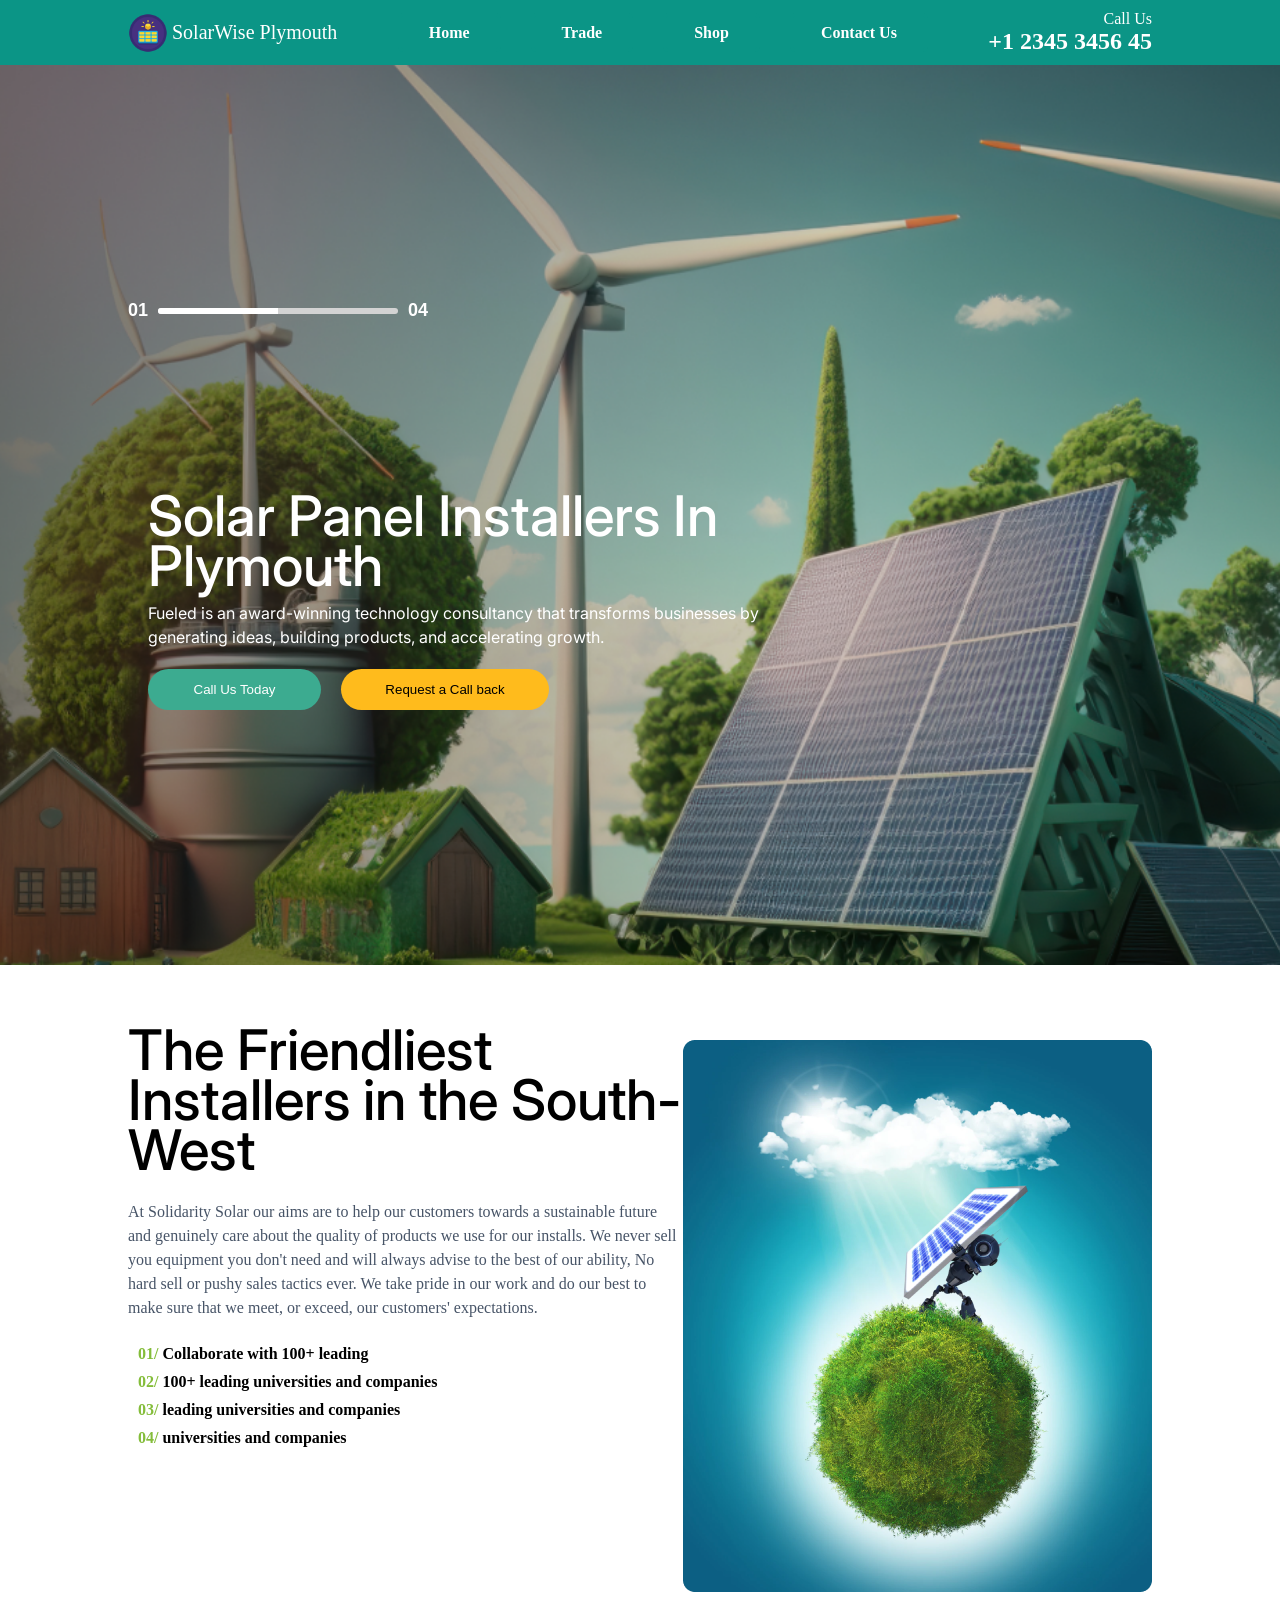
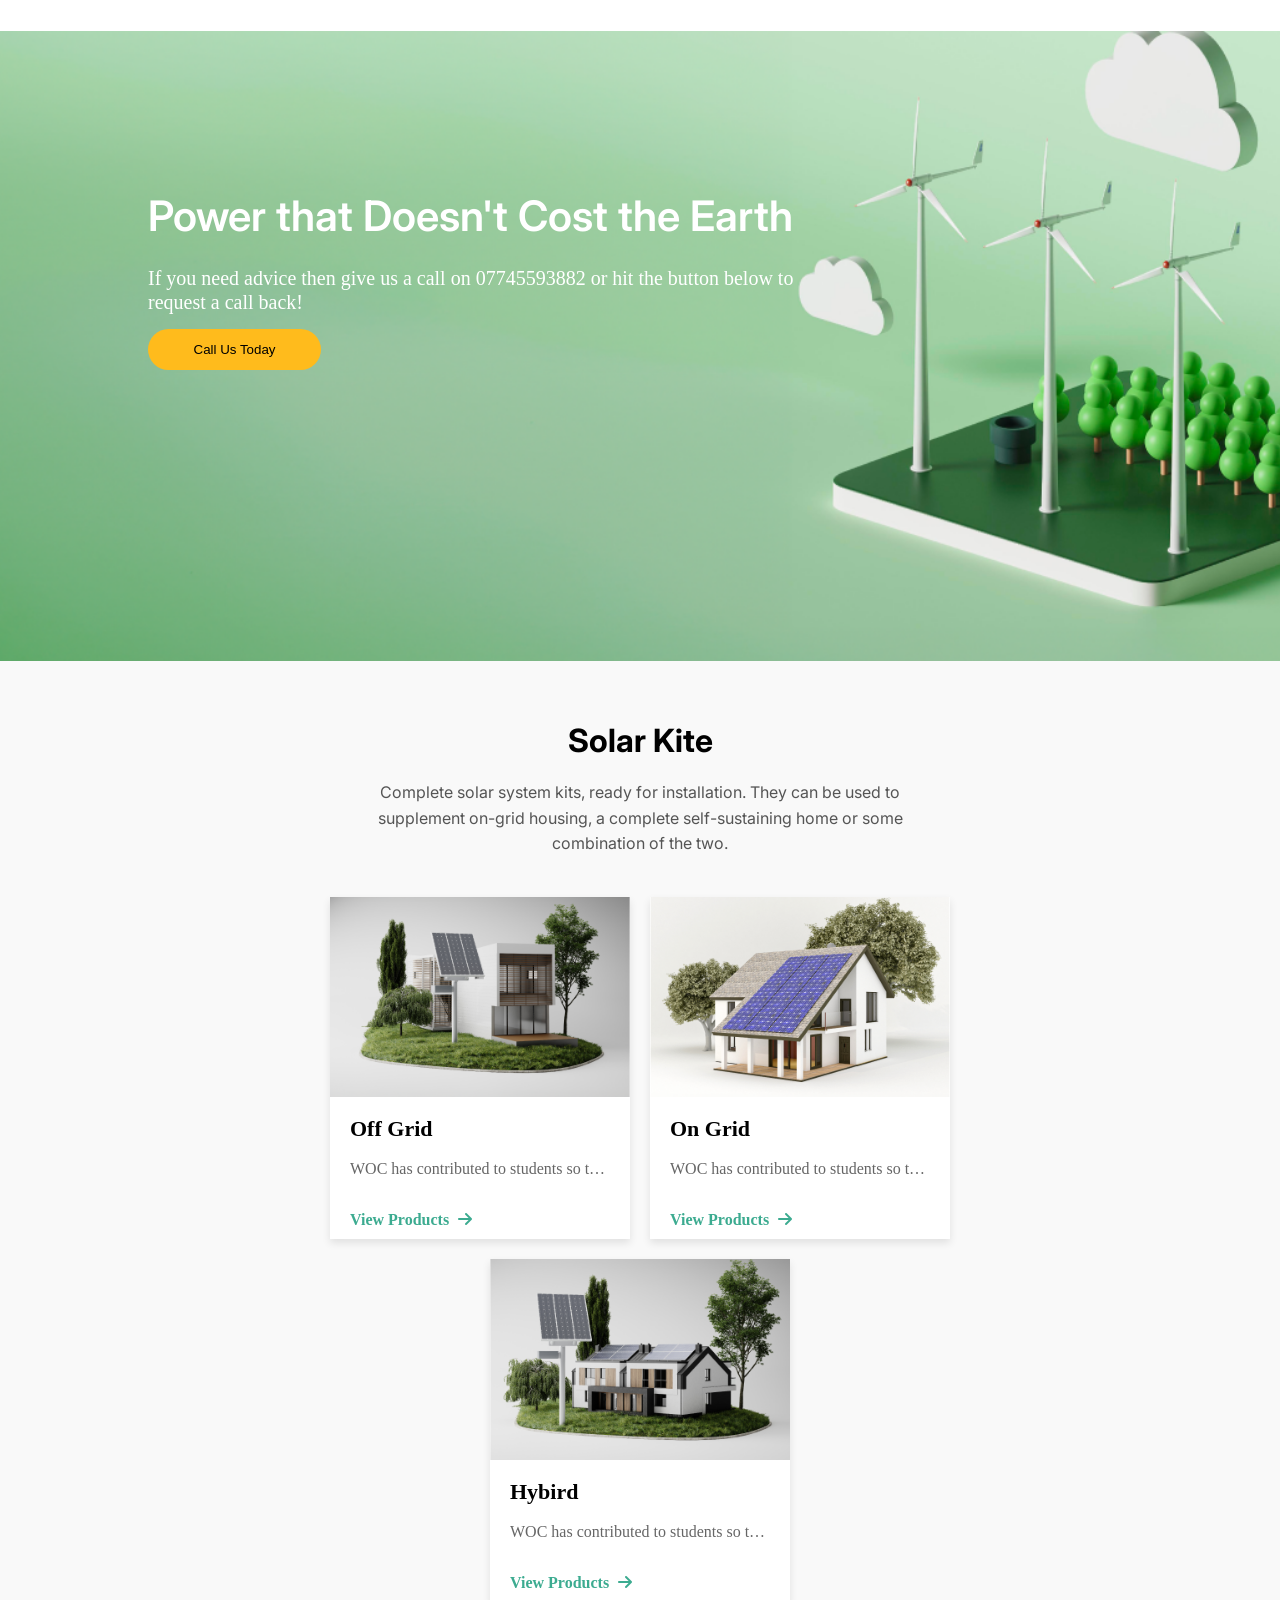
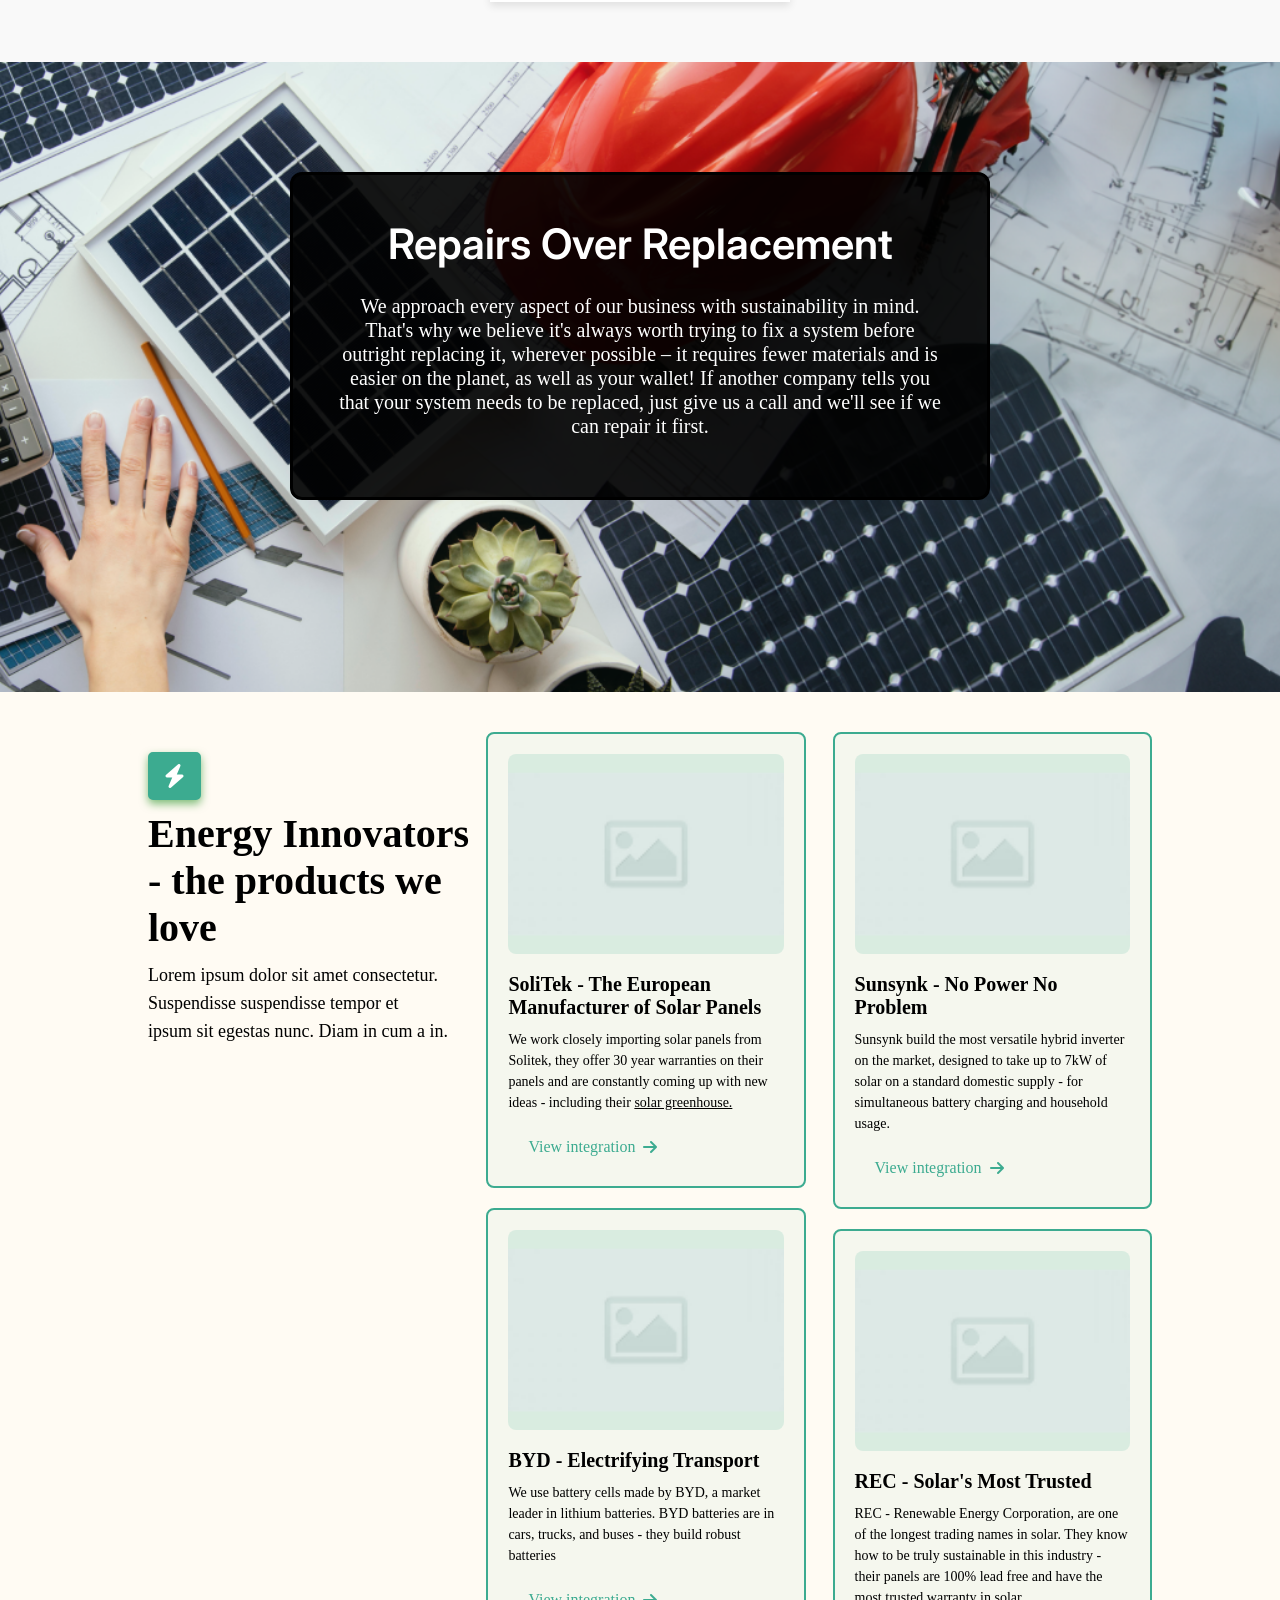
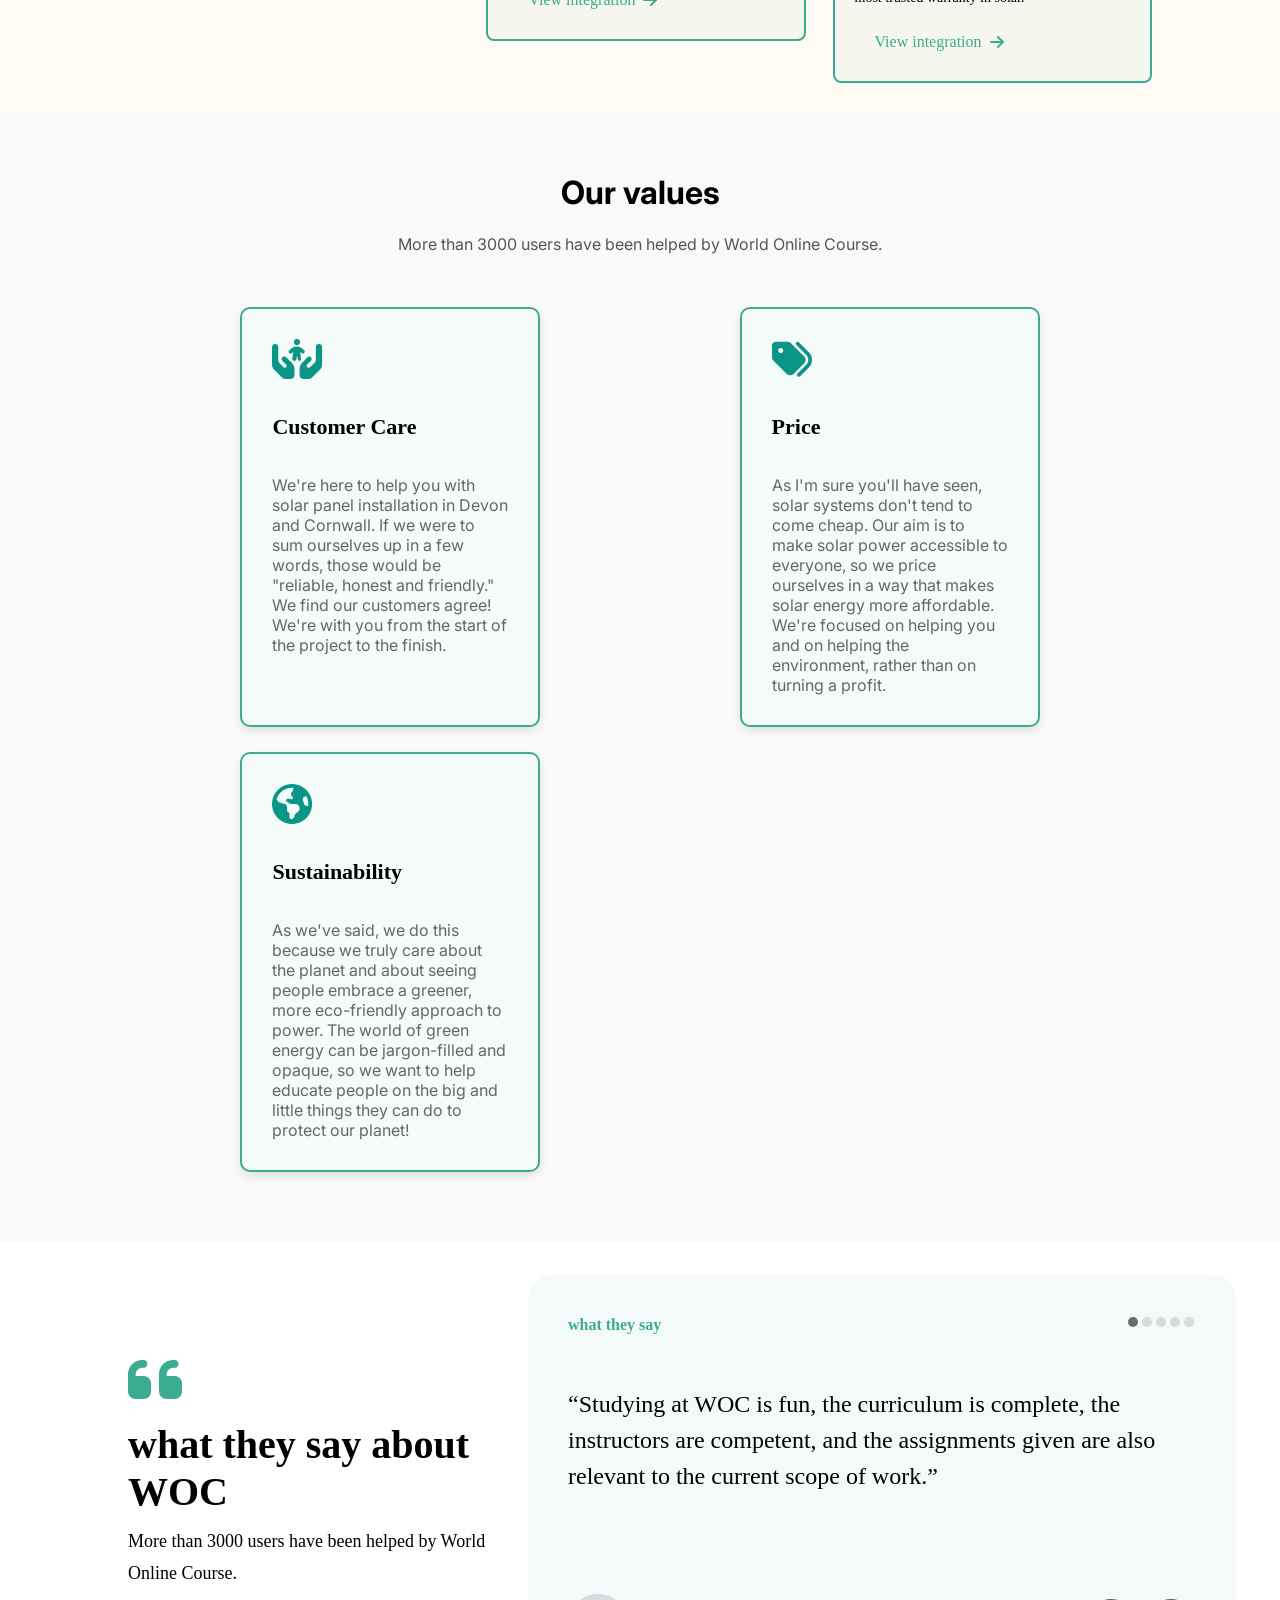
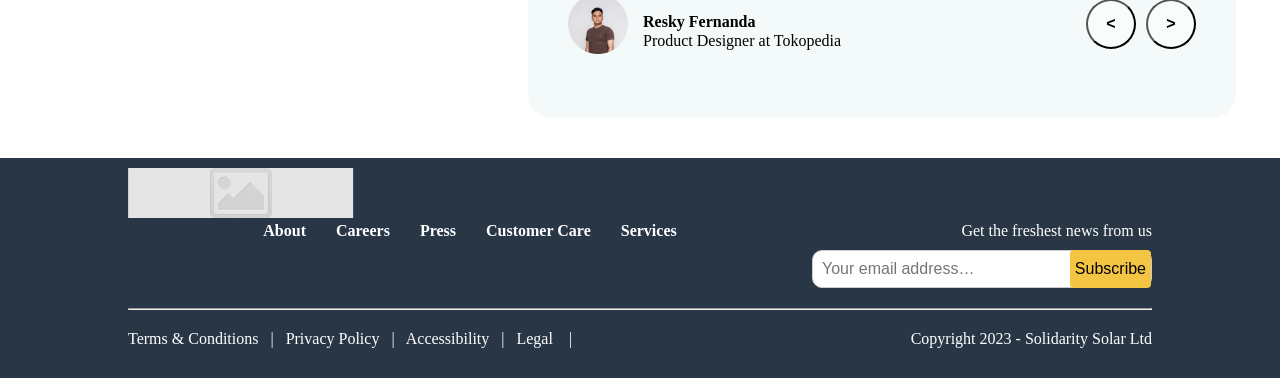
<file: -Landing-Page-Solar-master/index.html>
<!DOCTYPE html>
<html lang="en">
<head>
    <meta charset="UTF-8">
    <meta name="viewport" content="width=device-width, initial-scale=1.0">
    <link rel="stylesheet"
        href="https://cdnjs.cloudflare.com/ajax/libs/font-awesome/6.6.0/css/all.min.css"
        integrity="sha512-Kc323vGBEqzTmouAECnVceyQqyqdsSiqLQISBL29aUW4U/M7pSPA/gEUZQqv1cwx4OnYxTxve5UMg5GT6L4JJg=="
        crossorigin="anonymous" referrerpolicy="no-referrer" />
    <link rel="preconnect" href="https://fonts.googleapis.com">
    <link rel="preconnect" href="https://fonts.gstatic.com" crossorigin>
    <link
        href="https://fonts.googleapis.com/css2?family=Inter:ital,opsz,wght@0,14..32,100..900;1,14..32,100..900&family=Open+Sans:ital,wght@0,300..800;1,300..800&display=swap"
        rel="stylesheet">
    <link rel="icon" type="image/x-icon" href="./asset/logo.png">
    <link rel="stylesheet" href="./Css/style.css">
    <title>SolarWise Plymouth</title>
</head>
<body>
    <!-- Build Navbar -->
    <nav>
        <div class="container">
            <div class="logo">
                <img src="./asset/logo.png" alt="logo">SolarWise Plymouth
            </div>
            <div class="menu-toggle" id="menu-toggle">
                <i class="fa-solid fa-bars"></i>
            </div>
            <div class="links" id="nav-links">
                <ul>
                    <li><a href="#home">Home</a></li>
                    <li><a href="#">Trade</a></li>
                    <li><a href="#solar">Shop</a></li>
                    <li><a href="#">Contact Us</a></li>
                </ul>
            </div>
            <div class="call">
                <p>Call Us</p>
                <h2>+1 2345 3456 45</h2>
            </div>
        </div>
    </nav>
    <!-- End Build Navbar -->
    <!--  build header-->
    <header id="home">
        <div class="container">
            <div class="loading">
                <span>01</span>
                <div class="progress-bar-container">
                    <div class="progress"></div>
                </div>
                <span>04</span>
            </div>
            <div class="text">
                <h2>Solar Panel Installers In Plymouth</h2>
                <p>Fueled is an award-winning technology consultancy that
                    transforms businesses by generating ideas, building
                    products, and accelerating growth.</p>
                <div class="btn">
                    <button class="call-btn">Call Us Today</button>
                    <button class="request-btn">Request a Call back</button>
                </div>
            </div>
        </div>
    </header>
    <!-- end build header -->
    <!-- build about -->
    <div class="about">
        <div class="container">
            <div class="info-about">
                <div class="about-text">
                    <h2>
                        The Friendliest Installers in the South-West
                    </h2>
                    <p>At Solidarity Solar our aims are to help our customers
                        towards a sustainable future and genuinely care about
                        the quality of products we use for our installs. We
                        never sell you equipment you don't need and will always
                        advise to the best of our ability, No hard sell or pushy
                        sales tactics ever. We take pride in our work and do our
                        best to make sure that we meet, or exceed, our
                        customers' expectations.
                    </p>
                    <ul>
                        <li>
                            <span>01/</span> Collaborate with 100+ leading
                        </li>
                        <li>
                            <span>02/</span> 100+ leading universities and
                            companies
                        </li>
                        <li>
                            <span>03/</span> leading universities and companies
                        </li>
                        <li>
                            <span>04/</span> universities and companies
                        </li>
                    </ul>
                </div>
                <div class="about-img">
                    <img src="./asset/Rectangle 30.png" alt="">
                </div>
            </div>
        </div>
    </div>
    <!-- end about -->
    <!-- build Power -->
    <div class="power">
        <div class="container">
            <div class="info-power">
                <h2>Power that Doesn't Cost the Earth</h2>
                <p>If you need advice then give us a call on 07745593882 or hit
                    the button below to request a call back!</p>
                <button class="call-btn">Call Us Today</button>
            </div>
        </div>
    </div>
    <!-- End build Power -->
    <!--build solar Kite -->
    <section class="kite" id="solar">
        <div class="container">
            <div class="solar-kite">
                <div class="info-kite">
                    <h2>Solar Kite</h2>
                    <p>Complete solar system kits, ready for installation. They
                        can be used to supplement on-grid housing, a complete
                        self-sustaining home or some combination of the two.</p>
                </div>
                <div class="cards">
                    <div class="card">
                        <img src="./asset/solar-panels-meadow 2 (2).png" alt="">
                        <h4>Off Grid</h4>
                        <p>WOC has contributed to students so that they can work
                            in their dream company, we will continue to stick to
                            our commitment to create an advanced generation,</p>
                        <a href="#">View Products <i
                                class="fa-solid fa-arrow-right"></i></a>
                    </div>
                    <div class="card">
                        <img src="./asset/solar-panels-meadow 2 (1).png" alt="">
                        <h4>On Grid</h4>
                        <p>WOC has contributed to students so that they can work
                            in their dream company, we will continue to stick to
                            our commitment to create an advanced generation,</p>
                        <a href="#">View Products <i
                                class="fa-solid fa-arrow-right"></i></a>
                    </div>
                    <div class="card">
                        <img src="./asset/solar-panels-meadow 2.png" alt="">
                        <h4>Hybird</h4>
                        <p>WOC has contributed to students so that they can work
                            in their dream company, we will continue to stick to
                            our commitment to create an advanced generation,</p>
                        <a href="#">View Products <i
                                class="fa-solid fa-arrow-right"></i></a>
                    </div>
                </div>
            </div>
        </div>
    </section>
    <!--End build solar Kite -->
    <!-- build Replace -->
    <div class="replace">
        <div class="container">
            <div class="info-replace">
                <div class="border-replace">
                    <h1>Repairs Over Replacement</h1>
                    <p>We approach every aspect of our business with
                        sustainability
                        in mind. That's why we believe it's always worth trying
                        to
                        fix a system before outright replacing it, wherever
                        possible
                        – it requires fewer materials and is easier on the
                        planet,
                        as well as your wallet! If another company tells you
                        that
                        your system needs to be replaced, just give us a call
                        and
                        we'll see if we can repair it first.</p>
                </div>
            </div>
        </div>
    </div>
    <!-- end Replace -->
    <!-- start build Products -->
    <div class="products">
        <div class="container">
            <div class="product-list">
                <div class="energy">
                    <div class="power-energy">
                        <i class="fa-solid fa-bolt"></i>
                    </div>
                    <div class="power-text">
                        <h2>Energy Innovators<br> - the products we love</h2>
                        <p>Lorem ipsum dolor sit amet consectetur. <br>
                            Suspendisse suspendisse tempor et <br> ipsum sit
                            egestas nunc. Diam in cum a in.</p>
                    </div>
                </div>
                <div class="energy-cards">
                    <div class="cards-energy">
                        <div class="card-energy">
                            <img src="./asset/Frame 89.png" alt="">
                            <h4>SoliTek - The European Manufacturer of Solar
                                Panels</h4>
                            <p>We work closely importing solar panels from
                                Solitek, they offer 30 year warranties on their
                                panels and are constantly coming up with new
                                ideas - including their <u>solar greenhouse.</u>
                            </p>
                            <a href="#">View integration &nbsp; <i
                                    class="fa-solid fa-arrow-right"></i></a>
                        </div>
                        <div class="card-energy">
                            <img src="./asset/Frame 89.png" alt="">
                            <h4>BYD - Electrifying Transport</h4>
                            <p>We use battery cells made by BYD, a market leader
                                in lithium batteries. BYD batteries are in cars,
                                trucks, and buses - they build robust batteries
                            </p>
                            <a href="#">View integration &nbsp;
                                <i class="fa-solid fa-arrow-right"></i></a>
                        </div>
                    </div>
                    <div class="cards-energy">
                        <div class="card-energy">
                            <img src="./asset/Frame 89.png" alt="">
                            <h4>Sunsynk - No Power No Problem</h4>
                            <p>Sunsynk build the most versatile hybrid inverter
                                on the market, designed to take up to 7kW of
                                solar on a standard domestic supply - for
                                simultaneous battery charging and household
                                usage.
                            </p>
                            <a href="#">View integration &nbsp; <i
                                    class="fa-solid fa-arrow-right"></i></a>
                        </div>
                        <div class="card-energy">
                            <img src="./asset/Frame 89.png" alt="">
                            <h4>REC - Solar's Most Trusted</h4>
                            <p>REC - Renewable Energy Corporation, are one of
                                the longest trading names in solar. They know
                                how to be truly sustainable in this industry -
                                their panels are 100% lead free and have the
                                most trusted warranty in solar.
                            </p>
                            <a href="#">View integration &nbsp;<i
                                    class="fa-solid fa-arrow-right"></i></a>
                        </div>
                    </div>
                </div>
            </div>
        </div>
    </div>
    <!-- End build Products -->
    <!-- Build Value -->
    <section class="kite" id="">
        <div class="container">
            <div class="value-kite">
                <div class="info-kite">
                    <h2>Our values</h2>
                    <p>More than 3000 users have been helped by World Online
                        Course.</p>
                </div>
                <div class="Cards">
                    <div class="cardies">
                        <!-- <img src="./asset/Customer Loyalty.png" alt=""> -->
                        <i class="fa-solid fa-hands-holding-child"></i>
                        <h4>Customer Care</h4>
                        <p>We're here to help you with solar panel installation
                            in Devon and Cornwall. If we were to sum ourselves
                            up in a few words, those would be "reliable, honest
                            and friendly." We find our customers agree! We're
                            with you from the start of the project to the
                            finish.</p>
                    </div>
                    <div class="cardies">
                        <!-- <img src="./asset/solar-panels-meadow 2 (1).png" alt=""> -->
                        <i class="fa-solid fa-tags"></i>
                        <h4>Price</h4>
                        <p>As I'm sure you'll have seen, solar systems don't
                            tend to come cheap. Our aim is to make solar power
                            accessible to everyone, so we price ourselves in a
                            way that makes solar energy more affordable. We're
                            focused on helping you and on helping the
                            environment, rather than on turning a profit.</p>
                    </div>
                    <div class="cardies">
                        <!-- <img src="./asset/solar-panels-meadow 2.png" alt=""> -->
                        <i class="fa-solid fa-earth-americas"></i>
                        <h4>Sustainability</h4>
                        <p>As we've said, we do this because we truly care about
                            the planet and about seeing people embrace a
                            greener, more eco-friendly approach to power. The
                            world of green energy can be jargon-filled and
                            opaque, so we want to help educate people on the big
                            and little things they can do to protect our planet!
                        </p>
                    </div>
                </div>
            </div>
        </div>
    </section>
    <!-- End Build Value -->
    <!-- build WOC -->
    <div class="WOC">
        <div class="container">
            <div class="bio">
                <div class="text-bio">
                    <div class="bio-icon">
                        <i class="fa-solid fa-quote-left"></i>
                    </div>
                    <h2>what they say about WOC</h2>
                    <p>More than 3000 users have been helped by World Online
                        Course.</p>
                </div>
                <div class="box-bio">
                    <div class="box-text">
                        <p>what they say</p>
                        <ul class="dots">
                            <li class="active"></li>
                            <li></li>
                            <li></li>
                            <li></li>
                            <li></li>
                        </ul>
                    </div>
                    <h3>“Studying at WOC is fun, the curriculum is complete, the
                        instructors are competent, and the assignments given are
                        also relevant to the current scope of work.”</h3>
                    <div class="person-bio">
                        <div class="info-bio">
                            <img src="./asset/EDITED-27 - Copy 1.png" alt=""
                                srcset="">
                            <div class="info-text">
                                <h5>Resky Fernanda</h5>
                                <h6>Product Designer at Tokopedia</h6>
                            </div>
                        </div>
                        <div class="buttons">
                            <button>
                                < </button>
                                    <button>></button>
                        </div>
                    </div>
                </div>
            </div>
        </div>
    </div>
    <!--End build WOC -->
    <!-- Build footer -->
    <footer>
        <div class="container">
            <div class="footer-services">
                <img src="./asset/image 9.png" alt="">
                <div class="services">
                    <div class="links">
                        <ul>
                            <li>
                                About
                            </li>
                            <li>
                                Careers
                            </li>
                            <li>
                                Press
                            </li>
                            <li>
                                Customer Care
                            </li>
                            <li>
                                Services
                            </li>
                        </ul>
                    </div>
                    <div class="form">
                        <p>Get the freshest news from us</p>
                        <div class="likes">
                            <input type="email" name="" id=""
                            placeholder="Your email address…">
                        <button type="submit">Subscribe</button>
                        </div>
                    </div>
                </div>
                <hr>
                <div class="services-two">
                    <div class="policy">
                        <p>Terms & Conditions &nbsp; | &nbsp; Privacy Policy
                            &nbsp;
                            | &nbsp; Accessibility &nbsp; | &nbsp; Legal &nbsp;
                            &nbsp;|
                        </p>
                    </div>
                    <div class="copy">
                        <p>
                            Copyright 2023 - Solidarity Solar Ltd
                        </p>
                    </div>
                </div>
            </div>
        </div>
    </footer>
    <!-- End Build footer -->
</body>
<script src="./js/main.js"></script>
</html>
</file>
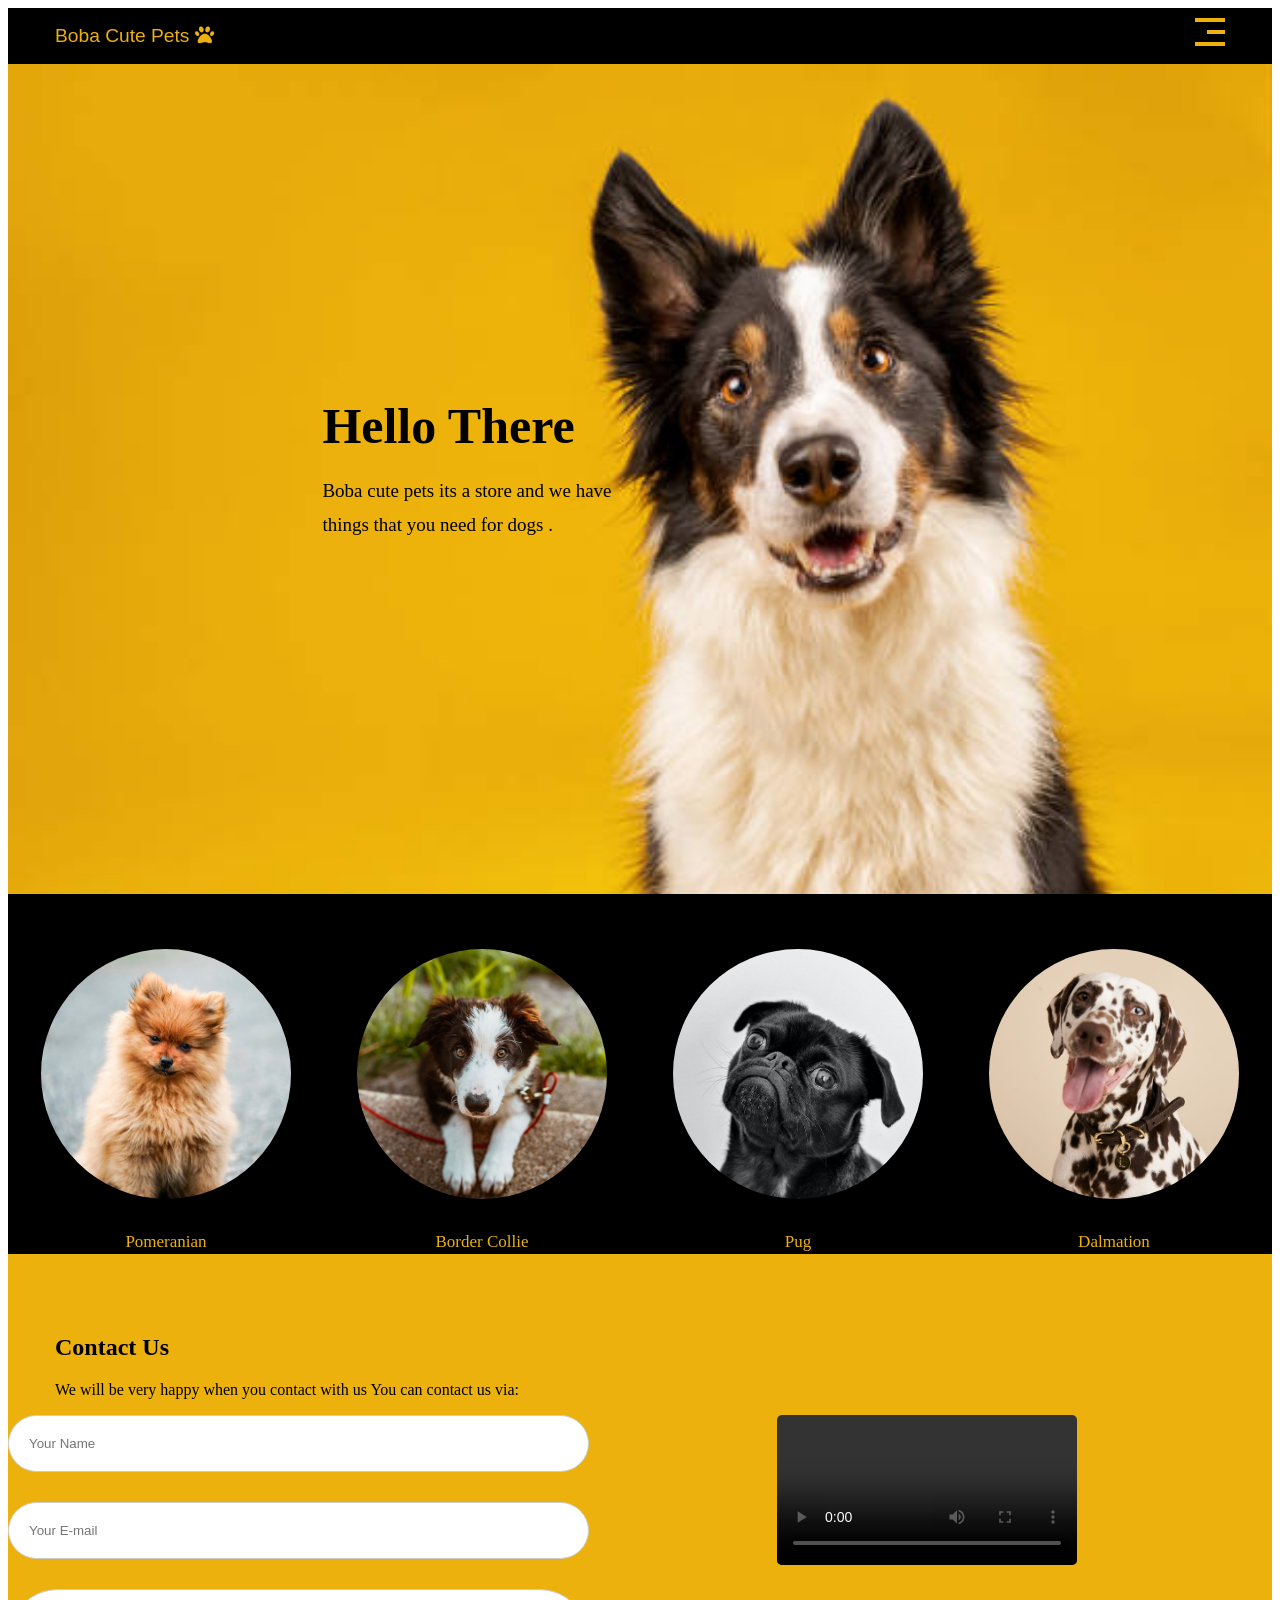
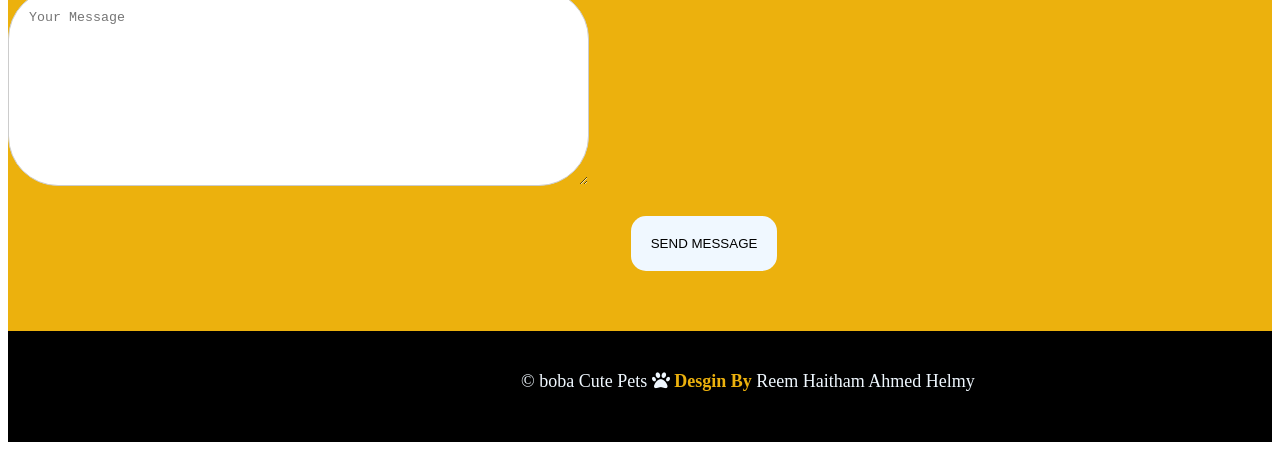
<file: Boba-Cute-Pets-master/index.html>
<!DOCTYPE html>
<html lang="en">
<head>
    <meta charset="UTF-8">
    <meta http-equiv="X-UA-Compatible" content="IE=edge">
    <meta name="viewport" content="width=device-width, initial-scale=1.0">
    <meta name="viewport" content="width=device-width, initial-scale=1.0">
    <link rel="stylesheet" href="https://cdnjs.cloudflare.com/ajax/libs/font-awesome/6.2.0/css/all.min.css">
    <link rel="stylesheet" href="css/home.css">
    <link rel="stylesheet" href="css/conntact.css">
    <title>Pet</title>
</head>
<body>
    <!--start header-->
    <div class="header">
        <div class="container">
            <a class="logo" href="index.html"> Boba Cute Pets <i class="fa-solid fa-paw"></i></a>
            <div class="links">
                <span class="icon">
                   <!-- <i class="fa-solid fa-bars"></i>-->
                    <span></span>
                    <span></span>
                    <span></span>
                </span>
                <ul>
                    <li><a href="index.html">Home</a></li>
                    <li><a href="about.html">About</a></li>
                    <li><a href="shop.html">Shop</a></li>
                    <li><a href="health.html">Health</a></li>
                    <li><a href="care.html">Care</a></li>
                    <li><a href="training.html">Training</a></li>
                    <li><a href="#home">Contact</a></li>
                </ul>
            </div>
        </div>
    </div>
    <!--landing-->
    <div class="landing">
        <div class="intro-text">
            <h1>Hello There</h1>
            <p>Boba cute pets its a store and we have things that you need for dogs . </p>
        </div>
    </div>
    <div class="cards-list">
        <div class="card">
            <div class="card_image">
                <img src="image/pexels-photo-3687770.jpeg" alt="" title="Dog">
            </div>
            <div class="card_title">
                <p> Pomeranian </p>
            </div>
        </div>
        
        <!---->
        <div class="card">
            <div class="card_image">
                <img src="image/pexels-photo-2820134.jpeg" alt="" title="Dog">
            </div>
            <div class="card_title">
                <p> Border Collie </p>
            </div>
        </div>
        <!---->
        <div class="card">
            <div class="card_image">
                <img src="image/pexels-photo-1851164.jpeg" alt="" title="Dog">
            </div>
            <div class="card_title">
                <p> Pug </p>
            </div>
        </div>
        <!---->
        <div class="card">
            <div class="card_image">
                <img src="image/bafdf068eb727fe5012a349429a3d93e.jpg" alt="" title="Dog">
            </div>
            <div class="card_title">
                <p> Dalmation </p>
            </div>
        </div>
        <!--contact-->
        <a name="home"></a>
        <div class="contact">
            <div class="container">
                <div class="main-heading"></div>
                <h2>Contact Us</h2>
                <p>We will be very happy when you contact with us You can contact us via: </p>
            </div>
            <div class="content">
                <form action="">
                    <input class="main-input" type="text" name="name"  placeholder="Your Name">
                    <input class="main-input" type="email" name="mail"  placeholder="Your E-mail">
                    <textarea name="message" id=""
                    placeholder="Your Message" class="main-input"></textarea>
                    <input type="submit" value="Send Message">

                </form>
                <div class="info">
                    <video controls>
                        <source src="image/83e4fc8fb13380d3342e19305662ec98.mp4" type="video/mp4">
                    </video>

                </div>
            </div>
               </div>
            <!--footer-->
            <div class="footer"> &nbsp;&nbsp;&nbsp;&nbsp;&nbsp;&nbsp;&nbsp;&nbsp;&nbsp;&nbsp;&nbsp;&nbsp;&nbsp;&nbsp;&nbsp;&nbsp;&nbsp;&nbsp;&nbsp;&nbsp;&nbsp;&nbsp;&nbsp;&nbsp;&nbsp;&nbsp;&nbsp;&nbsp;&nbsp;&nbsp;&nbsp;&nbsp;&nbsp;&nbsp;&nbsp;&nbsp;&nbsp;&nbsp;&nbsp;&nbsp;&nbsp;&nbsp;&nbsp;&nbsp;&nbsp;&nbsp;&nbsp;&nbsp;&nbsp;&nbsp;&nbsp;&nbsp;&nbsp;&nbsp;&nbsp;&nbsp;&nbsp;&nbsp;&nbsp;&nbsp;&nbsp;&nbsp;&nbsp;&nbsp;&nbsp;&nbsp;&nbsp;&nbsp;&nbsp;&nbsp;&nbsp;&nbsp;&nbsp;&nbsp;&nbsp;&nbsp;&nbsp;&nbsp;&nbsp;&nbsp;&nbsp;&nbsp;&nbsp;&nbsp;&nbsp;&nbsp;&nbsp;&nbsp;&nbsp;&nbsp;&nbsp;&nbsp;&nbsp;&nbsp;&nbsp;&nbsp;&nbsp;&nbsp;&nbsp;&nbsp;&nbsp;&nbsp;&nbsp;&nbsp;&nbsp;&nbsp;&nbsp;&nbsp;&nbsp;&nbsp;&nbsp;&nbsp;&nbsp;&nbsp;&copy; boba Cute Pets <i class="fa-solid fa-paw"></i>
            <span> Desgin By</span> 
            Reem Haitham Ahmed Helmy
            </div>

       
</body>
</html>
</file>
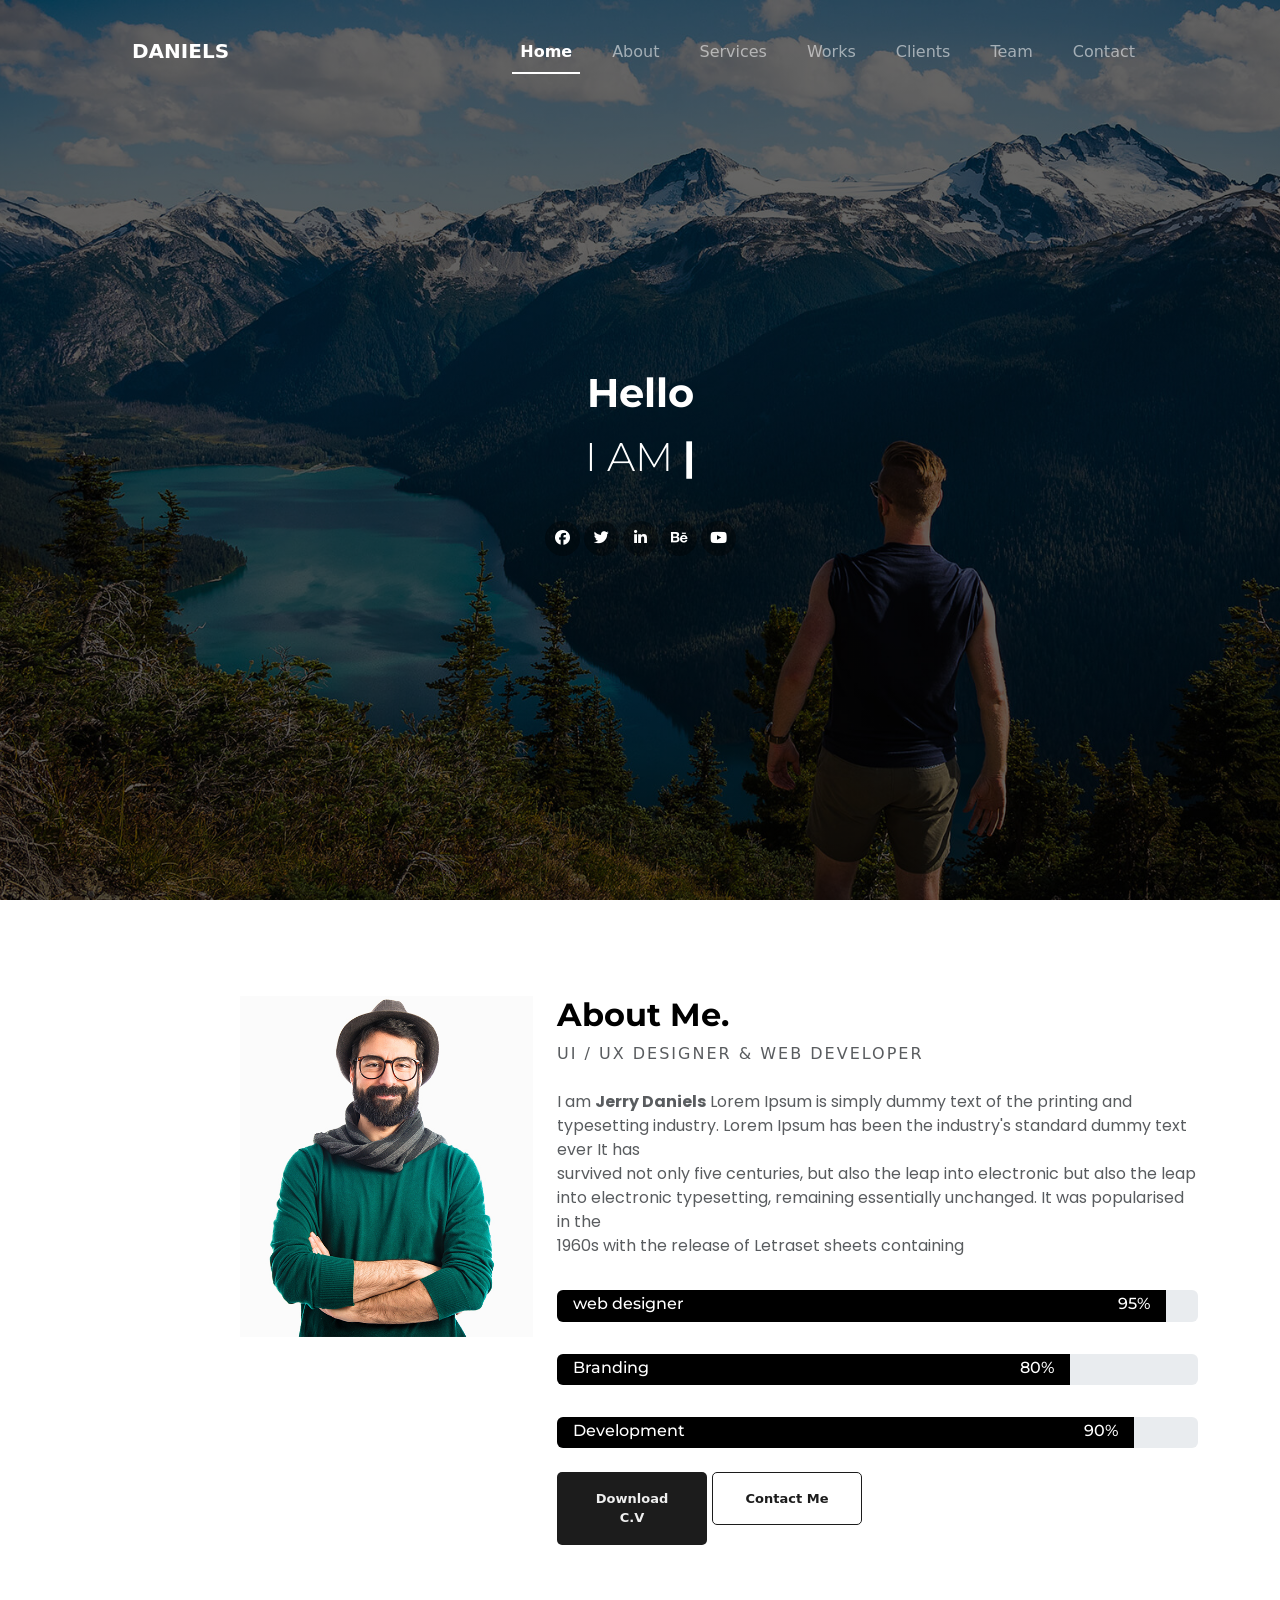
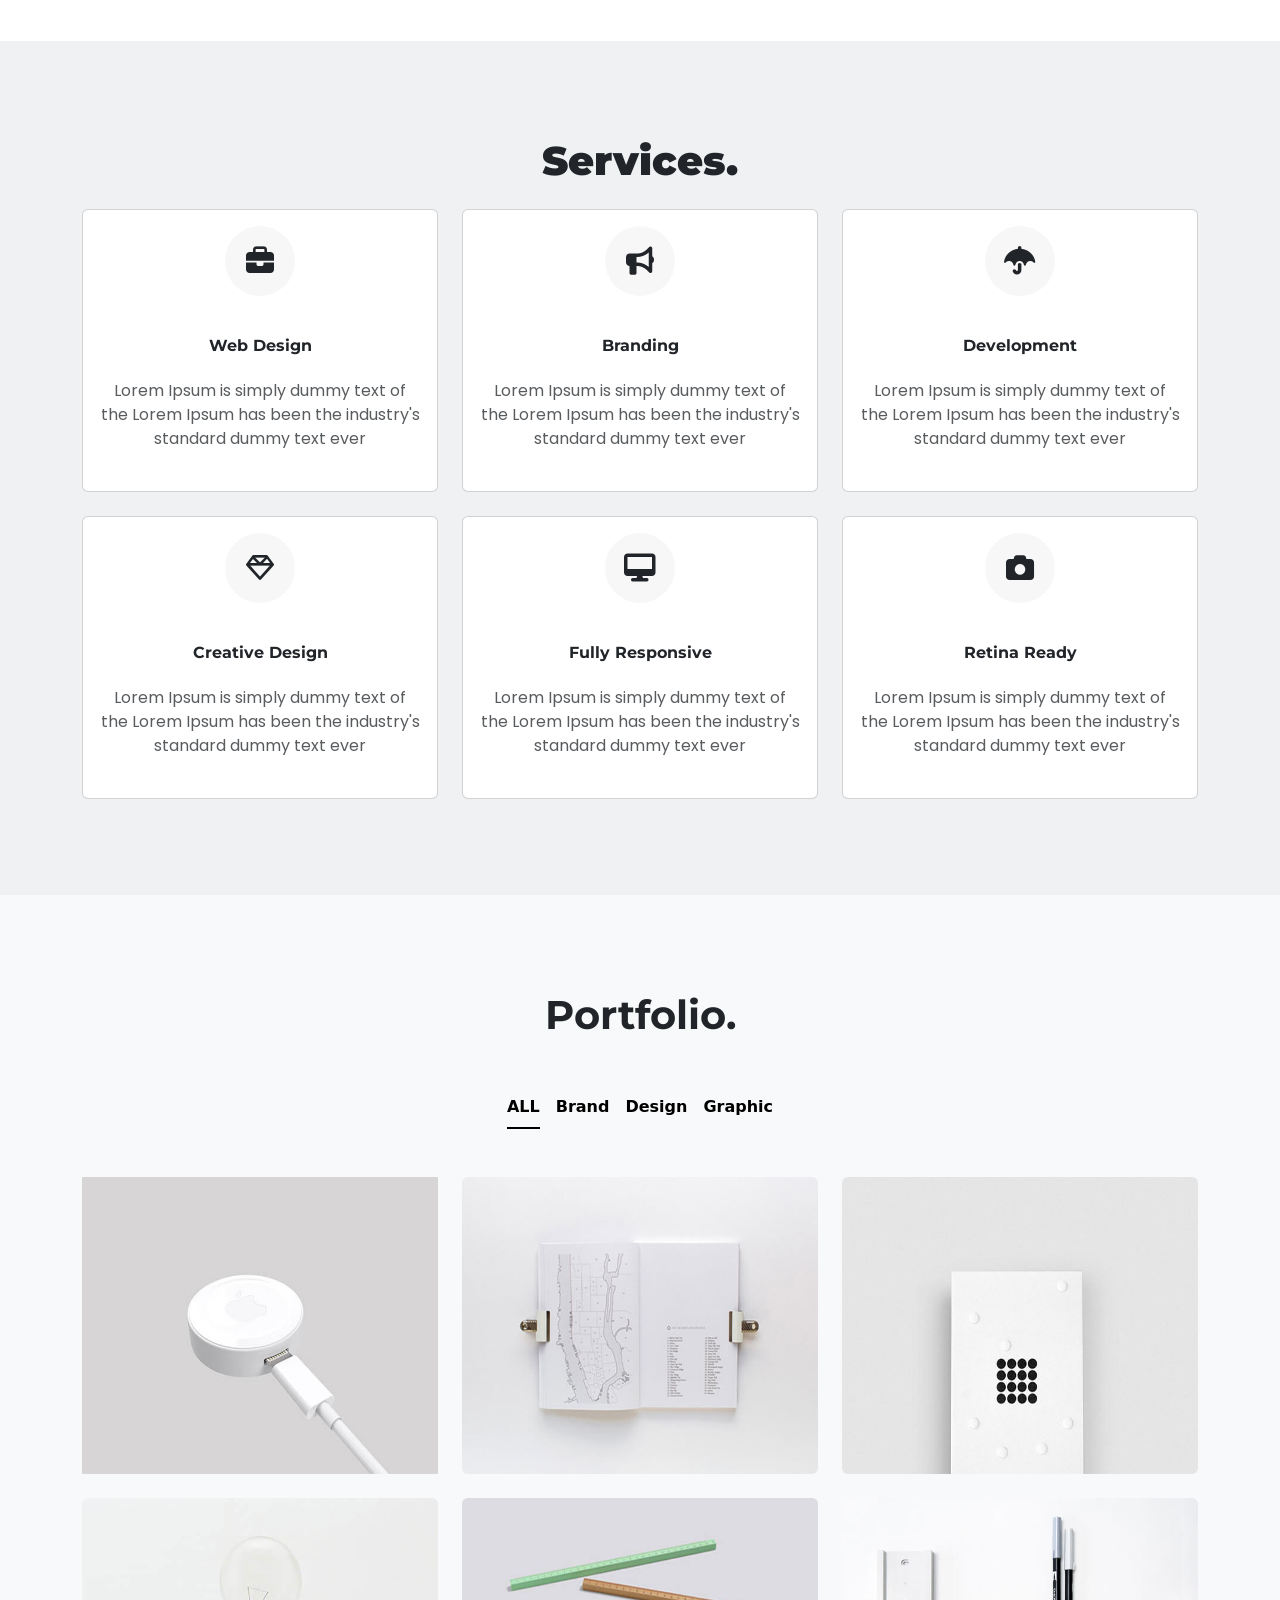
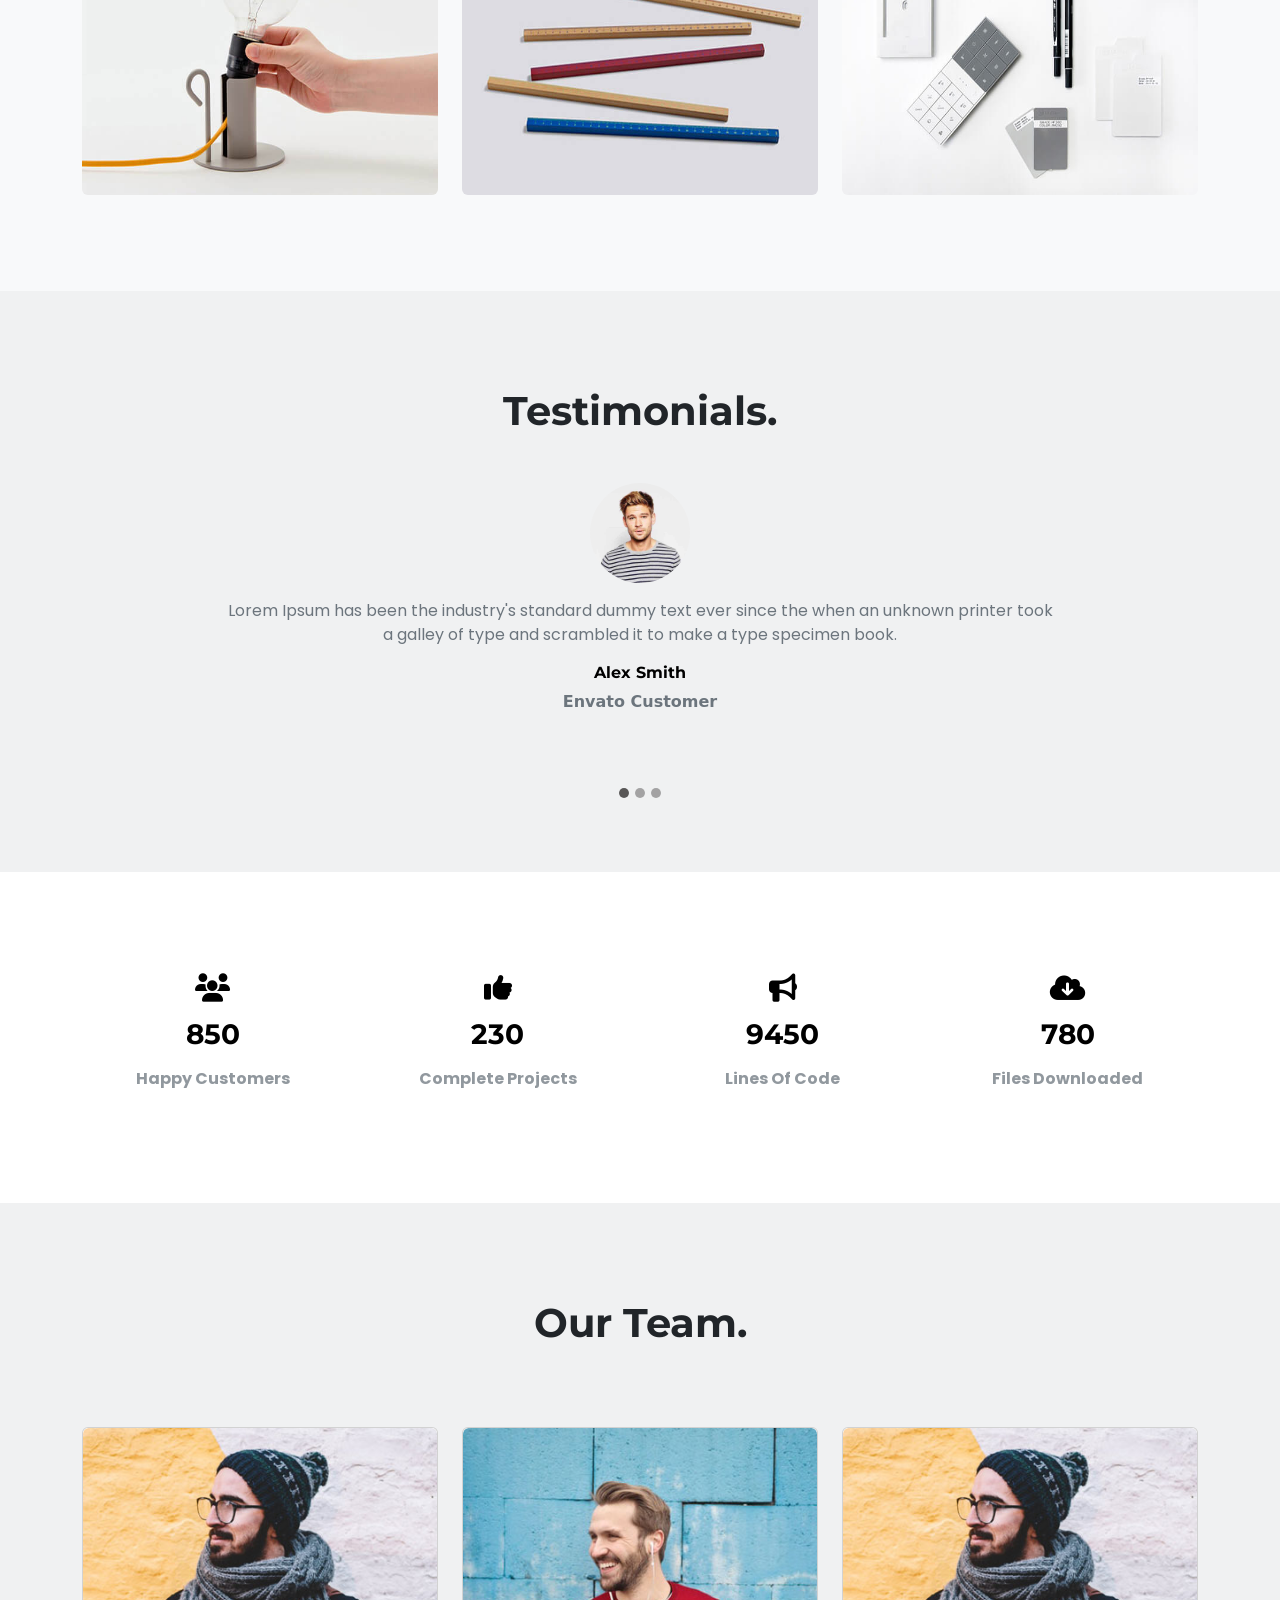
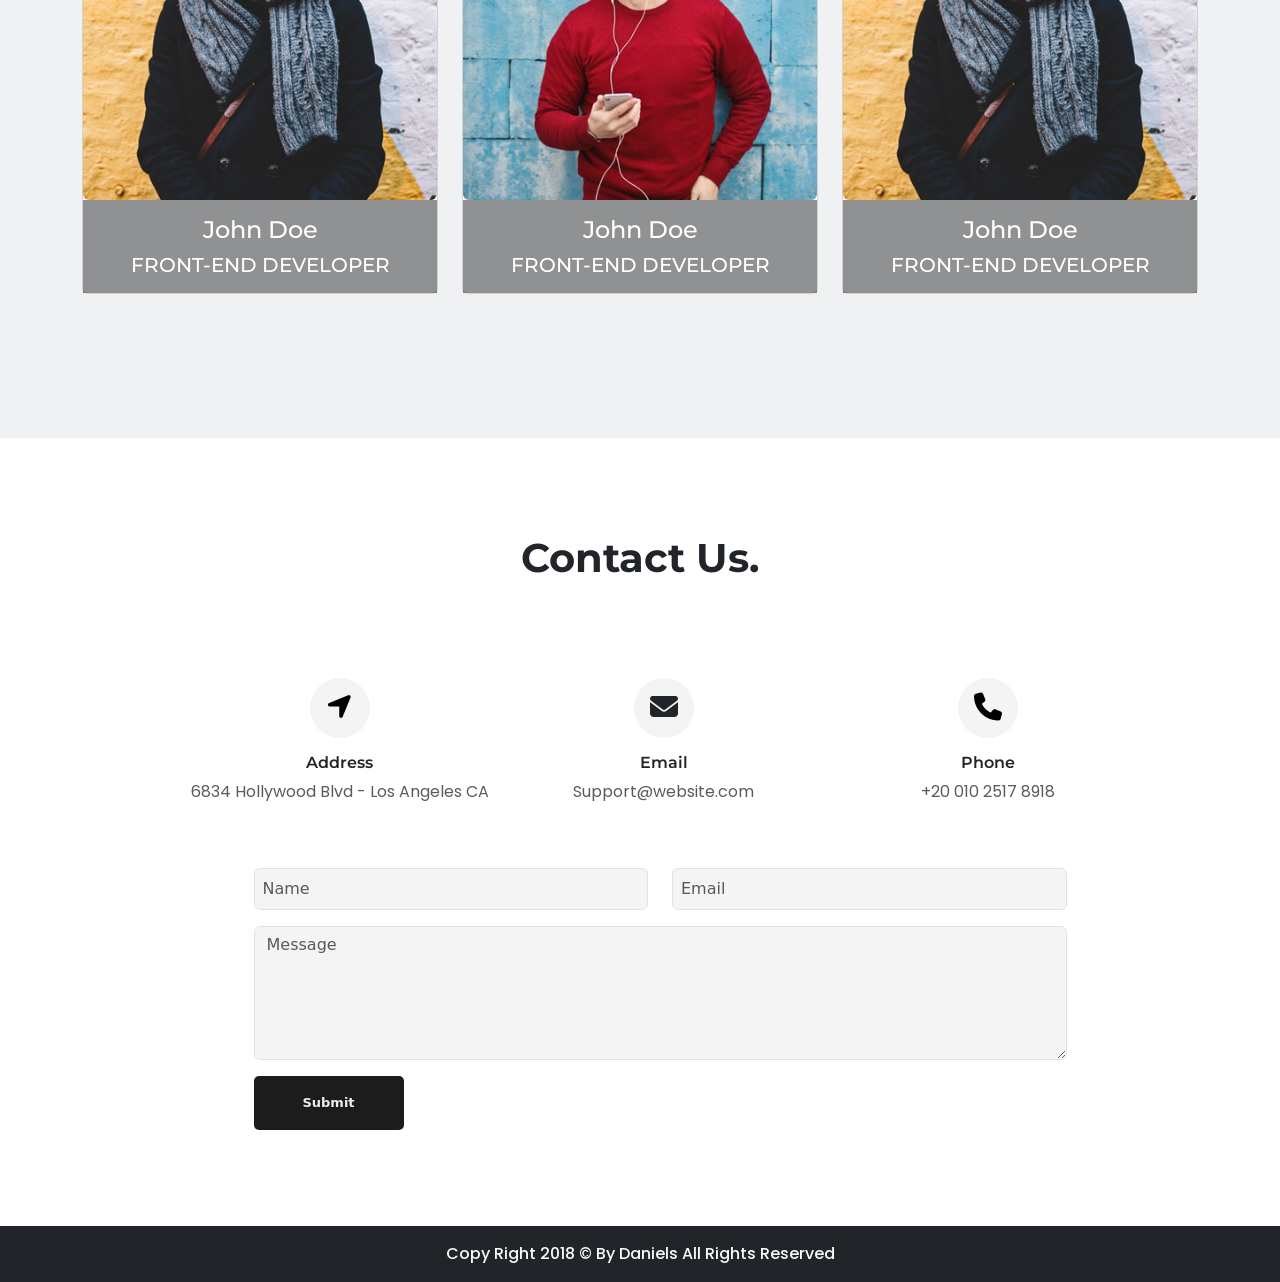
<file: Daniels-main/index.html>
<!DOCTYPE html>
<html lang="en">
<head>
    <meta charset="UTF-8">
    <meta name="viewport" content="width=device-width, initial-scale=1.0">
    <link
        href="https://fonts.googleapis.com/css2?family=Montserrat:ital,wght@0,100..900;1,100..900&family=Nunito:ital,wght@0,200..1000;1,200..1000&display=swap"
        rel="stylesheet">
    <link rel="stylesheet"
        href="https://cdnjs.cloudflare.com/ajax/libs/font-awesome/6.5.2/css/all.min.css"
        integrity="sha512-SnH5WK+bZxgPHs44uWIX+LLJAJ9/2PkPKZ5QiAj6Ta86w+fsb2TkcmfRyVX3pBnMFcV7oQPJkl9QevSCWr3W6A=="
        crossorigin="anonymous" referrerpolicy="no-referrer" />
    <link rel="preconnect" href="https://fonts.googleapis.com">
    <link rel="preconnect" href="https://fonts.gstatic.com" crossorigin>
    <link
        href="https://fonts.googleapis.com/css2?family=Montserrat:ital,wght@0,100..900;1,100..900&family=Nunito+Sans:ital,opsz,wght@0,6..12,200..1000;1,6..12,200..1000&family=Nunito:ital,wght@0,200..1000;1,200..1000&family=Poppins:ital,wght@0,100;0,200;0,300;0,400;0,500;0,600;0,700;0,800;0,900;1,100;1,200;1,300;1,400;1,500;1,600;1,700;1,800;1,900&display=swap"
        rel="stylesheet">
    <link rel="stylesheet" href="./css/style.css">
    <link rel="stylesheet" href="./css/bootstrap.min.css">
    <title>Daniels</title>
</head>
<body data-bs-spy="scroll" data-bs-target="#navbar-spy">
    <!-- start navbar -->
    <nav
        class="navbar navbar-expand-lg bg-transparent fixed-top text-white navbar-dark px-3">
        <div class="container">
            <a class="navbar-brand text-uppercase fs-5 fw-bold pt-4 logo"
                href="#">daniels</a>
            <button class="navbar-toggler" type="button"
                data-bs-toggle="collapse"
                data-bs-target="#navbarSupportedContent"
                aria-controls="navbarSupportedContent" aria-expanded="false"
                aria-label="Toggle navigation">
                <span class="navbar-toggler-icon"></span>
            </button>
            <div class="collapse navbar-collapse" id="navbarSupportedContent">
                <ul
                    class="navbar-nav nav-underline ms-auto mb-2 mb-lg-0 pt-4 ul-link gap-4">
                    <li class="nav-item">
                        <a class="nav-link active" aria-current="page"
                            href="#home">Home</a>
                    </li>
                    <li class="nav-item">
                        <a class="nav-link" href="#about">About</a>
                    </li>
                    <li class="nav-item">
                        <a class="nav-link" href="#service">Services</a>
                    </li>
                    <li class="nav-item">
                        <a class="nav-link" href="#portfolio">Works</a>
                    </li>
                    <li class="nav-item">
                        <a class="nav-link" href="#client">Clients</a>
                    </li>
                    <li class="nav-item">
                        <a class="nav-link" href="#team">Team</a>
                    </li>
                    <li class="nav-item">
                        <a class="nav-link" href="#contact">Contact</a>
                    </li>
                </ul>
            </div>
        </div>
    </nav>
    <!-- end navbar -->
    <!-- start header -->
    <div class="header" id="home">
        <div
            class="personal-text d-flex justify-content-center align-items-center flex-column vh-100 text-white w-100">
            <h5 class="text-capitalize fs-1 fw-bold pt-5">hello</h5>
            <h1 class="fs-1 py-2 "><span class="text-uppercase fw-light">i am
                </span><b></b></h1>
            <div
                class="icons-social d-flex justify-content-center align-items-center gap-1 py-4">
                <div class="icon">
                    <i class="fa-brands fa-facebook"></i>
                </div>
                <div class="icon">
                    <i class="fa-brands fa-twitter"></i>
                </div>
                <div class="icon">
                    <i class="fa-brands fa-linkedin-in"></i>
                </div>
                <div class="icon">
                    <i class="fa-brands fa-behance"></i>
                </div>
                <div class="icon">
                    <i class="fa-brands fa-youtube"></i>
                </div>
            </div>
        </div>
    </div>
    <!-- end header -->
    <!-- start about -->
    <div class="about py-5" id="about">
        <div class="container py-5">
            <div class="row">
                <div class="col-md-5 position-relative">
                    <div class="image-about position-relative">
                        <img src="./image/asset 0.jpeg" alt="" srcset="">
                    </div>
                </div>
                <div class="col-md-7">
                    <div class="content-about">
                        <h3 class="text-capitalize text-black fw-bold fs-2 ">
                            about me.</h3>
                        <span class="sub-title text-muted mb-2">
                            UI / UX DESIGNER & WEB DEVELOPER
                        </span>
                        <p class="text-muted w-100 pt-4 ">
                            I am <span class="fw-bolder">Jerry Daniels</span>
                            Lorem Ipsum is simply dummy text of the printing and
                            typesetting industry. Lorem Ipsum has been the
                            industry's standard dummy text ever It has
                            <br>survived
                            not only five centuries, but also the leap into
                            electronic but also the leap into electronic
                            typesetting, remaining essentially unchanged. It was
                            popularised in the <br>1960s with the release of
                            Letraset sheets containing
                        </p>
                        <div class="progress-score">
                            <div class="progress-score-1 py-3">
                                <div class="progress h-25" role="progressbar"
                                    aria-label="Example with label"
                                    aria-valuenow="25" aria-valuemin="0"
                                    aria-valuemax="100">
                                    <div class="progress-bar bg-black"
                                        style="width: 95%">
                                        <div
                                            class="progress-text d-flex justify-content-between fs-6 px-3 pt-1">
                                            <h6>web designer</h6>
                                            <h6>95%</h6>
                                        </div>
                                    </div>
                                </div>
                            </div>
                            <div class="progress-score-1 py-3">
                                <div class="progress h-25" role="progressbar"
                                    aria-label="Example with label"
                                    aria-valuenow="25" aria-valuemin="0"
                                    aria-valuemax="100">
                                    <div class="progress-bar bg-black"
                                        style="width: 80%">
                                        <div
                                            class="progress-text d-flex justify-content-between fs-6 px-3 pt-1">
                                            <h6 class="text-capitalize">branding
                                            </h6>
                                            <h6>80%</h6>
                                        </div>
                                    </div>
                                </div>
                            </div>
                            <div class="progress-score-1 py-3">
                                <div class="progress h-25" role="progressbar"
                                    aria-label="Example with label"
                                    aria-valuenow="25" aria-valuemin="0"
                                    aria-valuemax="100">
                                    <div class="progress-bar bg-black"
                                        style="width: 90%">
                                        <div
                                            class="progress-text d-flex justify-content-between fs-6 px-3 pt-1">
                                            <h6 class="text-capitalize">
                                                development</h6>
                                            <h6>90%</h6>
                                        </div>
                                    </div>
                                </div>
                            </div>
                        </div>
                        <div class="buttons mt-2">
                            <button
                                class="btn btn-main  float-start px-4 py-3 fw-semibold button-cv">Download
                                C.V</button>
                            <button
                                class="btn btn-main  float-start px-4 py-3 fw-semibold button-me">Contact
                                Me</button>
                        </div>
                    </div>
                </div>
            </div>
        </div>
    </div>
    <!-- end about -->
    <!-- start services -->
    <div class="services py-5 bg-secondary bg-opacity-10" id="service">
        <div class="container py-5">
            <div class="text-services text-center fw-bolder fs-1">
                <h3 class="text-capitalize fs-1 fw-bold mb-4"><b>services.</b>
                </h3>
            </div>
            <div class="row gy-4">
                <div class="col-lg-4 text-center">
                    <div class="card rounded p-1shadow">
                        <div class="icons mb-2">
                            <div class="icon  mx-auto my-3 text-center">
                                <i class="fa-solid fa-briefcase my-3 fs-3 "></i>
                            </div>
                        </div>
                        <div class="card-body text-center">
                            <h6 class="text-capitalize card-title fw-bold">web
                                design</h6>
                            <p class="card-text text-muted mb-4 pt-3">Lorem Ipsum is simply
                                dummy text of the Lorem Ipsum has been the
                                industry's standard dummy text ever</p>
                        </div>
                    </div>
                </div>
                <div class="col-lg-4 text-center">
                    <div class="card rounded p-1shadow">
                        <div class="icons mb-2">
                            <div class="icon  mx-auto my-3 text-center">
                                <i class="fa-solid fa-bullhorn  my-3 fs-3"></i>
                            </div>
                        </div>
                        <div class="card-body text-center">
                            <h6 class="text-capitalize card-title fw-bold">Branding</h6>
                            <p class="card-text text-muted mb-4 pt-3">Lorem Ipsum is simply
                                dummy text of the Lorem Ipsum has been the
                                industry's standard dummy text ever</p>
                        </div>
                    </div>
                </div>
                <div class="col-lg-4 text-center">
                    <div class="card rounded p-1shadow">
                        <div class="icons mb-2">
                            <div class="icon  mx-auto my-3 text-center">
                                <i class="fa-solid fa-umbrella my-3 fs-3"></i>
                            </div>
                        </div>
                        <div class="card-body text-center">
                            <h6 class="text-capitalize card-title fw-bold">Development</h6>
                            <p class="card-text text-muted mb-4 pt-3">Lorem Ipsum is simply
                                dummy text of the Lorem Ipsum has been the
                                industry's standard dummy text ever</p>
                        </div>
                    </div>
                </div>
                <div class="col-lg-4 text-center">
                    <div class="card rounded p-1shadow">
                        <div class="icons mb-2">
                            <div class="icon  mx-auto my-3 text-center">
                                <i class="fa-regular fa-gem my-3 fs-3"></i>
                            </div>
                        </div>
                        <div class="card-body text-center">
                            <h6 class="text-capitalize card-title fw-bold">Creative Design</h6>
                            <p class="card-text text-muted mb-4 pt-3">Lorem Ipsum is simply
                                dummy text of the Lorem Ipsum has been the
                                industry's standard dummy text ever</p>
                        </div>
                    </div>
                </div>
                <div class="col-lg-4 text-center">
                    <div class="card rounded p-1shadow">
                        <div class="icons mb-2">
                            <div class="icon  mx-auto my-3 text-center">
                                <i class="fa-solid fa-desktop my-3 fs-3"></i>
                            </div>
                        </div>
                        <div class="card-body text-center">
                            <h6 class="text-capitalize card-title fw-bold">Fully Responsive</h6>
                            <p class="card-text text-muted mb-4 pt-3">Lorem Ipsum is simply
                                dummy text of the Lorem Ipsum has been the
                                industry's standard dummy text ever</p>
                        </div>
                    </div>
                </div>
                <div class="col-lg-4 text-center">
                    <div class="card rounded p-1shadow">
                        <div class="icons mb-2">
                            <div class="icon  mx-auto my-3 text-center">
                                <i class="fa-solid fa-camera my-3 fs-3 "></i>
                            </div>
                        </div>
                        <div class="card-body text-center">
                            <h6 class="text-capitalize card-title fw-bold">Retina Ready</h6>
                            <p class="card-text text-muted mb-4 pt-3">Lorem Ipsum is simply
                                dummy text of the Lorem Ipsum has been the
                                industry's standard dummy text ever</p>
                        </div>
                    </div>
                </div>
            </div>
        </div>
    </div>
    <!-- end services -->
    <!-- start portfolio -->
    <section class="portfolio py-5 bg-light" id="portfolio">
        <div class="container py-5">
            <div class="text-center mb-5">
                <h3 class="text-capitalize fs-1 fw-bold mb-3">Portfolio.</h3>
            </div>
            <!-- nav-pills iin class all -->
            <ul class="nav nav-underline justify-content-center mb-5"
                id="pills-tab" role="tablist">
                <li class="nav-item" role="presentation">
                    <button class="nav-link active text-black fw-bold"
                        id="pills-all-tab" data-bs-toggle="pill"
                        data-bs-target="#pills-all" type="button" role="tab"
                        aria-controls="pills-all"
                        aria-selected="true">ALL</button>
                </li>
                <li class="nav-item" role="presentation">
                    <button class="nav-link text-black fw-bold"
                        id="pills-webdesign-tab" data-bs-toggle="pill"
                        data-bs-target="#pills-webdesign" type="button"
                        role="tab" aria-controls="pills-webdesign"
                        aria-selected="false">Brand</button>
                </li>
                <li class="nav-item" role="presentation">
                    <button class="nav-link text-black fw-bold"
                        id="pills-work-tab" data-bs-toggle="pill"
                        data-bs-target="#pills-work" type="button" role="tab"
                        aria-controls="pills-work"
                        aria-selected="false">Design</button>
                </li>
                <li class="nav-item" role="presentation">
                    <button class="nav-link text-black fw-bold "
                        id="pills-wordpress-tab" data-bs-toggle="pill"
                        data-bs-target="#pills-wordpress" type="button"
                        role="tab" aria-controls="pills-wordpress"
                        aria-selected="false">Graphic</button>
                </li>
            </ul>
            <div class="tab-content" id="pills-tabContent">
                <div class="tab-pane fade show active" id="pills-all"
                    role="tabpanel" aria-labelledby="pills-all-tab"
                    tabindex="0">
                    <div class="row gy-4">
                        <div class="col-lg-4 col-md-6">
                            <div
                                class="col-inner  overflow-hidden position-relative">
                                <img src="./image/asset 1.jpeg" class="w-100"
                                    alt="">
                                <div
                                    class="layer position-absolute d-flex flex-column justify-content-center align-items-center text-white">
                                    <div class="inner-layer text-center">
                                        <h6 class="m-0">WEB DESIGN</h6>
                                        <div
                                            class="icons-social d-flex justify-content-center align-items-center gap-1 py-4">
                                            <div class="icon">
                                                <i class="fa-solid fa-link"></i>
                                            </div>
                                            <div class="icon">
                                                <i
                                                    class="fa-solid fa-magnifying-glass-plus"></i>
                                            </div>
                                        </div>
                                    </div>
                                </div>
                            </div>
                        </div>
                        <div class="col-lg-4 col-md-6">
                            <div
                                class="col-inner rounded-2 overflow-hidden position-relative">
                                <img src="./image/asset 2.jpeg" class="w-100"
                                    alt="">
                                <div
                                    class="layer position-absolute d-flex flex-column justify-content-center align-items-center text-white">
                                    <div class="inner-layer text-center">
                                        <h6 class="m-0">WEB DESIGN</h6>
                                        <div
                                            class="icons-social d-flex justify-content-center align-items-center gap-1 py-4">
                                            <div class="icon">
                                                <i class="fa-solid fa-link"></i>
                                            </div>
                                            <div class="icon">
                                                <i
                                                    class="fa-solid fa-magnifying-glass-plus"></i>
                                            </div>
                                        </div>
                                    </div>
                                </div>
                            </div>
                        </div>
                        <div class="col-lg-4 col-md-6">
                            <div
                                class="col-inner rounded-2 overflow-hidden position-relative">
                                <img src="./image/asset 3.jpeg" class="w-100"
                                    alt="">
                                <div
                                    class="layer position-absolute d-flex flex-column justify-content-center align-items-center text-white">
                                    <div class="inner-layer text-center">
                                        <h6 class="m-0">WEB DESIGN</h6>
                                        <div
                                            class="icons-social d-flex justify-content-center align-items-center gap-1 py-4">
                                            <div class="icon">
                                                <i class="fa-solid fa-link"></i>
                                            </div>
                                            <div class="icon">
                                                <i
                                                    class="fa-solid fa-magnifying-glass-plus"></i>
                                            </div>
                                        </div>
                                    </div>
                                </div>
                            </div>
                        </div>
                        <div class="col-lg-4 col-md-6">
                            <div
                                class="col-inner rounded-2 overflow-hidden position-relative">
                                <img src="./image/asset 4.jpeg" class="w-100"
                                    alt="">
                                <div
                                    class="layer position-absolute d-flex flex-column justify-content-center align-items-center text-white">
                                    <div class="inner-layer text-center">
                                        <h6 class="m-0">WEB DESIGN</h6>
                                        <div
                                            class="icons-social d-flex justify-content-center align-items-center gap-1 py-4">
                                            <div class="icon">
                                                <i class="fa-solid fa-link"></i>
                                            </div>
                                            <div class="icon">
                                                <i
                                                    class="fa-solid fa-magnifying-glass-plus"></i>
                                            </div>
                                        </div>
                                    </div>
                                </div>
                            </div>
                        </div>
                        <div class="col-lg-4 col-md-6">
                            <div
                                class="col-inner rounded-2 overflow-hidden position-relative">
                                <img src="./image/asset 5.jpeg" class="w-100"
                                    alt="">
                                <div
                                    class="layer position-absolute d-flex flex-column justify-content-center align-items-center text-white">
                                    <div class="inner-layer text-center">
                                        <h6 class="m-0">WEB DESIGN</h6>
                                        <div
                                            class="icons-social d-flex justify-content-center align-items-center gap-1 py-4">
                                            <div class="icon">
                                                <i class="fa-solid fa-link"></i>
                                            </div>
                                            <div class="icon">
                                                <i
                                                    class="fa-solid fa-magnifying-glass-plus"></i>
                                            </div>
                                        </div>
                                    </div>
                                </div>
                            </div>
                        </div>
                        <div class="col-lg-4 col-md-6">
                            <div
                                class="col-inner rounded-2 overflow-hidden position-relative">
                                <img src="./image/asset 6.jpeg" class="w-100"
                                    alt="">
                                <div
                                    class="layer position-absolute d-flex flex-column justify-content-center align-items-center text-white">
                                    <div class="inner-layer text-center">
                                        <h6 class="m-0">WEB DESIGN</h6>
                                        <div
                                            class="icons-social d-flex justify-content-center align-items-center gap-1 py-4">
                                            <div class="icon">
                                                <i class="fa-solid fa-link"></i>
                                            </div>
                                            <div class="icon">
                                                <i
                                                    class="fa-solid fa-magnifying-glass-plus"></i>
                                            </div>
                                        </div>
                                    </div>
                                </div>
                            </div>
                        </div>
                    </div>
                </div>
                <!--  -->
                <!-- brand -->
                <div class="tab-pane fade" id="pills-webdesign" role="tabpanel"
                    aria-labelledby="pills-webdesign-tab" tabindex="0">
                    <div class="row">
                        <div class="col-lg-4 col-md-6">
                            <div
                                class="col-inner rounded-2 overflow-hidden position-relative">
                                <img src="./image/asset 4.jpeg" class="w-100"
                                    alt="">
                                <div
                                    class="layer position-absolute d-flex flex-column justify-content-center align-items-center text-white">
                                    <div class="inner-layer text-center">
                                        <h6 class="m-0">WEB DESIGN</h6>
                                        <div
                                            class="icons-social d-flex justify-content-center align-items-center gap-1 py-4">
                                            <div class="icon">
                                                <i class="fa-solid fa-link"></i>
                                            </div>
                                            <div class="icon">
                                                <i
                                                    class="fa-solid fa-magnifying-glass-plus"></i>
                                            </div>
                                        </div>
                                    </div>
                                </div>
                            </div>
                        </div>
                        <div class="col-lg-4 col-md-6">
                            <div
                                class="col-inner rounded-2 overflow-hidden position-relative">
                                <img src="./image/asset 6.jpeg" class="w-100"
                                    alt="">
                                <div
                                    class="layer position-absolute d-flex flex-column justify-content-center align-items-center text-white">
                                    <div class="inner-layer text-center">
                                        <h6 class="m-0">WEB DESIGN</h6>
                                        <div
                                            class="icons-social d-flex justify-content-center align-items-center gap-1 py-4">
                                            <div class="icon">
                                                <i class="fa-solid fa-link"></i>
                                            </div>
                                            <div class="icon">
                                                <i
                                                    class="fa-solid fa-magnifying-glass-plus"></i>
                                            </div>
                                        </div>
                                    </div>
                                </div>
                            </div>
                        </div>
                    </div>
                </div>
                <!-- design button -->
                <div class="tab-pane fade" id="pills-work" role="tabpanel"
                    aria-labelledby="pills-work-tab" tabindex="0">
                    <div class="row gy-4">
                        <div class="col-lg-4 col-md-6">
                            <div
                                class="col-inner rounded-2 overflow-hidden position-relative">
                                <img src="./image/asset 1.jpeg" class="w-100"
                                    alt="">
                                <div
                                    class="layer position-absolute d-flex flex-column justify-content-center align-items-center text-white">
                                    <div class="inner-layer text-center">
                                        <h6 class="m-0">WEB DESIGN</h6>
                                        <div
                                            class="icons-social d-flex justify-content-center align-items-center gap-1 py-4">
                                            <div class="icon">
                                                <i class="fa-solid fa-link"></i>
                                            </div>
                                            <div class="icon">
                                                <i
                                                    class="fa-solid fa-magnifying-glass-plus"></i>
                                            </div>
                                        </div>
                                    </div>
                                </div>
                            </div>
                        </div>
                        <!-- desgin button -->
                        <div class="col-lg-4 col-md-6">
                            <div
                                class="col-inner rounded-2 overflow-hidden position-relative">
                                <img src="./image/asset 3.jpeg" class="w-100"
                                    alt="">
                                <div
                                    class="layer position-absolute d-flex flex-column justify-content-center align-items-center text-white">
                                    <div class="inner-layer text-center">
                                        <h6 class="m-0">WEB DESIGN</h6>
                                        <div
                                            class="icons-social d-flex justify-content-center align-items-center gap-1 py-4">
                                            <div class="icon">
                                                <i class="fa-solid fa-link"></i>
                                            </div>
                                            <div class="icon">
                                                <i
                                                    class="fa-solid fa-magnifying-glass-plus"></i>
                                            </div>
                                        </div>
                                    </div>
                                </div>
                            </div>
                        </div>
                        <div class="col-lg-4 col-md-6">
                            <div
                                class="col-inner rounded-2 overflow-hidden position-relative">
                                <img src="./image/asset 2.jpeg" class="w-100"
                                    alt="">
                                <div
                                    class="layer position-absolute d-flex flex-column justify-content-center align-items-center text-white">
                                    <div class="inner-layer text-center">
                                        <h6 class="m-0">WEB DESIGN</h6>
                                        <div
                                            class="icons-social d-flex justify-content-center align-items-center gap-1 py-4">
                                            <div class="icon">
                                                <i class="fa-solid fa-link"></i>
                                            </div>
                                            <div class="icon">
                                                <i
                                                    class="fa-solid fa-magnifying-glass-plus"></i>
                                            </div>
                                        </div>
                                    </div>
                                </div>
                            </div>
                        </div>
                    </div>
                </div>
                <!-- graphic button -->
                <div class="tab-pane fade" id="pills-wordpress" role="tabpanel"
                    aria-labelledby="pills-grahics-tab" tabindex="0">
                    <div class="row gy-4">
                        <div class="col-lg-4 col-md-6">
                            <div
                                class="col-inner rounded-2 overflow-hidden position-relative">
                                <img src="./image/asset 2.jpeg" class="w-100"
                                    alt="">
                                <div
                                    class="layer position-absolute d-flex flex-column justify-content-center align-items-center text-white">
                                    <div class="inner-layer text-center">
                                        <h6 class="m-0">WEB DESIGN</h6>
                                    </div>
                                </div>
                            </div>
                        </div>
                        <div class="col-lg-4 col-md-6">
                            <div
                                class="col-inner rounded-2 overflow-hidden position-relative">
                                <img src="./image/asset 3.jpeg" class="w-100"
                                    alt="">
                                <div
                                    class="layer position-absolute d-flex flex-column justify-content-center align-items-center text-white">
                                    <div class="inner-layer text-center">
                                        <h6 class="m-0">WEB DESIGN</h6>
                                        <div
                                            class="icons-social d-flex justify-content-center align-items-center gap-1 py-4">
                                            <div class="icon">
                                                <i class="fa-solid fa-link"></i>
                                            </div>
                                            <div class="icon">
                                                <i
                                                    class="fa-solid fa-magnifying-glass-plus"></i>
                                            </div>
                                        </div>
                                    </div>
                                </div>
                            </div>
                        </div>
                        <div class="col-lg-4 col-md-6">
                            <div
                                class="col-inner rounded-2 overflow-hidden position-relative">
                                <img src="./image/asset 2.jpeg" class="w-100"
                                    alt="">
                                <div
                                    class="layer position-absolute d-flex flex-column justify-content-center align-items-center text-white">
                                    <div class="inner-layer text-center">
                                        <h6 class="m-0">WEB DESIGN</h6>
                                        <div
                                            class="icons-social d-flex justify-content-center align-items-center gap-1 py-4">
                                            <div class="icon">
                                                <i class="fa-solid fa-link"></i>
                                            </div>
                                            <div class="icon">
                                                <i
                                                    class="fa-solid fa-magnifying-glass-plus"></i>
                                            </div>
                                        </div>
                                    </div>
                                </div>
                            </div>
                        </div>
                    </div>
                </div>
            </div>
        </div>
    </section>
    <!-- end portfolio -->
    <!-- start client -->
    <div class="testimonials py-5 bg-secondary bg-opacity-10 " id="client">
        <div class="container py-5">
            <div class="mb-5 text-center">
                <h3 class="text-capitalize fs-1 fw-bold">testimonials.</h3>
            </div>
            <div id="carouselExampleCaptions" class="carousel slide ">
                <div class="carousel-inner">
                    <div class="carousel-item text-center active">
                        <div class="person border-5">
                            <img src="./image/asset 7.jpeg" class="test "
                                alt="...">
                            <p class="py-3 w-75 m-auto text-secondary">
                                Lorem Ipsum has been the industry's standard
                                dummy text ever
                                since the when an unknown printer took a galley
                                of type and
                                scrambled it to make a type specimen book.
                            </p>
                            <h6 class="text-black fw-bold">Alex Smith</h6>
                            <span class="text-secondary fs-6 fw-semibold">Envato
                                Customer</span>
                        </div>
                    </div>
                    <div class="carousel-item text-center">
                        <div class="person border-5">
                            <img src="./image/asset 7.jpeg" class="test "
                                alt="...">
                            <p class="py-3 w-75 m-auto text-secondary">
                                Lorem Ipsum has been the industry's standard
                                dummy text ever
                                since the when an unknown printer took a galley
                                of type and
                                scrambled it to make a type specimen book.
                            </p>
                            <h6 class="text-black fw-bold">Alex Smith</h6>
                            <span class="text-secondary fs-6 fw-semibold">Envato
                                Customer</span>
                        </div>
                    </div>
                    <div class="carousel-item text-center">
                        <div class="person border-5">
                            <img src="./image/asset 7.jpeg" class="test "
                                alt="...">
                            <p class="py-3 w-75 m-auto text-secondary">
                                Lorem Ipsum has been the industry's standard
                                dummy text ever
                                since the when an unknown printer took a galley
                                of type and
                                scrambled it to make a type specimen book.
                            </p>
                            <h6 class="text-black fw-bold">Alex Smith</h6>
                            <span class="text-secondary fs-6 fw-semibold">Envato
                                Customer</span>
                        </div>
                    </div>
                </div>
            </div>
        </div>
        <div class="carousel-indicators position-static mt-3">
            <button type="button" data-bs-target="#carouselExampleCaptions"
                data-bs-slide-to="0" class="active" aria-current="true"
                aria-label="Slide 1"></button>
            <button type="button" data-bs-target="#carouselExampleCaptions"
                data-bs-slide-to="1" aria-label="Slide 2"></button>
            <button type="button" data-bs-target="#carouselExampleCaptions"
                data-bs-slide-to="2" aria-label="Slide 3"></button>
        </div>
    </div>
    <!-- end client -->
    <!-- icons-client -->
    <div class="icons-client py-5">
        <div class="container py-5">
            <div class="row gy-5">
                <div
                    class="col-lg-3 flex-column d-flex justify-content-center align-items-center gap-2">
                    <div class="icon-client fw-bold text-black fs-3"><i
                            class="fa-solid fa-users"></i></div>
                    <div class="num-client ">
                        <h3 class="fw-bold text-black fs-3">850</h3>
                    </div>
                    <div class="text-client">
                        <p class="text-secondary text-opacity-75 fw-bold">Happy
                            Customers</p>
                    </div>
                </div>
                <div
                    class="col-lg-3 flex-column d-flex justify-content-center align-items-center gap-2">
                    <div class="icon-client fw-bold text-black fs-3"><i
                            class="fa-solid fa-thumbs-up"></i></div>
                    <div class="num-client">
                        <h3 class="fw-bold text-black fs-3">230</h3>
                    </div>
                    <div class="text-client">
                        <p class="text-secondary text-opacity-75 fw-bold">
                            Complete Projects</p>
                    </div>
                </div>
                <div
                    class="col-lg-3 flex-column d-flex justify-content-center align-items-center gap-2">
                    <div class="icon-client fw-bold text-black fs-3"><i
                            class="fa-solid fa-bullhorn"></i></div>
                    <div class="num-client">
                        <h3 class="fw-bold text-black fs-3">9450</h3>
                    </div>
                    <div class="text-client">
                        <p class="text-secondary text-opacity-75 fw-bold">Lines
                            Of Code</p>
                    </div>
                </div>
                <div
                    class="col-lg-3 flex-column d-flex justify-content-center align-items-center gap-2">
                    <div class="icon-client fw-bold text-black fs-3"><i
                            class="fa-solid fa-cloud-arrow-down"></i></div>
                    <div class="num-client">
                        <h3 class="fw-bold text-black fs-3">780</h3>
                    </div>
                    <div class="text-client">
                        <p class="text-secondary text-opacity-75 fw-bold">Files
                            Downloaded</p>
                    </div>
                </div>
            </div>
        </div>
    </div>
    <!-- end icons-client -->
    <!-- start team -->
    <div class="team py-5 bg-secondary bg-opacity-10  " id="team">
        <div class="container py-5 position-relative">
            <!-- <div class="text-dots"></div> -->
            <div class="text-team text-center pb-3">
                <h3 class="text-capitalize fs-1 fw-bold mb-3 yarb">our team.
                </h3>
            </div>
            <div class="row gy-3 py-5">
                <div class="col-lg-4">
                    <!-- style="width: 18rem;" -->
                    <div class="card">
                        <div
                            class="col-inner rounded-2 overflow-hidden position-relative">
                            <img src="./image/asset 8.jpeg"
                                class="card-img-top w-100" alt="...">
                            <div
                                class="layer position-absolute d-flex flex-column justify-content-center align-items-center text-white">
                                <div class="inner-layer text-center">
                                    <div
                                        class="icons-social d-flex justify-content-center align-items-center gap-1 py-4">
                                        <div class="icon">
                                            <i
                                                class="fa-brands fa-facebook"></i>
                                        </div>
                                        <div class="icon">
                                            <i class="fa-brands fa-twitter"></i>
                                        </div>
                                        <div class="icon">
                                            <i
                                                class="fa-brands fa-pinterest"></i>
                                        </div>
                                        <div class="icon">
                                            <i
                                                class="fa-brands fa-linkedin-in"></i>
                                        </div>
                                    </div>
                                </div>
                            </div>
                        </div>
                        <div
                            class="card-body bg-dark bg-opacity-50 text-center w-100 text-white">
                            <h4 class="card-text">John Doe</h4>
                            <h5 class="card-text">FRONT-END DEVELOPER</h5>
                        </div>
                    </div>
                </div>
                <div class="col-lg-4">
                    <!-- style="width: 18rem;" -->
                    <div class="card">
                        <div
                            class="col-inner rounded-2 overflow-hidden position-relative">
                            <img src="./image/asset 9.jpeg"
                                class="card-img-top w-100" alt="...">
                            <div
                                class="layer position-absolute d-flex flex-column justify-content-center align-items-center text-white">
                                <div class="inner-layer text-center">
                                    <div
                                        class="icons-social d-flex justify-content-center align-items-center gap-1 py-4">
                                        <div class="icon">
                                            <i
                                                class="fa-brands fa-facebook"></i>
                                        </div>
                                        <div class="icon">
                                            <i class="fa-brands fa-twitter"></i>
                                        </div>
                                        <div class="icon">
                                            <i
                                                class="fa-brands fa-pinterest"></i>
                                        </div>
                                        <div class="icon">
                                            <i
                                                class="fa-brands fa-linkedin-in"></i>
                                        </div>
                                    </div>
                                </div>
                            </div>
                        </div>
                        <div
                            class="card-body bg-dark bg-opacity-50 text-center w-100 text-white">
                            <h4 class="card-text">John Doe</h4>
                            <h5 class="card-text">FRONT-END DEVELOPER</h5>
                        </div>
                    </div>
                </div>
                <div class="col-lg-4">
                    <!-- style="width: 18rem;" -->
                    <div class="card">
                        <div
                            class="col-inner rounded-2 overflow-hidden position-relative">
                            <img src="./image/asset 8.jpeg"
                                class="card-img-top w-100" alt="...">
                            <div
                                class="layer position-absolute d-flex flex-column justify-content-center align-items-center text-white">
                                <div class="inner-layer text-center">
                                    <div
                                        class="icons-social d-flex justify-content-center align-items-center gap-1 py-4">
                                        <div class="icon">
                                            <i
                                                class="fa-brands fa-facebook"></i>
                                        </div>
                                        <div class="icon">
                                            <i class="fa-brands fa-twitter"></i>
                                        </div>
                                        <div class="icon">
                                            <i
                                                class="fa-brands fa-pinterest"></i>
                                        </div>
                                        <div class="icon">
                                            <i
                                                class="fa-brands fa-linkedin-in"></i>
                                        </div>
                                    </div>
                                </div>
                            </div>
                        </div>
                        <div
                            class="card-body bg-dark bg-opacity-50 text-center w-100 text-white">
                            <h4 class="card-text">John Doe</h4>
                            <h5 class="card-text">FRONT-END DEVELOPER</h5>
                        </div>
                    </div>
                </div>
            </div>
        </div>
    </div>
    <!-- end team -->
    <!-- start contact -->
    <section id="contact">
        <div class="contact py-5">
            <div class="container py-5">
                <div class="contact-text text-center mb-3">
                    <h3 class="fw-bold text-capitalize fs-1 mb-3">contact us.
                    </h3>
                </div>
                <div class="row m-5 pt-5 ps-5 contact-inner">
                    <div class="col-md-4">
                        <div class="contact-inner text-center">
                            <div class="icons-contact">
                                <div class="icon-contact">
                                    <i
                                        class="fa-solid fa-location-arrow fs-3 text-black mb-3"></i>
                                </div>
                            </div>
                            <h6 class="fw-semibold">Address</h6>
                            <p class="text-muted">6834 Hollywood Blvd - Los
                                Angeles
                                CA</p>
                        </div>
                    </div>
                    <div class="col-md-4">
                        <div class="contact-inner text-center">
                            <div class="icons-contact">
                                <div class="icon-contact">
                                    <i
                                        class="fa-solid fa-envelope fs-3 teext-black mb-3"></i>
                                </div>
                            </div>
                            <h6 class="fw-semibold">Email</h6>
                            <p class="text-muted">Support@website.com</p>
                        </div>
                    </div>
                    <div class="col-md-4">
                        <div class="contact-inner text-center">
                            <div class="icons-contact">
                                <div class="icon-contact">
                                    <i
                                        class="fa-solid fa-phone fs-3 text-black mb-3"></i>
                                </div>
                            </div>
                            <h6 class="fw-semibold">Phone</h6>
                            <p class="text-muted">+20 010 2517 8918</p>
                        </div>
                    </div>
                </div>
                <form>
                    <div class="row gy-3 w-75">
                        <div class="col-md-6">
                            <input type="text" class="form-control p-2"
                                placeholder="Name">
                        </div>
                        <div class="col-md-6">
                            <input type="text" class="form-control p-2"
                                placeholder="Email">
                        </div>
                        <div class="col-md-12">
                            <textarea class="form-control me" rows="5"
                                placeholder="Message"></textarea>
                        </div>
                        <div class="col-md-12">
                            <button
                                class="btn btn-main  float-start px-4 py-3 fw-semibold button">Submit</button>
                        </div>
                </form>
            </div>
        </div>
    </section>
    <!-- end contact -->
    <!-- footer -->
    <div class="end bg-dark ">
        <div class="container-fluid">
            <div class="row">
                <div class="col-lg-12">
                    <div class="text">
                        <p class="text-light fs-6 text-center pt-3 fw-medium">
                            Copy Right 2018 © By Daniels All Rights Reserved</p>
                    </div>
                </div>
            </div>
        </div>
    </div>
    <!-- end footer -->
    <script src="./js/bootstrap.bundle.min.js"></script>
</body>
</html>
</file>
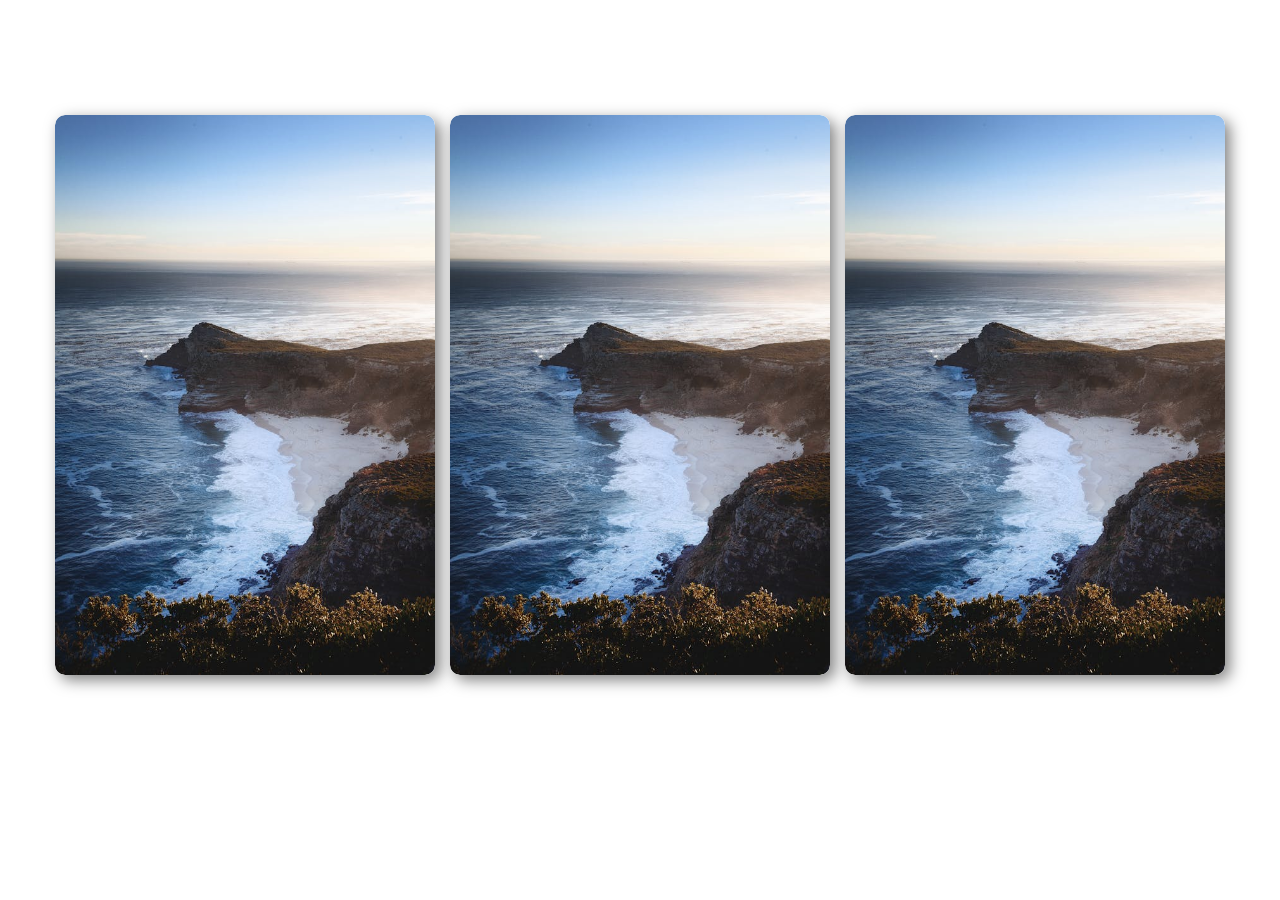
<file: Overlay-Image-master/index.html>
<!DOCTYPE html>
<html lang="en">
<head>
    <meta charset="UTF-8">
    <meta name="viewport" content="width=device-width, initial-scale=1.0">
    <link rel="stylesheet" href="style.css">
    <title>Image</title>
</head>
<body>
    <div class="card">
        <div class="wrapper">
            <div class="area">
                <div class="image-box">
                    <img src="./assest/pexels-photo.jpeg" alt="">
                    <div class="overlay">
                        <h1>Sea</h1>
                        <p>Lorem ipsum dolor sit amet consectetur adipisicing elit.</p>
                    </div>
                </div>
                <div class="image-box">
                    <img src="./assest/pexels-photo.jpeg" alt="">
                    <div class="overlay">
                        <h1>Sea</h1>
                        <p>Lorem ipsum dolor sit amet consectetur adipisicing elit.</p>
                    </div>
                </div>
                <div class="image-box">
                    <img src="./assest/pexels-photo.jpeg" alt="">
                    <div class="overlay">
                        <h1>Sea</h1>
                        <p>Lorem ipsum dolor sit amet consectetur adipisicing elit.</p>
                    </div>
                </div>
            </div>
        </div>
    </div>
</body>
</html>
</file>
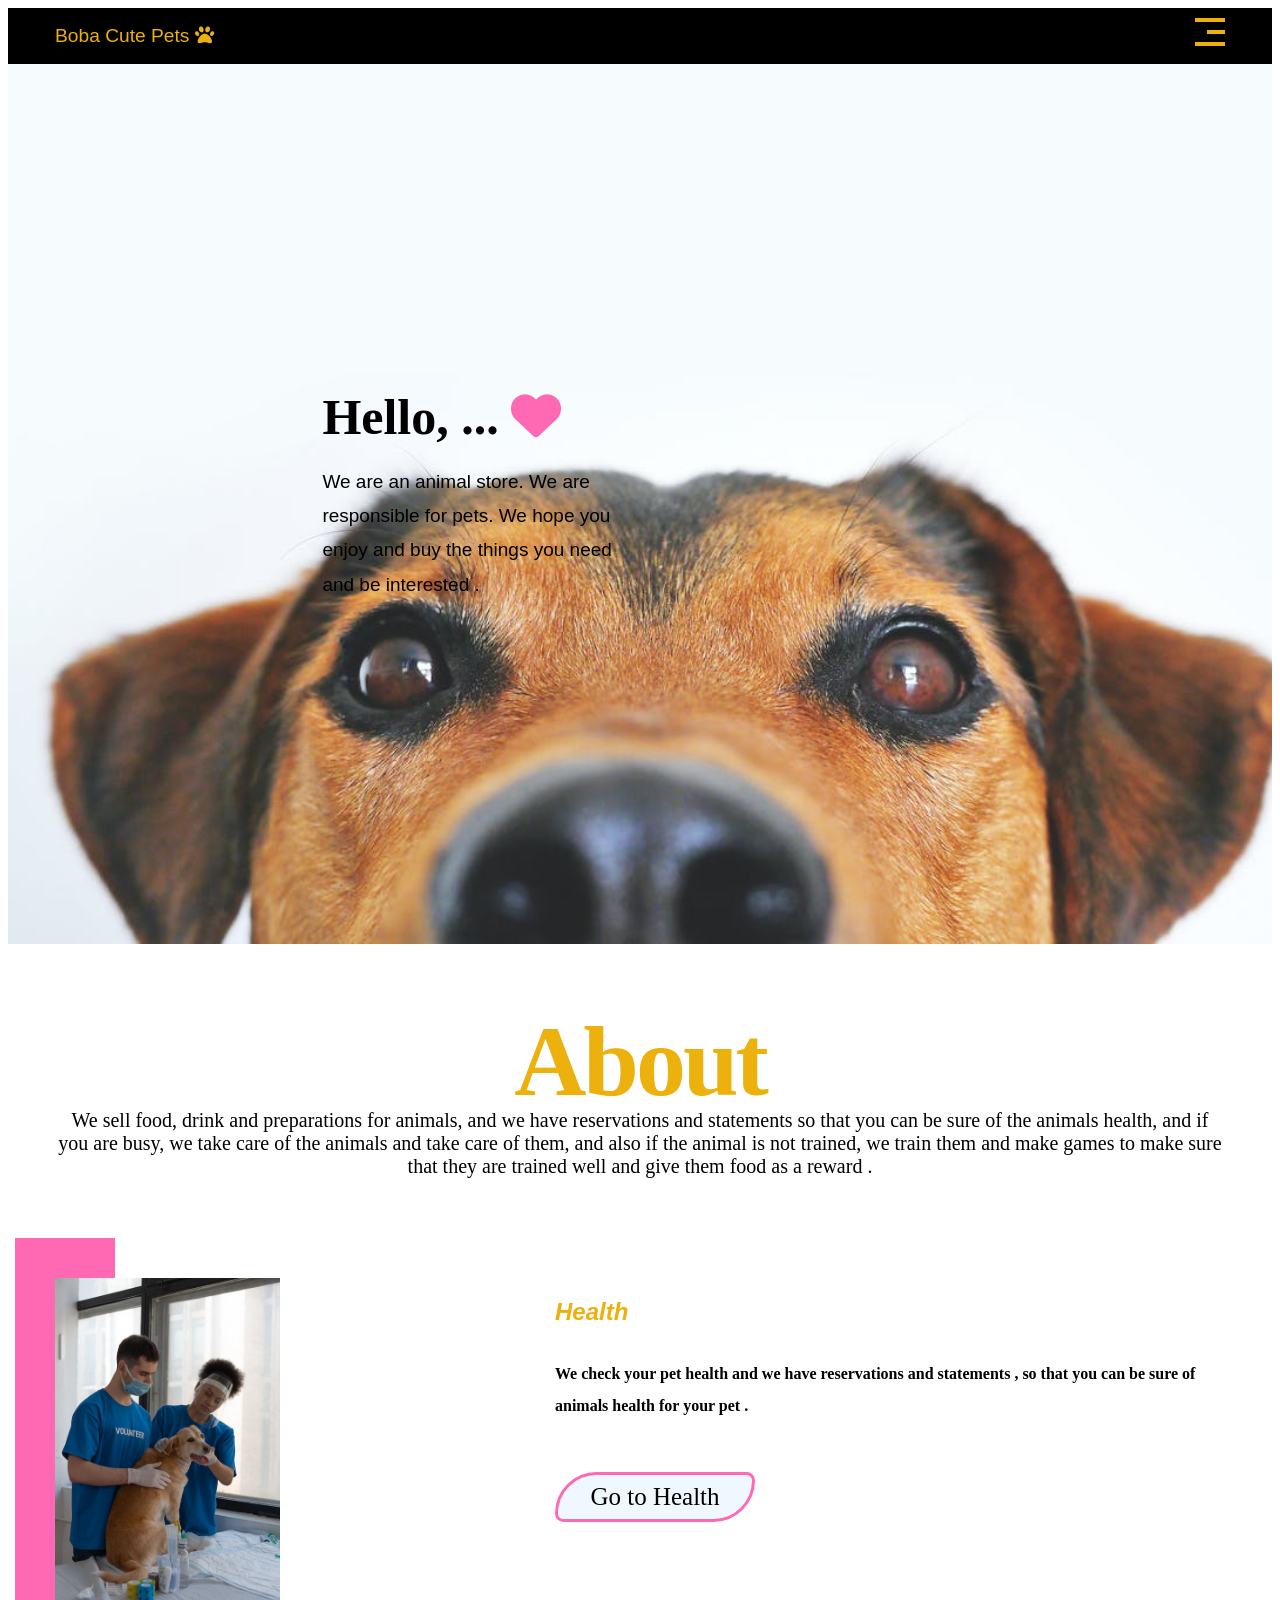
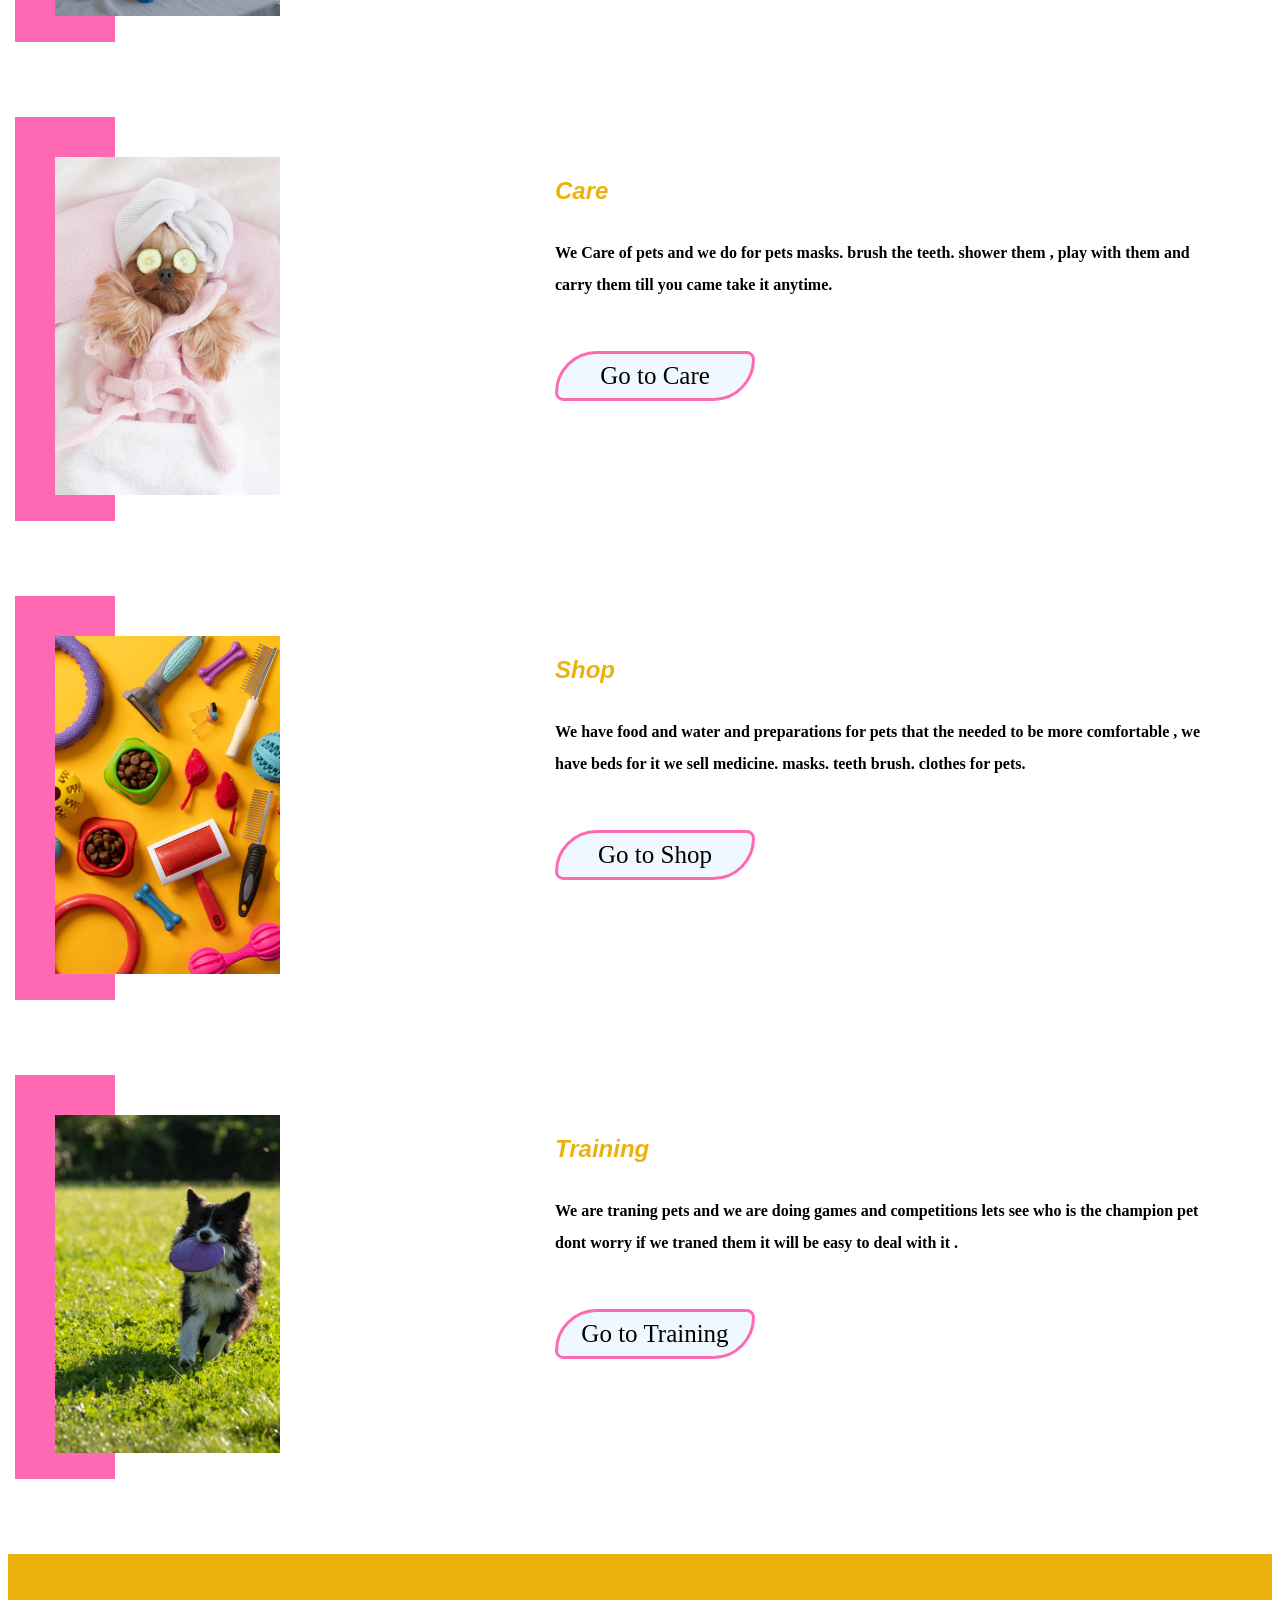
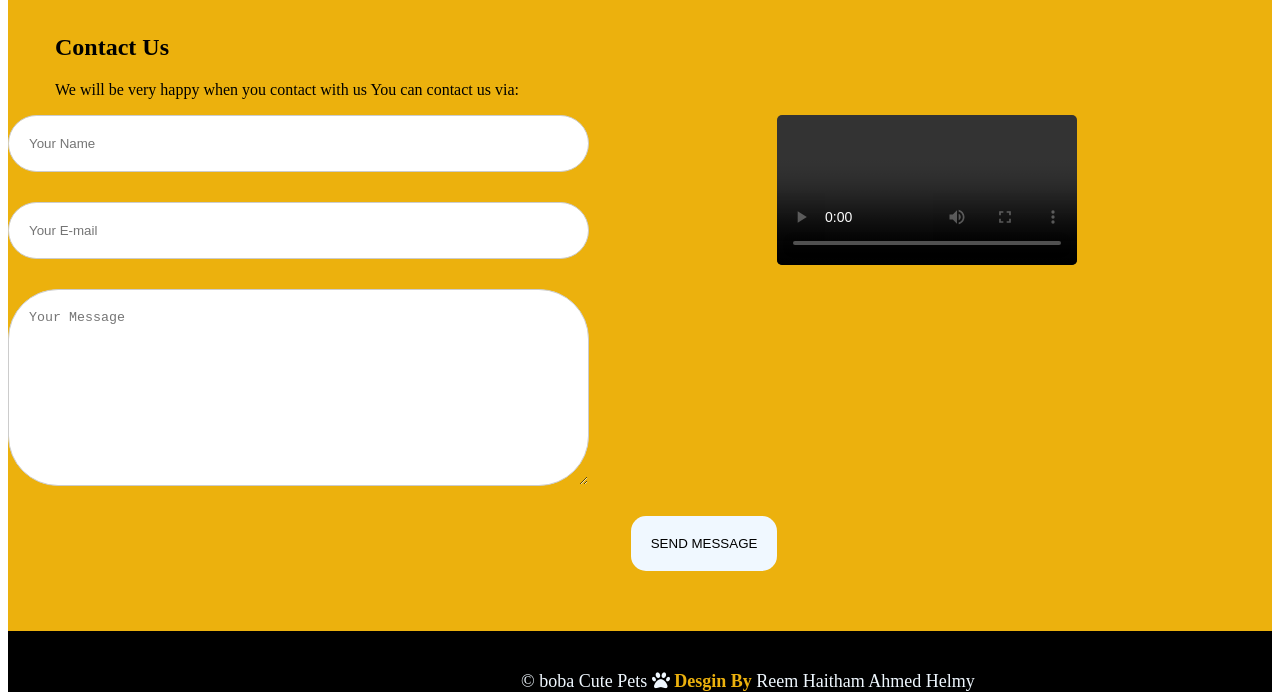
<file: Boba-Cute-Pets-master/about.html>
<!DOCTYPE html>
<html lang="en">
<head>
    <meta charset="UTF-8">
    <meta http-equiv="X-UA-Compatible" content="IE=edge">
    <meta name="viewport" content="width=device-width, initial-scale=1.0">
    <meta name="viewport" content="width=device-width, initial-scale=1.0">
    <link rel="stylesheet" href="https://cdnjs.cloudflare.com/ajax/libs/font-awesome/6.2.0/css/all.min.css">
    <link rel="stylesheet" href="css/about.css">
    <link rel="stylesheet" href="css/conntact.css">
    <title>Pet About</title>
</head>
<body>
    <div class="header">
        <div class="container">
            <a class="logo" href="index.html">Boba Cute Pets <i class="fa-solid fa-paw"></i></a>
            <div class="links">
                <span class="icon">
                    <!-- <i class="fa-solid fa-bars"></i>-->
                     <span></span>
                     <span></span>
                     <span></span>
                 </span>
                 <ul>
                    <li><a href="index.html">Home</a></li>
                    <li><a href="about.html">About</a></li>
                    <li><a href="shop.html">Shop</a></li>
                    <li><a href="health.html">Health</a></li>
                    <li><a href="care.html">Care</a></li>
                    <li><a href="training.html">Training</a></li>
                    <li><a href="#">Contact</a></li>
                 </ul>
            </div>
        </div>
    </div>
    <div class="landing">
        <div class="intro-text">
            <h1>Hello, ... <i class="fa-solid fa-heart" style="color:hotpink;"></i></h1>
            <p>We are an animal store. We are responsible for pets. We hope you enjoy and buy the things you need  and be interested . </p>
        </div>
    </div>

    <!---->
    <div class="about">
        <div class="container">
            <h2 class="special-heading">About</h2>
            <p>We sell food, drink and preparations for animals, and we have reservations and statements so that you can be sure of the animals health, and if you are busy, we take care of the animals and take care of them, and also if the animal is not trained, we train them and make games to make sure that they are trained well and give them food as a reward .</p>
            <div class="about-content">
                <div class="image">
                    <img src="imag/pexels-photo-7469227.jpeg" alt="">
                </div>
                <div class="text">
                    <h2 class="heading">Health</h2>
                    <p>We check your pet health and we have reservations and statements , so that you can be sure of animals health for your pet .</p>
                    <a href="health.html"><button>Go to Health</button></a>
                </div>
            </div>
            <!---->
            <div class="about-content">
                <div class="image">
                    <img src="care/istockphoto-653767968-612x612.jpg" alt="">
                </div>
                <div class="text">
                    <h2 class="heading">Care</h2>
                    <p>We Care of pets and we do for pets masks. brush the teeth. shower them , play with them and carry them till you came take it anytime.</p>
                    <a href="care.html"><button>Go to Care</button></a>
                </div>
            </div>
            <!---->
            <div class="about-content">
                <div class="image">
                    <img src="Shop/istockphoto-1367838567-612x612.jpg" alt="">
                </div>
                <div class="text">
                    <h2 class="heading">Shop</h2>
                    <p>We have food and water and preparations for pets that the needed to be more comfortable , we have beds  for it we sell medicine. masks. teeth brush. clothes for pets.</p>
                    <a href="shop.html"><button>Go to Shop</button></a>
                </div>
            </div>
            <!---->
            <div class="about-content">
                <div class="image">
                    <img src="imag/pexels-photo-12988583.jpeg" alt="">
                </div>
                <div class="text">
                    <h2 class="heading">Training</h2>
                    <p>We are traning pets and we are doing games and competitions lets see who is the champion pet dont worry if we traned them it will be easy to deal with it .</p>
                    <a href="training.html"><button>Go to Training</button></a>
                </div>
            </div>
        </div>
    </div>
    <!--contact-->
    <a name="home"></a>
    <div class="contact">
        <div class="container">
            <div class="main-heading"></div>
            <h2>Contact Us</h2>
            <p>We will be very happy when you contact with us You can contact us via: </p>
        </div>
        <div class="content">
            <form action="">
                <input class="main-input" type="text" name="name"  placeholder="Your Name">
                <input class="main-input" type="email" name="mail"  placeholder="Your E-mail">
                <textarea name="message" id=""
                placeholder="Your Message" class="main-input"></textarea>
                <input type="submit" value="Send Message">

            </form>
            <div class="info">
                <video controls>
                    <source src="image/83e4fc8fb13380d3342e19305662ec98.mp4" type="video/mp4">
                </video>

            </div>
        </div>
           </div>
        <!--footer-->
        <div class="footer"> &nbsp;&nbsp;&nbsp;&nbsp;&nbsp;&nbsp;&nbsp;&nbsp;&nbsp;&nbsp;&nbsp;&nbsp;&nbsp;&nbsp;&nbsp;&nbsp;&nbsp;&nbsp;&nbsp;&nbsp;&nbsp;&nbsp;&nbsp;&nbsp;&nbsp;&nbsp;&nbsp;&nbsp;&nbsp;&nbsp;&nbsp;&nbsp;&nbsp;&nbsp;&nbsp;&nbsp;&nbsp;&nbsp;&nbsp;&nbsp;&nbsp;&nbsp;&nbsp;&nbsp;&nbsp;&nbsp;&nbsp;&nbsp;&nbsp;&nbsp;&nbsp;&nbsp;&nbsp;&nbsp;&nbsp;&nbsp;&nbsp;&nbsp;&nbsp;&nbsp;&nbsp;&nbsp;&nbsp;&nbsp;&nbsp;&nbsp;&nbsp;&nbsp;&nbsp;&nbsp;&nbsp;&nbsp;&nbsp;&nbsp;&nbsp;&nbsp;&nbsp;&nbsp;&nbsp;&nbsp;&nbsp;&nbsp;&nbsp;&nbsp;&nbsp;&nbsp;&nbsp;&nbsp;&nbsp;&nbsp;&nbsp;&nbsp;&nbsp;&nbsp;&nbsp;&nbsp;&nbsp;&nbsp;&nbsp;&nbsp;&nbsp;&nbsp;&nbsp;&nbsp;&nbsp;&nbsp;&nbsp;&nbsp;&nbsp;&nbsp;&nbsp;&nbsp;&nbsp;&nbsp;&copy; boba Cute Pets <i class="fa-solid fa-paw"></i>
        <span> Desgin By</span> 
        Reem Haitham Ahmed Helmy
        </div>
</body>
</html>
</file>
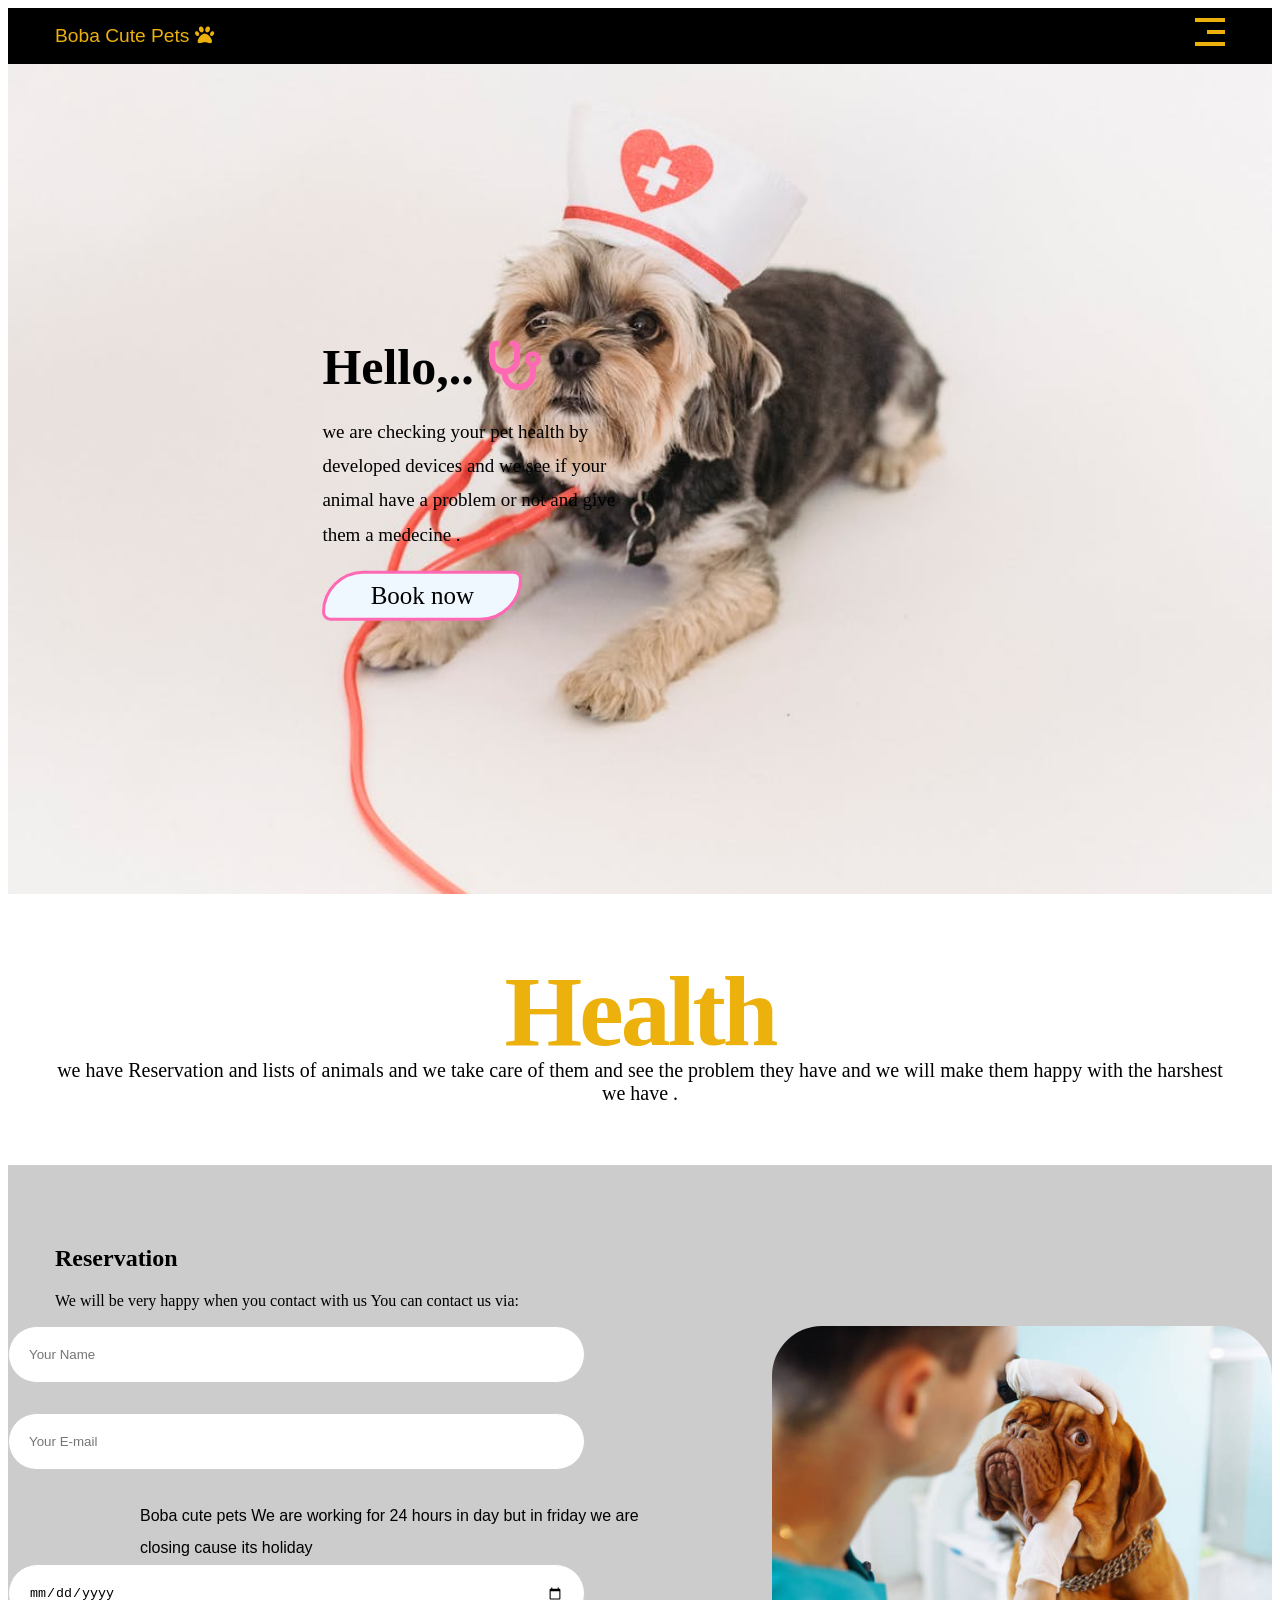
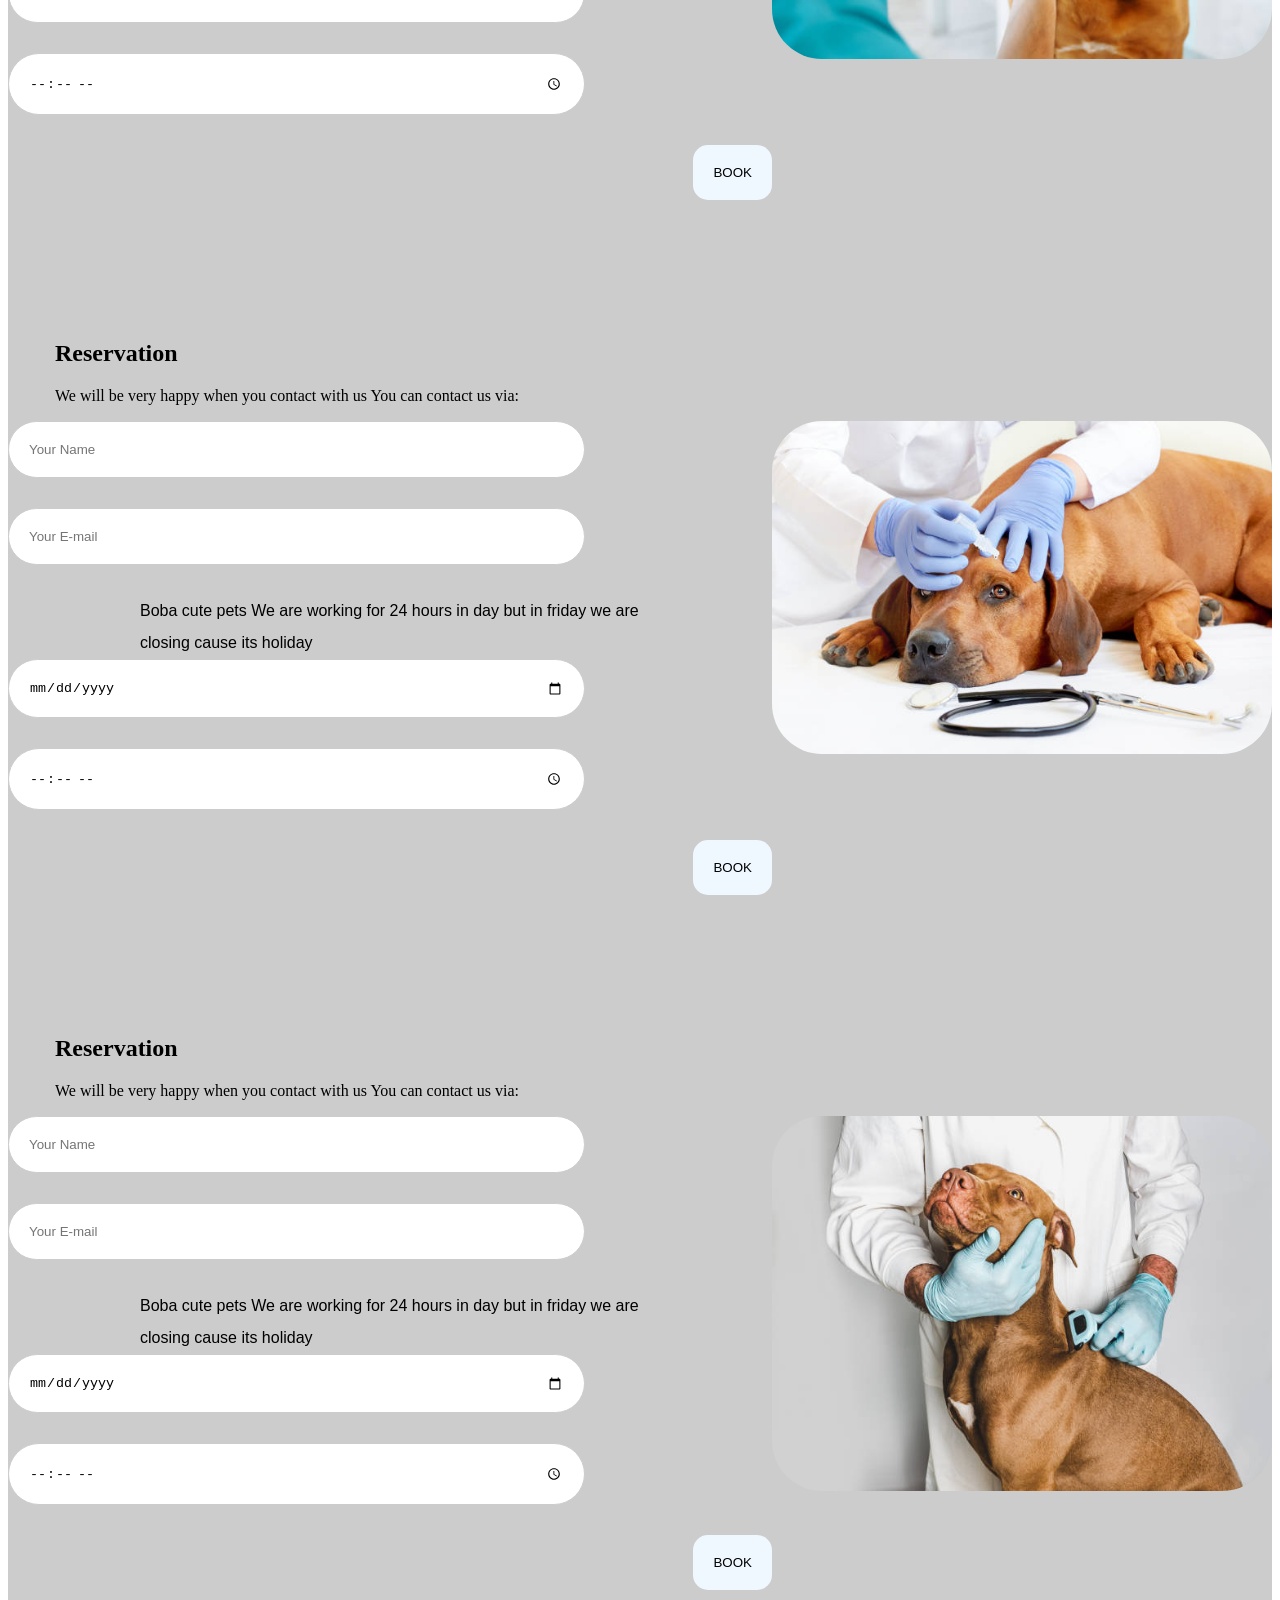
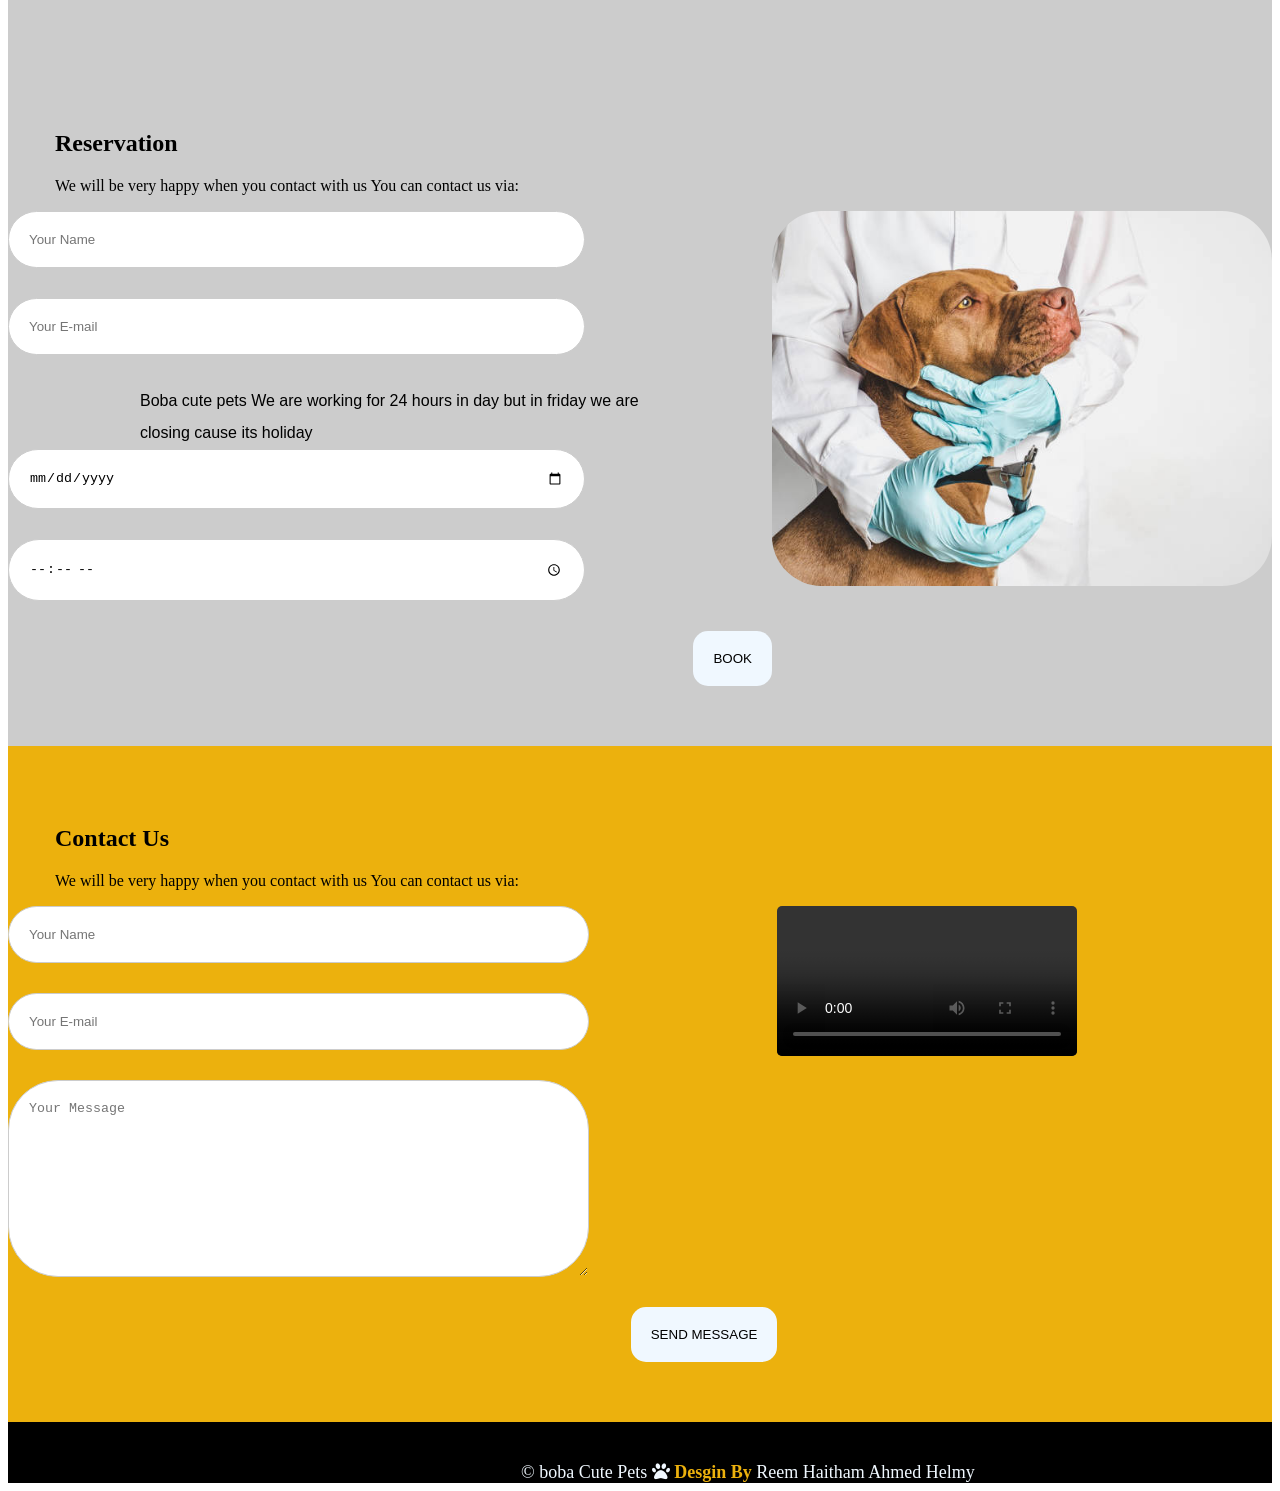
<file: Boba-Cute-Pets-master/health.html>
<!DOCTYPE html>
<html lang="en">
<head>
    <meta charset="UTF-8">
    <meta http-equiv="X-UA-Compatible" content="IE=edge">
    <meta name="viewport" content="width=device-width, initial-scale=1.0">
    <meta name="viewport" content="width=device-width, initial-scale=1.0">
    <link rel="stylesheet" href="https://cdnjs.cloudflare.com/ajax/libs/font-awesome/6.2.0/css/all.min.css">
    <link rel="stylesheet" href="css/health.css">
    <link rel="stylesheet" href="css/conntact.css">
    <title>Pet</title>
</head>
<body>
    <!--start header-->
    <div class="header">
        <div class="container">
            <a class="logo" href="index.html"> Boba Cute Pets <i class="fa-solid fa-paw"></i></a>
            <div class="links">
                <span class="icon">
                   <!-- <i class="fa-solid fa-bars"></i>-->
                    <span></span>
                    <span></span>
                    <span></span>
                </span>
                <ul>
                    <li><a href="index.html">Home</a></li>
                    <li><a href="about.html">About</a></li>
                    <li><a href="shop.html">Shop</a></li>
                    <li><a href="health.html">Health</a></li>
                    <li><a href="care.html">Care</a></li>
                    <li><a href="training.html">Training</a></li>
                    <li><a href="#health">Contact</a></li>
                </ul>
            </div>
        </div>
    </div>
    <!--landing-->
    <div class="landing">
        <div class="intro-text">
            <h1>Hello,..  <i class="fa-solid fa-stethoscope" style="color: hotpink;"></i></h1>
            <p>we are checking your pet health by developed devices and we see if your animal have a problem or not and give them a medecine . </p>
            <a href="#book"><button>Book now </button></a>
        </div>
    </div>
    <a name="book"></a>
    <div class="about">
        <div class="container">
            <h2 class="special-heading" style="color: #ecb10d;">Health</h2>
            <p style="color:black;">we have Reservation and lists of animals and we take care of them and see the problem they have and we will make them happy with the harshest we have .</p>
        </div>
    </div>
    <!--Reservation-->
    
    <div class="contion">
        <div class="container">
            <div class="main-head"></div>
            <h2>Reservation</h2>
            <p>We will be very happy when you contact with us You can contact us via: </p>
        </div>
        <div class="content">
            <form action="">
                <input class="main-input" type="text" name="name"  placeholder="Your Name">
                <input class="main-input" type="email" name="mail"  placeholder="Your E-mail">
                <p>Boba cute pets We are working for 24 hours in day but in friday we are closing cause its holiday</p>
                <input type="date" class="main-input">
                <input type="time" class="main-input">
                <input type="submit" value="book">
    
            </form>
            <div class="info">
                <img src="imag/istockphoto-1365217176-612x612.jpg" alt="">
    
            </div>
        </div>
           </div>
           <div class="contion">
            <div class="container">
                <div class="main-head"></div>
                <h2>Reservation</h2>
                <p>We will be very happy when you contact with us You can contact us via: </p>
            </div>
            <div class="content">
                <form action="">
                    <input class="main-input" type="text" name="name"  placeholder="Your Name">
                    <input class="main-input" type="email" name="mail"  placeholder="Your E-mail">
                    <p>Boba cute pets We are working for 24 hours in day but in friday we are closing cause its holiday</p>
                    <input type="date" class="main-input">
                    <input type="time" class="main-input">
                    <input type="submit" value="book">
        
                </form>
                <div class="info">
                    <img src="imag/istockphoto-1330114341-612x612.jpg" alt="">
        
                </div>
            </div>

               </div>
               <div class="contion">
                <div class="container">
                    <div class="main-head"></div>
                    <h2>Reservation</h2>
                    <p>We will be very happy when you contact with us You can contact us via: </p>
                </div>
                <div class="content">
                    <form action="">
                        <input class="main-input" type="text" name="name"  placeholder="Your Name">
                        <input class="main-input" type="email" name="mail"  placeholder="Your E-mail">
                        <p>Boba cute pets We are working for 24 hours in day but in friday we are closing cause its holiday</p>
                        <input type="date" class="main-input">
                        <input type="time" class="main-input">
                        <input type="submit" value="book">
            
                    </form>
                    <div class="info">
                        <img src="care/istockphoto-1328314396-612x612.jpg" alt="">
            
                    </div>
                </div>
                
                   </div>
                   <div class="contion">
                    <div class="container">
                        <div class="main-head"></div>
                        <h2>Reservation</h2>
                        <p>We will be very happy when you contact with us You can contact us via: </p>
                    </div>
                    <div class="content">
                        <form action="">
                            <input class="main-input" type="text" name="name"  placeholder="Your Name">
                            <input class="main-input" type="email" name="mail"  placeholder="Your E-mail">
                            <p>Boba cute pets We are working for 24 hours in day but in friday we are closing cause its holiday</p>
                            <input type="date" class="main-input">
                            <input type="time" class="main-input">
                            <input type="submit" value="book">
                
                        </form>
                        <div class="info">
                            <img src="care/istockphoto-1328307005-612x612.jpg" alt="">
                
                        </div>
                    </div>
                    
                       </div>
    <!--contact-->
    <a name="health"></a>
   <!--contact-->
   <div class="contact">
    <div class="container">
        <div class="main-heading"></div>
        <h2>Contact Us</h2>
        <p>We will be very happy when you contact with us You can contact us via: </p>
    </div>
    <div class="content">
        <form action="">
            <input class="main-input" type="text" name="name"  placeholder="Your Name">
            <input class="main-input" type="email" name="mail"  placeholder="Your E-mail">
            <textarea name="message" id=""
            placeholder="Your Message" class="main-input"></textarea>
            <input type="submit" value="Send Message">

        </form>
        <div class="info">
            <video controls>
                <source src="image/83e4fc8fb13380d3342e19305662ec98.mp4" type="video/mp4">
            </video>

        </div>
    </div>
       </div>
    <!--footer-->
    <div class="footer"> &nbsp;&nbsp;&nbsp;&nbsp;&nbsp;&nbsp;&nbsp;&nbsp;&nbsp;&nbsp;&nbsp;&nbsp;&nbsp;&nbsp;&nbsp;&nbsp;&nbsp;&nbsp;&nbsp;&nbsp;&nbsp;&nbsp;&nbsp;&nbsp;&nbsp;&nbsp;&nbsp;&nbsp;&nbsp;&nbsp;&nbsp;&nbsp;&nbsp;&nbsp;&nbsp;&nbsp;&nbsp;&nbsp;&nbsp;&nbsp;&nbsp;&nbsp;&nbsp;&nbsp;&nbsp;&nbsp;&nbsp;&nbsp;&nbsp;&nbsp;&nbsp;&nbsp;&nbsp;&nbsp;&nbsp;&nbsp;&nbsp;&nbsp;&nbsp;&nbsp;&nbsp;&nbsp;&nbsp;&nbsp;&nbsp;&nbsp;&nbsp;&nbsp;&nbsp;&nbsp;&nbsp;&nbsp;&nbsp;&nbsp;&nbsp;&nbsp;&nbsp;&nbsp;&nbsp;&nbsp;&nbsp;&nbsp;&nbsp;&nbsp;&nbsp;&nbsp;&nbsp;&nbsp;&nbsp;&nbsp;&nbsp;&nbsp;&nbsp;&nbsp;&nbsp;&nbsp;&nbsp;&nbsp;&nbsp;&nbsp;&nbsp;&nbsp;&nbsp;&nbsp;&nbsp;&nbsp;&nbsp;&nbsp;&nbsp;&nbsp;&nbsp;&nbsp;&nbsp;&nbsp;&copy; boba Cute Pets <i class="fa-solid fa-paw"></i>
    <span> Desgin By</span> 
    Reem Haitham Ahmed Helmy
    </div>
    
</body>
</html>
</file>
<file: -Landing-Page-Solar-master/Css/style.css>
* {
  margin: 0;
  padding: 0;
  box-sizing: border-box;
}

nav {
  background-color: #0b9586;
  position: relative;
}

.container {
  width: 80%;
  margin: auto;
  display: flex;
  justify-content: space-between;
  align-items: center;
  padding: 10px 0;
}

.logo {
  display: flex;
  align-items: center;
  color: #fff;
  font-size: 20px;
  gap: 4px;
}

.logo img {
  width: 40px;
}

.menu-toggle {
  display: none;
  font-size: 24px;
  cursor: pointer;
  color: #fff;
}

.links {
  display: flex;
  justify-content: center;
  flex: 1;
}

.links ul {
  display: flex;
  list-style: none;
}

.links ul li {
  margin: 0 15px;
}

.links ul li a {
  text-decoration: none;
  color: #fff;
  padding: 8px 28px;
  border: 3px solid #0b9586;
  transition: all 0.3s ease;
  border-radius: 5px;
}

.links ul li a:hover {
  border-bottom: 3px solid #076258;
  box-shadow: 0 4px 8px rgba(0, 0, 0, 0.2);
}

.call {
  color: #fff;
  display: flex;
  flex-direction: column;
  align-items: flex-end;
}
header {
  background-image: url("../asset/solar-panels-meadow 1.png");
  background-size: cover;
  background-position: center;
  background-repeat: no-repeat;
  height: 100vh;
  display: flex;
  justify-content: center; /* مركز الحاوية أفقياً */
  align-items: center; /* محاذاة العناصر عمودياً في منتصف الصفحة */
}

header .container {
  display: flex;
  flex-direction: column; /* ترتيب العناصر عمودياً */
  align-items: flex-start; /* محاذاة العناصر إلى اليسار */
  gap: 20px; /* مسافة بين العناصر */
}

.loading {
  display: flex;
  align-items: center;
  gap: 10px; /* مسافة بين الأرقام وشريط التقدم */
  font-family: Arial, sans-serif;
  max-width: 300px; /* عرض ثابت للحاوية */
  width: 100%; /* عرض الشريط */
}

.loading span {
  font-size: 18px;
  font-weight: bold;
  color: #fff;
}

.progress-bar-container {
  position: relative;
  height: 6px; /* سمك الشريط */
  width: 100%; /* عرض الشريط بالنسبة للحاوية */
  background-color: #d3d3d3; /* لون الخلفية */
  border-radius: 5px;
  overflow: hidden;
}

.progress {
  height: 100%;
  width: 50%; /* عرض التقدم الحالي */
  background-color: #fff; /* لون شريط التقدم */
  transition: width 0.5s ease; /* تأثير التحرك السلس */
}

.text {
  color: #fff;
  padding: 20px;
  padding-top: 150px;
  max-width: 700px;
  box-sizing: border-box;
  margin: 0;
  overflow-x: hidden;
  text-align: left;
}

.text h2 {
  font-family: "Inter", sans-serif;
  font-weight: 500;
  font-size: 56px;
  line-height: 50px;
  margin-bottom: 10px;
  text-align: left;
}

.text p {
  font-size: 16px;
  line-height: 1.5;
  margin-bottom: 20px;
  word-break: break-word;
  text-align: left;
  font-family: "Inter", sans-serif;
}

.call-btn {
  color: #fff;
  background-color: #3cab90;
  width: 173px;
  height: 41px;
  border-radius: 109px;
  padding: 12px 34px 12px 34px;
  border: none;
}
.request-btn {
  background-color: #ffbb1c;
  width: 208px;
  height: 41px;
  border-radius: 109px;
  padding: 12px 44px 12px 44px;
  border: none;
}

.btn {
  display: flex;
  flex-direction: row;
  gap: 20px;
  align-items: flex-start;
}

.info-about {
  display: flex;
  padding-top: 50px;
  flex-direction: row;
}

.about-text h2 {
  font-family: "Inter", sans-serif;
  font-weight: 500;
  font-size: 56px;
  line-height: 50px;
  margin-bottom: 10px;
  text-align: left;
}
.about-text p {
  color: #475467;
  font-weight: 400;
  font-size: 16px;
  padding-bottom: 15px;
  padding-top: 15px;
  line-height: 24px;
}
ul li {
  list-style: none;
  color: #000;
  font-weight: bold;
  margin: 10px;
}
ul li span {
  color: #84bd3a;
}
.about-img img {
  padding-bottom: 25px;
  padding-top: 15px;
}
.power {
  background-image: url("../asset/8116 1.png");
  background-size: cover;
  background-position: center;
  background-repeat: no-repeat;
  height: 70vh;
}
.info-power {
  padding: 15px;
  color: #fff;
  padding: 20px;
  padding-top: 150px;
  max-width: 700px;
  box-sizing: border-box;
  margin: 0;
  overflow-x: hidden;
  text-align: left;
}
.info-power h2 {
  font-family: "Inter", sans-serif;
  font-weight: 600;
  font-size: 42px;
  line-height: 50px;
  margin-bottom: 10px;
  text-align: left;
}
.info-power p {
  font-weight: 400;
  font-size: 20px;
  padding-bottom: 15px;
  padding-top: 15px;
  line-height: 24px;
}
.info-power .call-btn {
  background-color: #ffbb1c;
  color: #000;
}

.replace {
  background-image: url("../asset/8116 1 (1).png");
  background-size: cover;
  background-position: center;
  background-repeat: no-repeat;
  height: 70vh;
}

.info-replace {
  color: #fff;
  padding-top: 100px;
  /* padding-top: 150px; */
  max-width: 700px;
  box-sizing: border-box;
  margin: 0 auto;
  overflow-x: hidden;
  text-align: center;
}

.border-replace {
  border: 3px solid #000;
  padding: 44px;
  background-color: rgba(1, 0, 0, 0.9);
  border-radius: 12px;
  gap: 32px;
}

.info-replace h1 {
  font-family: "Inter", sans-serif;
  font-weight: 600;
  font-size: 42px;
  line-height: 50px;
  margin-bottom: 10px;
  text-align: center;
}

.info-replace p {
  font-weight: 500;
  font-size: 20px;
  padding-bottom: 15px;
  padding-top: 15px;
  line-height: 24px;
}
.kite {
  padding: 40px 0;
  background-color: #f9f9f9;
}
.info-kite {
  font-family: "Inter", sans-serif;
  max-width: 600px;
  margin-bottom: 40px;
  padding: 0 20px;
}
.kite .solar-kite,
.kite .value-kite {
  width: 80%;
  margin: auto;
  justify-content: space-between;
  padding: 10px 0;
  display: flex;
  flex-direction: column;
  align-items: center;
  text-align: center;
}
.info-kite h2 {
  font-size: 32px;
  margin-bottom: 20px;
}

.info-kite p {
  font-size: 16px;
  color: #555;
  line-height: 1.6;
}

.cards {
  display: flex;
  justify-content: center;
  gap: 20px;
  flex-wrap: wrap;
}

.card {
  background-color: #fff;
  padding: 0;
  box-shadow: 0 4px 8px rgba(0, 0, 0, 0.1);
  text-align: left;
  max-width: 300px;
  flex: 1 1 300px;
  overflow: hidden;
}

.card img {
  width: 100%;
  height: auto;
  object-fit: cover;
}

.card h4 {
  font-size: 22px;
  margin: 15px 20px;
}

.card p {
  font-size: 16px;
  margin: 0 20px 20px;
  font-weight: 400;
  color: #666;
  white-space: nowrap;
  overflow: hidden; /* يخفي النص الزائد */
  text-overflow: ellipsis;
  line-height: 24px;
}
.card a {
  text-decoration: none;
  color: #3cab90;
  font-weight: bold;
  display: inline-block;
  margin: 10px 20px;
}

.card a i {
  margin-left: 5px;
}

.Cards {
  display: flex;
  justify-content: space-between;
  gap: 5px;
  flex-wrap: wrap;
}
.cardies {
  background-color: #f5fbf9;
  padding: 20px;
  box-shadow: 0 4px 8px rgba(0, 0, 0, 0.1);
  border-radius: 10px;
  text-align: left;
  max-width: 300px;
  flex: 1 1 300px;
  margin: 10px;
  display: flex;
  flex-direction: column;
  align-items: flex-start;
  border: 2px solid #3cab90;
}

.cardies i {
  padding: 10px;
  font-size: 40px;
  color: #0b9586;
  margin-bottom: 15px;
}

.cardies h4 {
  padding: 10px;
  font-size: 22px;
  margin-bottom: 15px;
}

.cardies p {
  padding: 10px;
  font-family: "Inter", sans-serif;
  font-weight: 400;
  font-size: 16px;
  color: #666;
}

.products {
  background-color: #fffbf3;
}
.product-list {
  display: flex;
  justify-content: space-between;
  margin-top: 30px;
}

.energy {
  width: 30%;
  display: flex;
  flex-direction: column;
  background-color: #fffbf3;
  padding: 20px;
  border-radius: 8px;
}
.power-energy {
  width: 20%;
  border: 2px solid #3cab90;
  padding: 10px;
  display: flex;
  align-items: center;
  justify-content: center;
  border-radius: 5px;
  box-shadow: 0 4px 8px rgba(0, 128, 0, 0.5);
  background-color: #3cab90;
}

.power-energy i {
  color: #fff;
  font-size: 24px;
  text-align: center;
}

.power-text {
  gap: 20px;
  width: 358.67px;
  height: 337px;
}

.power-text h2 {
  padding-top: 10px;
  padding-bottom: 10px;
  font-size: 40px;
  font-weight: 600;
}

.power-text p {
  font-size: 18px;
  line-height: 28px;
  font-weight: 400;
  color: #47467;
}

.energy-cards {
  width: 65%;
  display: flex;
  justify-content: space-between;
}

.cards-energy {
  display: flex;
  flex-direction: column;
  width: 48%;
}

.card-energy {
  background-color: #f5f7ee;
  padding: 20px;
  border-radius: 8px;
  margin-bottom: 20px;
  border: 2px solid #3cab90;
}

.card-energy img {
  width: 100%;
  height: 200px;
  object-fit: cover;
  border-radius: 8px;
}

.card-energy h4 {
  font-size: 20px;
  font-weight: bold;
  margin-top: 15px;
}

.card-energy p {
  font-size: 14px;
  line-height: 1.5;
  margin-top: 10px;
}

.card-energy a {
  display: flex;
  align-items: center;
  justify-content: start;
  color: #3cab90;
  padding: 10px 20px;
  border-radius: 4px;
  text-decoration: none;
  margin-top: 15px;
}

.bio {
  display: flex;
  justify-content: space-between;
  padding-top: 23px;
  padding-bottom:30px;
  position:relative;
}
.bio-icon i {
  color: #3cac91;
  font-size: 62px;
  fonr-weight: 600;
}
.text-bio {
  margin:auto;
  width: 400px;
  height: 296px;
  gap: 28px;
}
.text-bio h2 {
  padding-top: 10px;
  padding-bottom: 10px;
  font-size: 40px;
  font-weight: 600;
}
.text-bio p {
  font-weight: 400;
  font-size: 18px;
  line-height: 32px;
}
.box-bio {
  width: 708px;
  height: 443px;
  border-radius: 24px;
  padding: 40px;
  gap: 87px;
  background-color: #f4faf9;
}
.box-text {
  position:relative;
  display: flex;
  justify-content: space-between;
}
.box-text p{
  font-weight:700;
  font-size:16px;
  line-height:20.16px;
  color:#3cab90;
}
.dots {
  position:absolute;
  right:0;
  top:0;
  color: #fff;
  width: 100%;
  margin: 0;
  padding: 0;
  display: flex;
  justify-content: end;
}
.dots li {
  list-style: none;
  width: 10px;
  height: 10px;
  background-color:#d9d9d9;
  margin:2px;
  border-radius:20px;
}
.dots li.active{
  background-color:#6B6B6B;
}
.box-bio h3{
  font-weight:400;
  font-size:24px;
  line-height:36px;
  padding-top:50px;
}
.person-bio {
  
  padding-top:100px;
  display: flex;
  justify-content: space-between;       
  align-items: center; 
}

.info-bio {
  display: flex;
  align-items: center; 
  gap: 10px; 
}

.info-text {
  width: 234px;
  height: 47px;
  margin-top: auto;
  padding: 5px;
}

.info-text h5 {
  font-weight: 700;
  font-size: 16px;
  line-height: 19.36px;
}

.info-text h6 {
  font-size: 16px;
  font-weight: 400;
  line-height: 19.36px;
}

.buttons {
  display: flex;
  justify-content:space-between;
  gap: 10px; 
}
.buttons button{
  width:50px;
  height:50px;
  border-radius:50%;
  color:#000;
  background-color:#fff5;
  font-weight:bold;
  font-size:16px;
}
footer{
  background-color:#283646;
  color:#fff;
}
.footer-services{
  /* background-color:red; */
  width:100%;
  padding-bottom:20px;

}

.links ul li{
  color:#fff;
}
.services{
  display:flex;
  justify-content:space-between;
  padding-bottom:20px;
}
.services-two{
  display:flex;
  justify-content:space-between;
  padding-top:20px;
}
.policy p, .copy p, .services .links {
  margin: 0;
  padding: 0;
}
.form {
  display: flex;
  flex-direction: column;
  align-items: flex-end; 
}
.likes{
  display: flex;
  flex-direction: row;
  align-items: flex-end;
  position:relative;
}

.form p {
  margin-bottom: 10px; 
}
input{
  width:340px;
  padding: 9px;
  border-radius: 10px;
  border: 1px solid #ccc;
  font-size: 16px;
}



.form button {
  position:absolute;
  right:1px;
  padding: 10px 5px;
  border: none;
  background-color: #f4c542; 
  border-radius: 4px;
  color: #000;
  font-size: 16px;
  cursor: pointer;
}















/* Media query */
@media (max-width: 768px) {
  .links,
  .call {
    display: none;
    position: absolute;
    top: 60px;
    left: 0;
    width: 100%;
    background-color: #0b9586;
    padding: 20px 20px;
    z-index: 10;
  }
  .links ul li a {
    font-size: 20px;
  }

  .nav-active .links,
  .nav-active .call {
    display: flex;
  }

  .links ul {
    flex-direction: column;
    padding: 80px;
    align-items: center;
  }

  .links ul li {
    margin: 10px 10px;
  }

  .call {
    align-items: center;
  }

  .menu-toggle {
    display: block;
  }

  .text {
    padding: 40px;
    max-width: 700px;
    text-align: left;
  }

  .text h2 {
    font-size: 32px;
    line-height: 1.5;
  }

  .text p {
    font-size: 18px;
  }
  .btn {
    flex-direction: column;
  }
  .info-about {
    flex-direction: column;
    align-items: center;
  }

  .about-text h2 {
    font-size: 36px;
    line-height: 40px;
    text-align: center;
  }

  .about-text p {
    font-size: 14px;
    line-height: 22px;
  }

  ul li {
    font-size: 14px;
    margin: 8px 0;
  }
  .Cards {
    flex-direction: column;
    align-items: center;
  }

  .cardies {
    width: 90%;
    max-width: none;
    margin-bottom: 20px;
  }

  .about-img img {
    width: 100%;
    height: auto;
  }
  .power {
    height: 50vh;
  }

  .info-power {
    /* padding-top: 90px;  */
    padding: 55px 0px 55px 0px;
    max-width: 90%;
    margin: 0 auto;
    text-align: center;
  }

  .info-power h2 {
    font-size: 28px;
    line-height: 36px;
  }

  .info-power p {
    font-size: 16px;
    line-height: 22px;
  }

  .info-power .call-btn {
    padding: 12px 20px;
    font-size: 16px;
    width: 100%;
    box-sizing: border-box;
  }
  .info-replace {
    padding-top: 150px;
    padding: 10px;
  }

  .border-replace {
    padding-top: 20px;
    border-width: 2px;
  }

  .info-replace h1 {
    font-size: 32px;
    line-height: 40px;
  }

  .info-replace p {
    font-size: 16px;
    line-height: 20px;
  }
  .product-list {
    flex-direction: column;
  }

  .energy {
    width: 100%; 
  }

  .energy-cards {
    display: flex;
    flex-direction: column; 
  }

  .cards-energy {
    width: 100%; 
  }
  .card-energy {
    width: 100%; 
    margin-bottom: 20px; 
  }
  .bio {
    overflow:hidden;
    flex-direction: column; 
    align-items: center; 
    padding: 15px; 
  }

  .text-bio {
    width: 100%; 
    height: auto; 
    margin: 0; 
    text-align: center; 
  }

  .text-bio h2 {
    font-size: 28px; 
  }

  .text-bio p {
    font-size: 16px; 
  }

  .box-bio {
    width: 100%; 
    height: auto; 
    padding: 20px; 
    gap: 20px; 
  }

  .box-text {
    flex-direction: column; 
    align-items: center; 
    text-align: center; 
  }

  .box-text p {
    font-size: 14px; 
  }

  .dots {
    margin-top: 25px; 
    justify-content: center; 
  }

  .dots li {
    width: 8px; 
    height: 8px;
  }

  .box-bio h3 {
    font-size: 18px; 
    padding-top: 20px; 
  }

  .person-bio {
    padding-top: 20px; 
    flex-direction: column; 
    align-items: center; 
    text-align: center; 
  }

  .info-bio {
    flex-direction: column; 
    align-items: center; 
    gap: 10px; 
  }

  .info-text {
    width: auto; 
  }

  .buttons {
    justify-content: center; 
    gap: 10px;
    margin-top: 20px;
  }

  .buttons button {
    width: 40px; 
    height: 40px;
    font-size: 14px; 
  }
  
}
</file>
<file: Boba-Cute-Pets-master/css/home.css>
.container {
  padding-left: 15px;
  padding-right: 15px;
  margin-left: auto;
  margin-right: auto;
}
/*small*/
@media(min-width:768px){
    .container{
        width: 750px;
    }
}
/*meduim*/
@media(min-width:992px){
    .container{
        width: 970px;
    }
}
/*large*/
@media(min-width:1200px){
    .container{
        width: 1170px;
    }
}
.body{
    margin: 0;
    padding: 0;
}
.header {
    padding: 10px;
    background-color: black;
  }
  .header .container {
    display: flex;
    justify-content: space-between;
    align-items: center;
  }
  .header .logo {
    width: 200px;
    
  }
  .header .links {
    position: relative;
  }
  .header .links:hover .icon span:nth-child(2) {
    width: 100%;
  }
  
  .header .links .icon {
    width: 30px;
    display: flex;
    flex-wrap: wrap;
    justify-content: flex-end;
    
  }
  .header .links .icon span {
    background-color: #ecb10d;
    margin-bottom: 8px;
    height: 4px;
  }
  .header .links .icon span:first-child {
    width: 100%;
  }
  .header .links .icon span:nth-child(2) {
    width: 60%;
    transition: 0.3s;
  }
  .header .links .icon span:last-child {
    width: 100%;
  }
  .header .links ul {
    list-style: none;
    margin: 0;
    padding: 0;
    background-color:black;
    position: absolute;
    right: 0;
    min-width: 200px;
    top: calc(100% + 15px);
    display: none;
    z-index: 1;
  }
  .header .links ul::before {
    content: "";
    border-width: 10px;
    border-style: solid;
    border-color: transparent transparent black transparent;
    position: absolute;
    right: 5px;
    top: -20px;
  }
  .header .links:hover ul {
    display: block;
  }
  .header .links ul li a {
    display: block;
    padding: 15px;
    text-decoration: none;
    font-family: 'Amiri', serif;
    font-family: 'Roboto Condensed', sans-serif;
    color:#ecb10d;
    transition: 0.3s;
  }
  .header .links ul li a:hover {
    padding-left: 25px;
  }
  .header .links ul li:not(:last-child) a {
    border-bottom: 1px solid #ddd;
  }
  .logo{
    text-decoration: none;
    color: #ecb10d;
    font-size:larger;
    font-family: 'Amiri', serif;
    font-family: 'Roboto Condensed', sans-serif;
    font:600;
  }
  
  .landing{
    background-image: url('../image/istockphoto-1213516345-612x612.jpg');
    background-size: cover;
    height: calc(100vh - 70px);
    position: relative;
  }
  .landing .intro-text{
    position: absolute;
    left: 35%;
    top: 50%;
    transform: translate(-40%,-50%);
    width: 320px;
    max-width: 100%;
  }
  .landing .intro-text h1{
    margin: 0;
    font-weight: bold;
    font-size: 50px;
  }
  .landing .intro-text p {
    font-size: 19px;
    line-height: 1.8;
  }

  .cards-list{
    padding-bottom: 50px;
    width: 100%;
    display: flex;
    justify-content: space-between;
    flex-wrap: wrap;
    background-color: black;
    
  }
  .card{
    margin: 30px auto;
    width: 250px;
    height: 300px;
    border-radius: 5px;
    cursor: pointer;
    transition: 0.4s;
  }
  .card_image{
    width: inherit;
    height: inherit;
  }
  .card_image img{
    width: inherit;
    height: inherit;
    border-radius: 5px;
    clip-path: circle();
    object-fit: cover;
    justify-content:center;
    position:static;

  }
  .card_title{
    color: #ecb10d;
    text-align: center;
    font-size: 17px;
    line-height: 0.1;
  }
  .card:hover{
    transform: scale(0.9,0.9);
  }
</file>
<file: Boba-Cute-Pets-master/css/conntact.css>
.container {
  padding-left: 15px;
  padding-right: 15px;
  margin-left: auto;
  margin-right: auto;
}
  /*small*/
@media(min-width:768px){
    .container{
        width: 750px;
    }
}
/*meduim*/
@media(min-width:992px){
    .container{
        width: 970px;
    }
}
/*large*/
@media(min-width:1200px){
    .container{
        width: 1170px;
    }
}
@media only screen and (min-width: 600px) {
    .col-s-1 {width: 8.33%;}
    .col-s-2 {width: 16.66%;}
    .col-s-3 {width: 25%;}
    .col-s-4 {width: 33.33%;}
    .col-s-5 {width: 41.66%;}
    .col-s-6 {width: 50%;}
    .col-s-7 {width: 58.33%;}
    .col-s-8 {width: 66.66%;}
    .col-s-9 {width: 75%;}
    .col-s-10 {width: 83.33%;}
    .col-s-11 {width: 91.66%;}
    .col-s-12 {width: 100%;}
  }
@media only screen and (min-width: 768px) {
    .col-1 {width: 8.33%;}
    .col-2 {width: 16.66%;}
    .col-3 {width: 25%;}
    .col-4 {width: 33.33%;}
    .col-5 {width: 41.66%;}
    .col-6 {width: 50%;}
    .col-7 {width: 58.33%;}
    .col-8 {width: 66.66%;}
    .col-9 {width: 75%;}
    .col-10 {width: 83.33%;}
    .col-11 {width: 91.66%;}
    .col-12 {width: 100%;}
  }
  .contact{
    padding-top: 60px;
    padding-bottom: 60px;
    background-color: #ecb10d;
    width: 100%;
  }
  .contact .content{
    display: flex;
    justify-content: space-between;
  }
  @media (max-width:767px)  {
    .contact .content {
      flex-direction: column;
    }
    
  }
  .contact .content form{
    flex-basis: 70%;
  }
  .contact .content form .main-input{
    padding: 20px;
    display: block;
    border-radius: 50px;
    border: 1px solid #ccc;
    margin-bottom: 30px;
    width: 70% ;
  }
  .contact .content form .main-input:focus{
    outline: none;
  }
  .contact .content form textarea.main-input{
    height: 155px;
  }
  .contact .content form input[type='submit']{
    background-color: aliceblue;
    color: black;
    padding: 20px;
    border: none;
    display: flex;
    margin-left: auto;
    text-transform: uppercase;
    cursor: pointer;
    border-radius: 15px;
  }
  .contact .content form input[type='submit']:hover{
    color: #ecb10d;
    background-color: black;
  }
  .contact .content .info{
    flex-basis: 45%;
  }
  .contact .content .info video{
    width:300px;
    height:inherit;
    border-radius: 5px;
    object-fit: cover;
    justify-content:center;
    position:static;
  }
  .contact .content .info video:hover{
    transform: scale(0.9,0.9);
  }
  .main-heading{
    text-align: center;
  }
  .main-heading h2{
    font-weight: normal;
    font-size: 40px;
    position: relative;
    margin-bottom: 70px;
    text-transform: uppercase;
  }
  .main-heading h2::before{
    content:"";
    position: absolute;
    left: 50%;
    transform: translateX(-50%);
    height: 2px;
    background-color: #ecb10d;
    bottom: -30px;
    width: 120px;
  }
  .main-heading h2::after{
    content:"";
    position: absolute;
    left: 50%;
    transform: translateX(-50%);
    width: 14px;
    height: 14px;
    border-radius: 50%;
    bottom: -38px;
    background-color: #ecb10d;
  }
  .main-heading p{
    width: 550px;
    margin: 0 auto 100px;
    max-width: 100%;
    line-height: 2;
    color: #ccc;
  }

  /*****************/
  .footer{
    color: aliceblue;
    padding-top: 40px;
    font-size: 18px;
    background-color: black;
    width: 100%;
  }
  .footer span{
    font-weight: bold;
    color: #ecb10d;
    text-align: center;
  }
</file>
<file: Daniels-main/css/style.css>
body {
    font-family: "Nunito", sans-serif;
}

h1,
h2,
h3,
h4,
h5,
h6 {
    font-family: "Montserrat", sans-serif;
}

p {
    font-family: "Poppins", sans-serif;
}

html {
    scroll-padding-top: 86px;
}


.logo {
    padding-left: 50px;
}

.ul-link {
    padding-right: 55px;
}

.header {
    background-image: linear-gradient(rgba(0, 0, 0, 0.6), rgba(0, 0, 0, 0.6)), url(../image/asset\ 10.jpeg);
    height: 100vh;
    background-position: top center;
    background-size: cover;
    background-repeat: no-repeat;
}

.header h1 b:after {
    content: "|";
    animation-name: typing;
    animation-duration: 8s;
    animation-iteration-count: infinite;
}

@keyframes typing {
    0% {
        content: "|";
    }

    1% {
        content: "|";
    }

    2% {
        content: "L|";
    }

    3% {
        content: "La|";
    }

    4% {
        content: "Lar|";
    }

    5% {
        content: "Larr|";
    }

    6% {
        content: "Larry|";
    }

    7% {
        content: "Larry D|";
    }

    8% {
        content: "Larry Da|";
    }

    9% {
        content: "Larry Dan|";
    }

    10% {
        content: "Larry Dani|";
    }

    11% {
        content: "Larry Dais|";
    }

    12% {
        content: "Larry Dai|";
    }

    13% {
        content: "Larry Da|";
    }

    14% {
        content: "Larry D|";
    }

    15% {
        content: "Larry |";
    }

    16% {
        content: "Larry|";
    }

    17% {
        content: "Larr|";
    }

    18% {
        content: "Lar|";
    }

    19% {
        content: "La|";
    }

    20% {
        content: "L|";
    }

    21% {
        content: "|";
    }

    22% {
        content: "|";
    }

    23% {
        content: "D|";
    }

    24% {
        content: "De|";
    }

    25% {
        content: "Dev|";
    }

    26% {
        content: "Deve|";
    }

    27% {
        content: "Devel|";
    }

    28% {
        content: "Develo|";
    }

    29% {
        content: "Develop|";
    }

    30% {
        content: "Develope|";
    }

    31% {
        content: "Developer|";
    }

    32% {
        content: "Develope|";
    }

    33% {
        content: "Develop|";
    }

    34% {
        content: "Develo|";
    }

    35% {
        content: "Devel|";
    }

    36% {
        content: "Deve|";
    }

    37% {
        content: "Dev|";
    }

    38% {
        content: "De|";
    }

    39% {
        content: "D|";
    }

    40% {
        content: "|";
    }

    41% {
        content: "|";
    }

    42% {
        content: "D|";
    }

    43% {
        content: "De|";
    }

    44% {
        content: "Des|";
    }

    45% {
        content: "Des|";
    }

    46% {
        content: "Desi|";
    }

    47% {
        content: "Desig|";
    }

    48% {
        content: "Desgin|";
    }

    49% {
        content: "Designe|";
    }

    50% {
        content: "Designer|";
    }

    51% {
        content: "Designe|";
    }

    52% {
        content: "Design|";
    }

    53% {
        content: "Desig|";
    }

    54% {
        content: "Desi|";
    }

    55% {
        content: "Des|";
    }

    56% {
        content: "De|";
    }

    57% {
        content: "D|";
    }

    58% {
        content: "|";
    }

}


.icons-social .icon {
    background-color: rgba(0, 0, 0, 0.347);
    font-size: 15px;
    width: 35px;
    height: 35px;
    border-radius: 50%;
}

.icons-social {
    display: flex;
    justify-content: center;
    text-align: center;
    cursor: pointer;
    line-height: 35px;
}

.image-about {
    /* background-color: brown; */
    /* margin-bottom: 30px; */
    position: relative;
    left: 35%;
}

.image-about img {
    /* width: 100%; */
    width: 65%;
    position: relative;

}

.image-about img::after {
    content: "";
    background-image: url(../image/asset\ 11.png);
    background-repeat: repeat;
    width: 80%;
    height: 80%;
    z-index: -1;
    position: absolute;
    left: 0;
    bottom: -30px;

}

.col-md-7 .sub-title {
    letter-spacing: 2px;
}

.person .test {
    width: 100px;
    border-radius: 50%;
    height: 100px;
    transform: translateY(-50);

}

.testimonials .carousel-indicators [data-bs-target] {
    background-color: rgb(88, 86, 86);
    width: 10px;
    height: 10px;
    border-radius: 50%;
    transition: all 0.3s;
}

.testimonials .carousel-indicators [data-bs-target]:hover {
    color: black;
    opacity: 1;
}

/* .text-team h3::after{
    content: "";
    width: 100%;
    height: 80px;
    background-image: url(../image/asset\ 11.png);
    background-repeat: repeat;
    z-index: -1;
    position: absolute;
    bottom: -10px;
    left: 0;
} */
.text-dots {
    width: 206px;
    height: 30px;
    background-image: url(../image/asset\ 11.png);
    background-repeat: repeat;
    position: absolute;
    left: 42%;
    bottom: 55px;
    z-index: -1;
}

.icons-contact .icon-contact {
    background-color: #f4f4f4;
    font-size: 15px;
    width: 60px;
    height: 60px;
    border-radius: 50%;
    transition: all 0.3s;
}

.icons-contact .icon-contact i {
    margin-top: 15px;
}

.icons-contact {
    margin-bottom: 15px;
    display: flex;
    justify-content: center;
    text-align: center;
    line-height: 60px;
}

.col-md-4:hover .icon-contact {
    color: #eee;
    background-color: #1c1c1c;
}

.contact form {
    width: 100%;
    display: flex;
    justify-content: center;
    align-items: center;
    position: relative;
    left: 20px;
}

form .col-md-6 input, form .col-md-12 textarea {
    background-color: #f4f4f4;
}


form .col-md-12 .button {
    width: 150px;
    border-radius: 5px;
    font-size: 13px;
    color: #eee;
    background: #1c1c1c;
    transition: all 0.3s;
}

form .col-md-12 .button:hover {
    border: 1px solid #1c1c1c;
    color: #1c1c1c;
    background: white;
}

.buttons .button-cv {
    width: 150px;
    border-radius: 5px;
    font-size: 13px;
    color: #eee;
    background: #1c1c1c;
    transition: all 0.3s;
}

.buttons .button-cv:hover {
    border: 1px solid #1c1c1c;
    color: #1c1c1c;
    background: transparent;
}

.buttons .button-me {
    margin-left: 5px;
    font-size: 13px;
    width: 150px;
    border-radius: 5px;
    border: 1px solid #1c1c1c;
    color: #1c1c1c;
    background: transparent;
    transition: all 0.3s;
}

.buttons .button-me:hover {
    border: 1px solid #1c1c1c;
    color: #eee;
    background: #1c1c1c;
}

.layer {
    top: 0;
    left: 0;
    right: 0;
    bottom: 0;
    opacity: 0;
    margin: 5px;
    background-color: white;
    transition: 0.3s all;
}

.layer .inner-layer h6 {
    color: #1c1c1c;
}

.inner-layer {
    /* transform: translateX(200px); */
    transition: 0.4s all;
}


.col-inner img {
    width: 80%;
    transition: 0.3s all;
}

.col-inner:hover .layer {
    opacity: 1;
}

.col-inner:hover img {
    scale: 1.1;
}

.col-inner:hover .inner-layer {
    /* transform: translateY(0); */
    scale: 1.1;
}

.inner-layer .icons-social .icon {
    background-color: #1c1c1c;
    scale: 1.1;
    transition: all 0.4s;
}

.inner-layer .icons-social .icon:hover {
    background-color: white;
    color: #1c1c1c;
}

/* card rotate and scale */


/* .card  .layer {
    top: 0;
    left: 0;
    right: 0;
    bottom: 0;
    opacity: 0;
    margin: 5px;
    background-color: white;
    transition: 0.3s all;
}
.card .col-inner:hover .layer {
    transform: rotateY(180deg) scale(0.5,0.5);
} */

/* services */

.icons-social .icon {
    background-color: rgba(0, 0, 0, 0.347);
    font-size: 15px;
    width: 35px;
    height: 35px;
    border-radius: 50%;
}

.icons-social {
    display: flex;
    justify-content: center;
    text-align: center;
    cursor: pointer;
    line-height: 35px;
}
.card .icon{
    background-color: #f7f7f7;
    font-size: 15px;
    width: 70px;
    height: 70px;
    border-radius: 50%;
}
.card .icon i{
    padding-top: 5px;
}
.card:hover .icon{
    color: #eee;
    background: #1c1c1c;
    
}
</file>
<file: Overlay-Image-master/style.css>
* {
    margin: 0;
    padding: 0;
    box-sizing: border-box;
}

.wrapper {
    padding: 15px 55px;
    margin: auto;
}

.card {
    padding: 50px 0;
}

.area {
    display: grid;
    grid-template-columns: repeat(auto-fit, minmax(250px, 1fr));
    gap: 15px;
    margin-top: 50px;
}

.image-box {
    border-radius: 10px;
    position: relative;
    overflow: hidden;
    box-shadow: 5px 5px 15px rgba(0, 0, 0, 0.5);
    transition: transform 0.3s ease;
}

.image-box img {
    width: 100%;
    border-radius: 10px;
    display: block;
    transition: transform 0.5s ease;
}

.image-box:hover img {
    transform: scale(1.1); 
}

.overlay {
    height: 100%;
    width: 100%;
    background: rgba(0, 0, 0, 0.5); 
    border-radius: 10px;
    position: absolute;
    top: 0;
    left: 0;
    display: flex;
    align-items: center;
    justify-content: center;
    flex-direction: column;
    text-align: center;
    opacity: 0;
    transition: opacity 0.5s ease;
}

.image-box:hover .overlay {
    opacity: 1; /* overlay to 1*/
}

.overlay h1 {
    font-weight: 500;
    margin-bottom: 5px;
    color: white;
    font-family: 'Courier New', Courier, monospace;
    font-size: 24px;
    letter-spacing: 3px;
}

.overlay p {
    color: white;
    font-family: 'Courier New', Courier, monospace;
    font-size: 14px;
    margin-top: 5px;
    padding: 0 10px;
}
</file>
<file: Boba-Cute-Pets-master/css/about.css>
.container {
    padding-left: 15px;
    padding-right: 15px;
    margin-left: auto;
    margin-right: auto;
  }



/*small*/
@media(min-width:768px){
    .container{
        width: 750px;
    }
}
/*meduim*/
@media(min-width:992px){
    .container{
        width: 970px;
    }
}
/*large*/
@media(min-width:1200px){
    .container{
        width: 1170px;
    }
}
.body{
    margin: 0;
    padding: 0;
}
.header {
    padding: 10px;
    background-color: black;
  }
  .header .container {
    display: flex;
    justify-content: space-between;
    align-items: center;
  }
  .header .logo {
    width: 200px;
    
  }
  .header .links {
    position: relative;
  }
  .header .links:hover .icon span:nth-child(2) {
    width: 100%;
  }
  
  .header .links .icon {
    width: 30px;
    display: flex;
    flex-wrap: wrap;
    justify-content: flex-end;
    
  }
  .header .links .icon span {
    background-color: #ecb10d;
    margin-bottom: 8px;
    height: 4px;
  }
  .header .links .icon span:first-child {
    width: 100%;
  }
  .header .links .icon span:nth-child(2) {
    width: 60%;
    transition: 0.3s;
  }
  .header .links .icon span:last-child {
    width: 100%;
  }
  .header .links ul {
    list-style: none;
    margin: 0;
    padding: 0;
    background-color:black;
    position: absolute;
    right: 0;
    min-width: 200px;
    top: calc(100% +70px);
    display: none;
    z-index: 1;
  }
  .header .links ul::before {
    content: "";
    border-width: 10px;
    border-style: solid;
    border-color: transparent transparent black transparent;
    position: absolute;
    right: 5px;
    top: -20px;
  }
  .header .links:hover ul {
    display: block;
  }
  .header .links ul li a {
    display: block;
    padding: 15px;
    text-decoration: none;
    font-family: 'Amiri', serif;
    font-family: 'Roboto Condensed', sans-serif;
    color:#ecb10d;
    transition: 0.3s;
  }
  .header .links ul li a:hover {
    padding-left: 25px;
  }
  .header .links ul li:not(:last-child) a {
    border-bottom: 1px solid #ddd;
  }
  .logo{
    text-decoration: none;
    color: #ecb10d;
    font-size:larger;
    font-family: 'Amiri', serif;
    font-family: 'Roboto Condensed', sans-serif;
    font:600;
  }
  .landing{
    background-image: url('../imag/pexels-photo-406014.jpeg');
    background-size: cover;
    height: calc(100vh - 20px);
    position: relative;
  }
  .landing .intro-text{
    position: absolute;
    left: 35%;
    top: 50%;
    transform: translate(-40%,-50%);
    width: 320px;
    max-width: 100%;
  }
  .landing .intro-text h1{
    margin: 0;
    font-weight: bold;
    font-size: 50px;
  }
  .landing .intro-text p {
    font-size: 19px;
    font-family: 'Franklin Gothic Medium', 'Arial Narrow', Arial, sans-serif;
    line-height: 1.8;
  }
  .about{
    padding-top:60px;
    padding-bottom: 60px;
    /*background-color: black;*/
  }
  .about-content{
    margin-top: 100px;
    display:flex;
    flex-wrap: wrap;
    justify-content: space-between;

  }
  .about .about-content .image{
    position: relative;
    width: 250px;
    height: 379px;
  }
  .about .about-content .image::before{
    content:"";
    position:absolute;
    background-color: hotpink;
    width: 100px;
    height: calc(100% + 25px);
    top: -40px;
    left: -40px;
    z-index: -1;
  }
  .about .about-content .image::after{
    content:"";
    top: -40px;
    position:absolute;
    width: 120px;
    min-height: 300px;
    z-index: -1;
    right: -150px;
  }
  .about .about-content .image img{
    max-width: 90%;
  }
  .about .about-content .text{
    flex-basis: calc(100% - 500px);
  }
  .about .about-content .text p:first-of-type{
    font-weight:bold;
    line-height: 2;
    margin-bottom: 50px;
  }
  .about .about-content .text p:last-of-type{
    line-height: 2;
    /*color: white;*/
    color: black;
  }
  
  .about .about-content .text hr{
    width: 50%;
    display: inline-block;
    border-color: #ecb10d;
  }

  .special-heading{
    text-align: center;
    color: #ecb10d;
    font-size: 100px;
    font-weight: 800;
    letter-spacing: -3px;
    margin: 0;
  }
  .special-heading + p{
    margin: -10px 0 0;
    font-size: 20px;
    text-align: center;
    /*color: white;*/
    color: black;
  }
  .about .about-content .heading{
    text-align:justify;
    color: #ecb10d; 
    height: 40px;
    width: 80px;
    font-family: 'Amiri', serif;
    font-family: 'Roboto Condensed', sans-serif;
    font-style:italic;
  }
  .about .about-content .heading:hover{
    transform: scale(0.9,0.9);
  }
  button{
    border: 3px solid hotpink;
    color: black;
    font-family: 'Amiri', serif;
    background-color: aliceblue;
    border-radius: 50px 10px ;
    width: 200px;
    height: 50px;
    font-size: 25px;
    
  }
  button:hover{
    background-color: #ecb10d;
    transform: scale(0.9,0.9);
  }
</file>
<file: Boba-Cute-Pets-master/css/health.css>
.container {
    padding-left: 60px;
    padding-right: 60px;
    margin-left: auto;
    margin-right: auto;
  }
  /*small*/
  @media(min-width:768px){
      .container{
          width: 750px;
      }
  }
  /*meduim*/
  @media(min-width:992px){
      .container{
          width: 970px;
      }
  }
  /*large*/
  @media(min-width:1200px){
      .container{
          width: 1170px;
      }
  }
  .body{
      margin: 0;
      padding: 0;
  }
  .header {
      padding: 10px;
      background-color: black;
    }
    .header .container {
      display: flex;
      justify-content: space-between;
      align-items: center;
    }
    .header .logo {
      width: 200px;
      
    }
    .header .links {
      position: relative;
    }
    .header .links:hover .icon span:nth-child(2) {
      width: 100%;
    }
    
    .header .links .icon {
      width: 30px;
      display: flex;
      flex-wrap: wrap;
      justify-content: flex-end;
      
    }
    .header .links .icon span {
      background-color: #ecb10d;
      margin-bottom: 8px;
      height: 4px;
    }
    .header .links .icon span:first-child {
      width: 100%;
    }
    .header .links .icon span:nth-child(2) {
      width: 60%;
      transition: 0.3s;
    }
    .header .links .icon span:last-child {
      width: 100%;
    }
    .header .links ul {
      list-style: none;
      margin: 0;
      padding: 0;
      background-color:black;
      position: absolute;
      right: 0;
      min-width: 200px;
      top: calc(100% + 15px);
      display: none;
      z-index: 1;
    }
    .header .links ul::before {
      content: "";
      border-width: 10px;
      border-style: solid;
      border-color: transparent transparent black transparent;
      position: absolute;
      right: 5px;
      top: -20px;
    }
    .header .links:hover ul {
      display: block;
    }
    .header .links ul li a {
      display: block;
      padding: 15px;
      text-decoration: none;
      font-family: 'Amiri', serif;
      font-family: 'Roboto Condensed', sans-serif;
      color:#ecb10d;
      transition: 0.3s;
    }
    .header .links ul li a:hover {
      padding-left: 25px;
    }
    .header .links ul li:not(:last-child) a {
      border-bottom: 1px solid #ddd;
    }
    .logo{
      text-decoration: none;
      color: #ecb10d;
      font-size:larger;
      font-family: 'Amiri', serif;
      font-family: 'Roboto Condensed', sans-serif;
      font:600;
    }
    
    .landing{
      background-image: url('../imag/pexels-photo-5731876.jpeg');
      background-size: cover;
      height: calc(100vh - 70px);
      position: relative;
    }
    .landing .intro-text{
      position: absolute;
      left: 35%;
      top: 50%;
      transform: translate(-40%,-50%);
      width: 320px;
      max-width: 100%;
    }
    .landing .intro-text h1{
      margin: 0;
      font-weight: bold;
      font-size: 50px;
    }
    .landing .intro-text p {
      font-size: 19px;
      line-height: 1.8;
    }
    /************/
    .contion .content .info img{
      width:500px;
      height:inherit;
      border-radius: 50px;
      object-fit: cover;
      justify-content:center;
      position:static;

    }
    .contion .content .info img:hover{
      transform: scale(0.9,0.9);
    }
    .contion{
      padding-top: 60px;
      padding-bottom: 60px;
      background-color: #ccc;
      width: 100%;
    }
    .contion .content{
      display: flex;
      justify-content: space-between;
    }
    @media (max-width:767px)  {
      .contact .content {
        flex-direction: column;
      }
      
    }
    .contion .content form{
      flex-basis: 70%;
    }
    .contion .content form .main-input{
      padding: 20px;
      display: block;
      border-radius: 50px;
      border: 1px solid #ccc;
      margin-bottom: 30px;
      width: 70% ;
    }
    .contion .content form .main-input:focus{
      outline: none;
    }
    .contion .content form textarea.main-input{
      height: 155px;
    }
    .contion .content form input[type='submit']{
      background-color: aliceblue;
      color: black;
      padding: 20px;
      border: none;
      display: flex;
      margin-left: auto;
      text-transform: uppercase;
      cursor: pointer;
      border-radius: 15px;
    }
    .contion .content form input[type='submit']:hover{
      color: #ecb10d;
      background-color: black;
    }
    .contion .content .info{
      flex-basis: 45%;
    }
    .content p{
    width: 500px;
    margin: 0 auto;
    max-width: 100%;
    line-height: 2;
    font-size: 40;
    font-family: 'Franklin Gothic Medium', 'Arial Narrow', Arial, sans-serif;
    color: black;
    }
    /****/
    .main-head{
      text-align: center;
    }
   .main-head h2{
    /*text-align: center;
      color: #ecb10d;
      font-size: 100px;
      font-weight: 800;
      letter-spacing: -3px;
      margin: 0;*/
      font-weight: normal;
      font-size: 40px;
      position: relative;
      margin-bottom: 70px;
      text-transform: uppercase;
    }
    .main-head h2::before{
      content:"";
      position: absolute;
      left: 50%;
      transform: translateX(-50%);
      height: 2px;
      background-color:#ccc;
      bottom: -30px;
      width: 120px;
    }
    .main-head h2::after{
      content:"";
      position: absolute;
      left: 50%;
      transform: translateX(-50%);
      width: 14px;
      height: 14px;
      border-radius: 50%;
      bottom: -38px;
      background-color: #ccc;
    }
    .main-head p{
      width: 550px;
      margin: 0 auto 100px;
      max-width: 100%;
      line-height: 2;
      color: #ccc;
    }
    .about{
      padding-top:60px;
      padding-bottom: 60px;
      /*background-color: black;*/
    }
    .about-content{
      margin-top: 100px;
      flex-wrap: wrap;
      justify-content: space-between;
  
    }
    .about .about-content .image{
      position: absolute;
      width: 250px;
      height: 379px;
    }
    .about .about-content .image::before{
      content:"";
      position:absolute;
      background-color: hotpink;
      width: 100px;
      height: calc(100% + 25px);
      top: -40px;
      left: -40px;
      z-index: -1;
    }
    .about .about-content .image::after{
      content:"";
      top: -40px;
      position:absolute;
      width: 120px;
      min-height: 300px;
      z-index: -1;
      right: -150px;
    }
    .about .about-content .image img{
      max-width: 90%;
    }
    .about .about-content .text{
      flex-basis: calc(100% - 500px);
    }
    .about .about-content .text p:first-of-type{
      font-weight:bold;
      line-height: 2;
      margin-bottom: 50px;
    }
    .about .about-content .text p:last-of-type{
      line-height: 2;
      /*color: white;*/
      color: black;
    }
    
    .about .about-content .text hr{
      width: 50%;
      display: inline-block;
      border-color: #ecb10d;
    }
  
    .special-heading{
      text-align: center;
      color: #ecb10d;
      font-size: 100px;
      font-weight: 800;
      letter-spacing: -3px;
      margin: 0;
    }
    .special-heading + p{
      margin: -10px 0 0;
      font-size: 20px;
      text-align: center;
      /*color: white;*/
      color: black;
    }

    button{
      border: 3px solid hotpink;
      color: black;
      font-family: 'Amiri', serif;
      background-color: aliceblue;
      border-radius: 50px 10px ;
      width: 200px;
      height: 50px;
      font-size: 25px;
      
    }
    button:hover{
      background-color: #ecb10d;
      transform: scale(0.9,0.9);
    }
</file>
